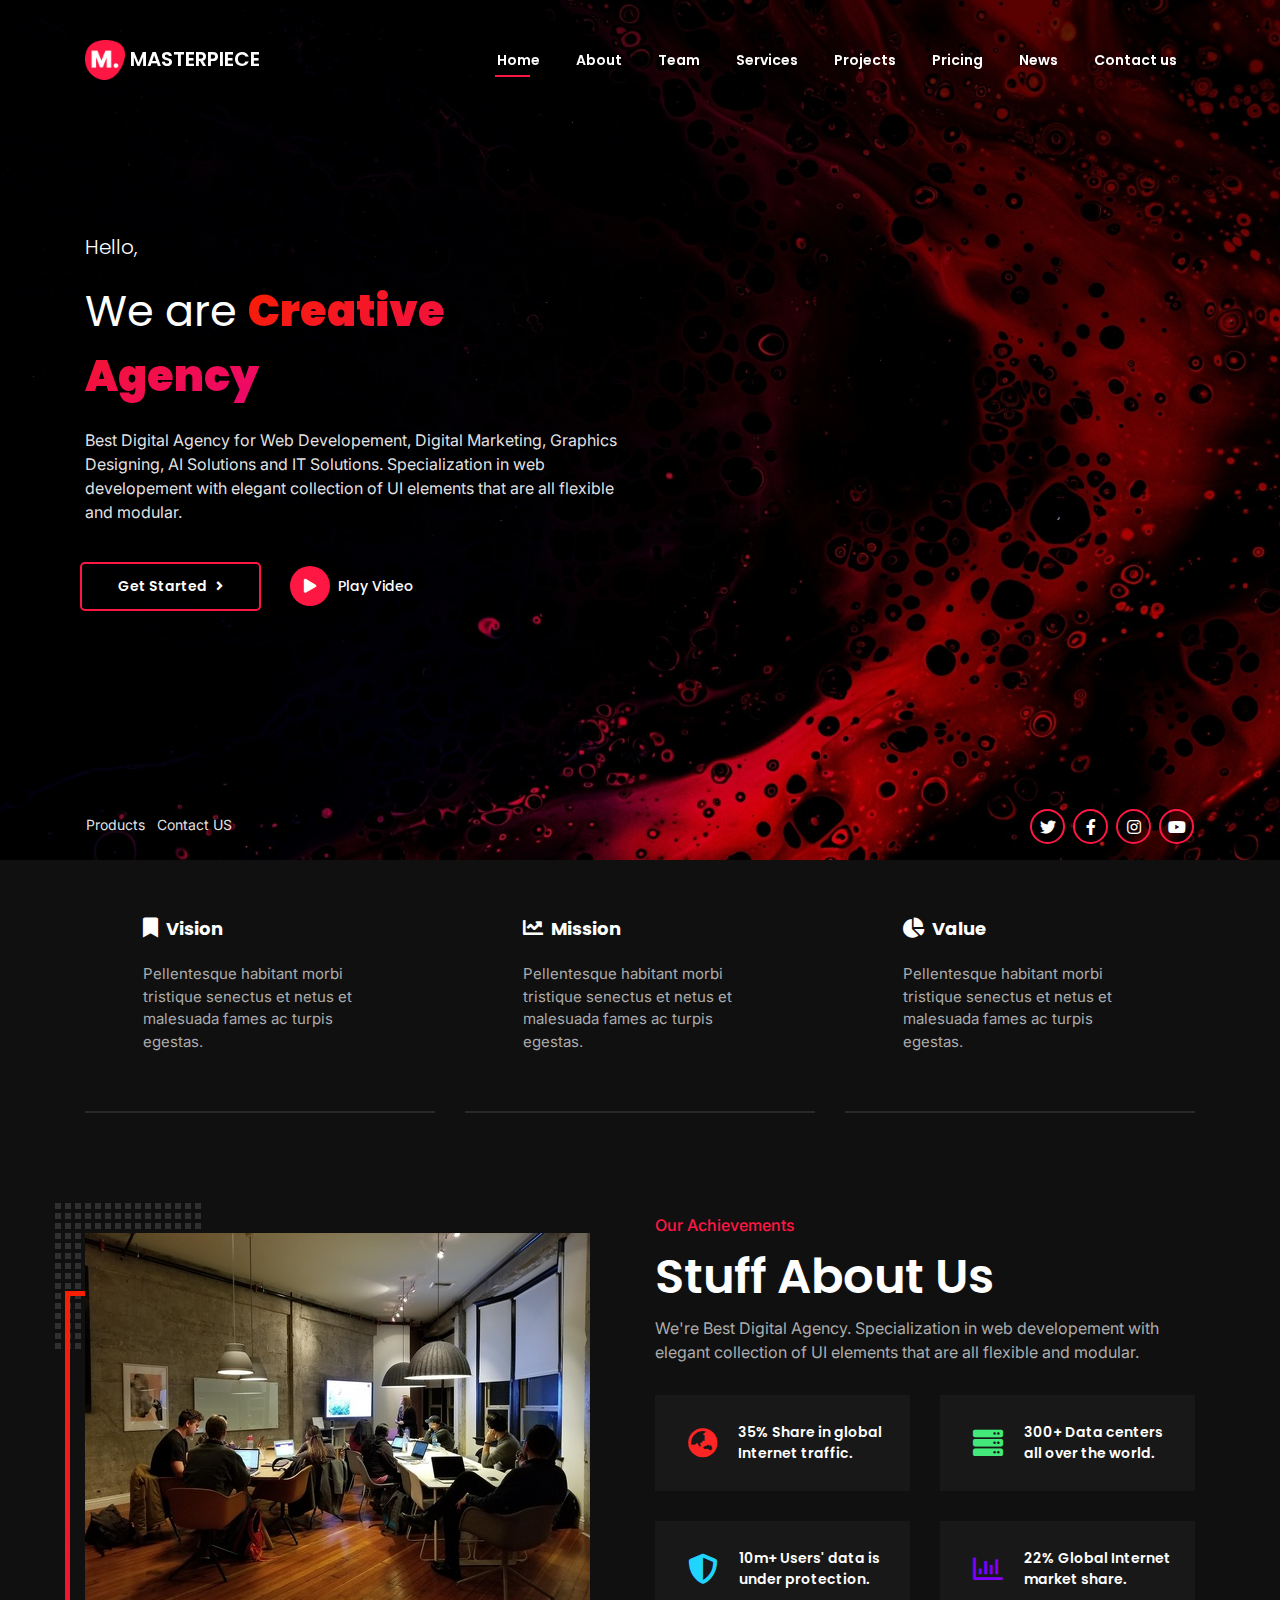
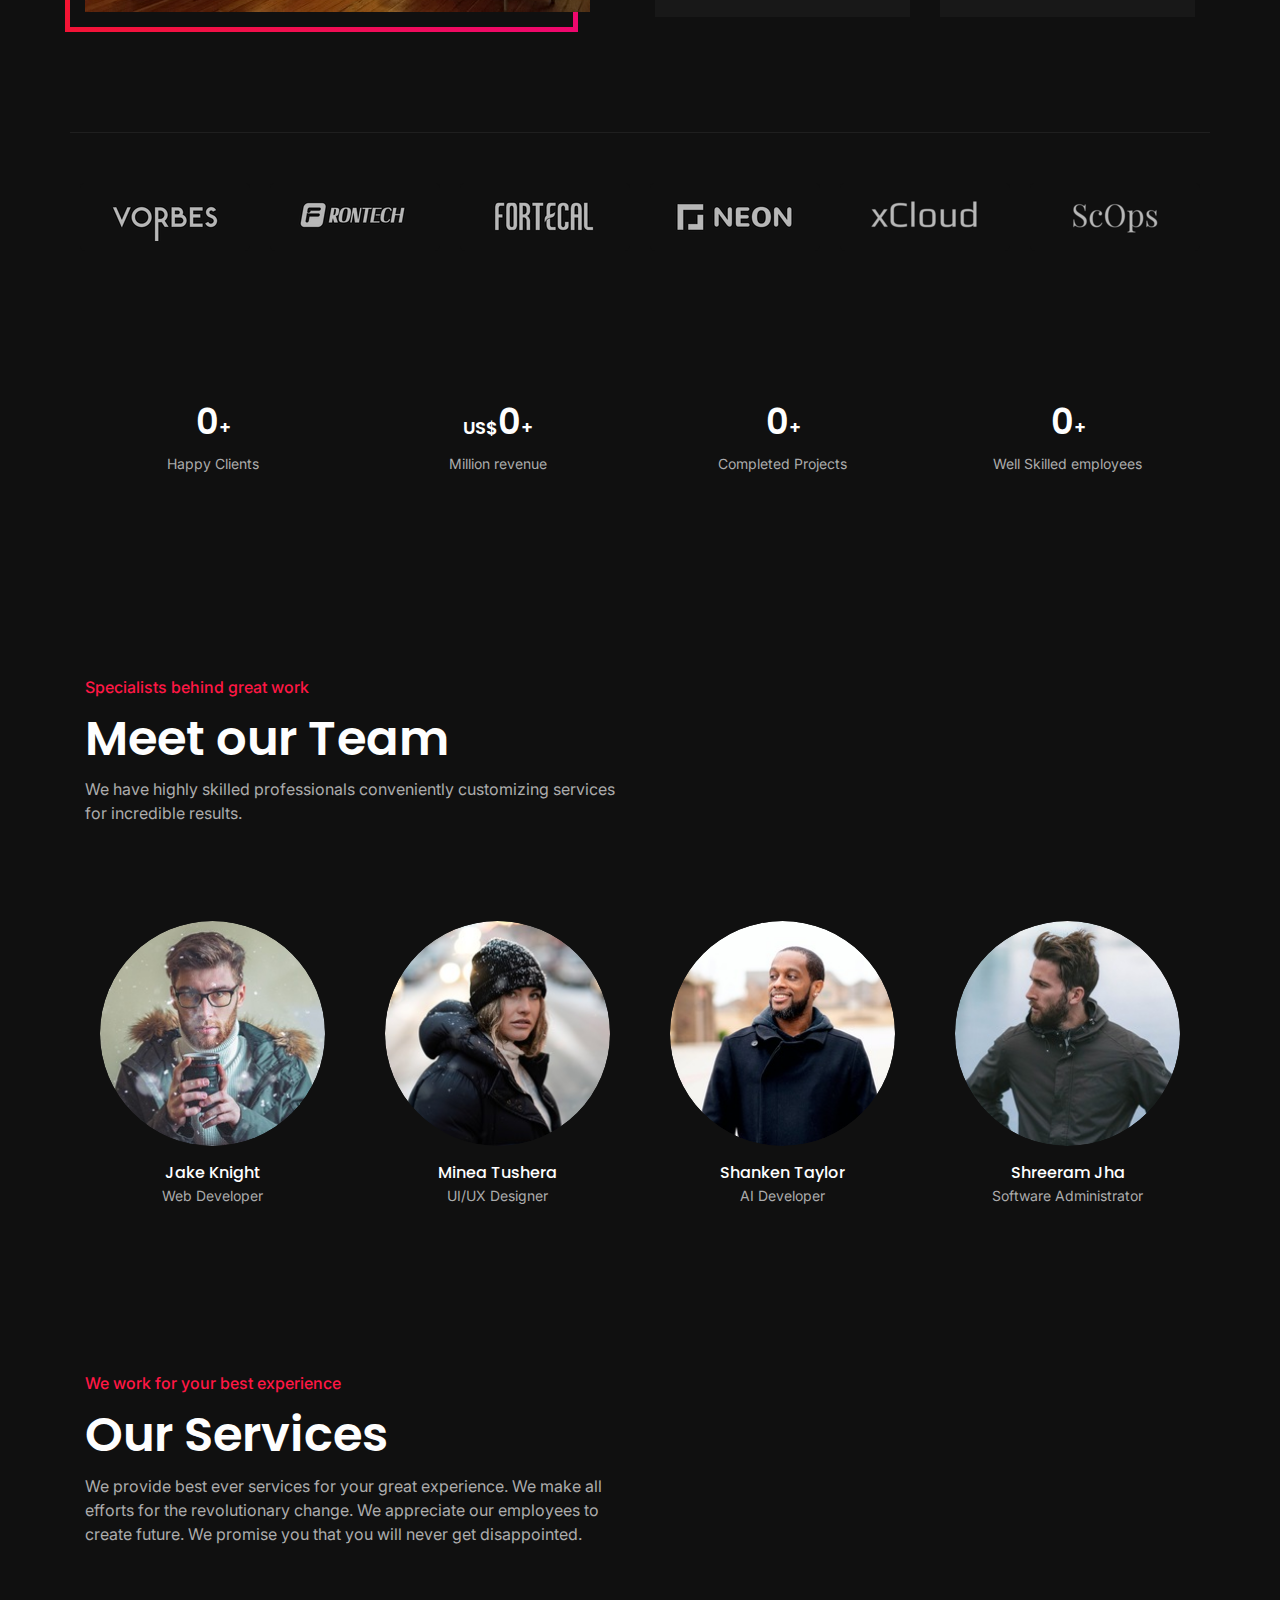
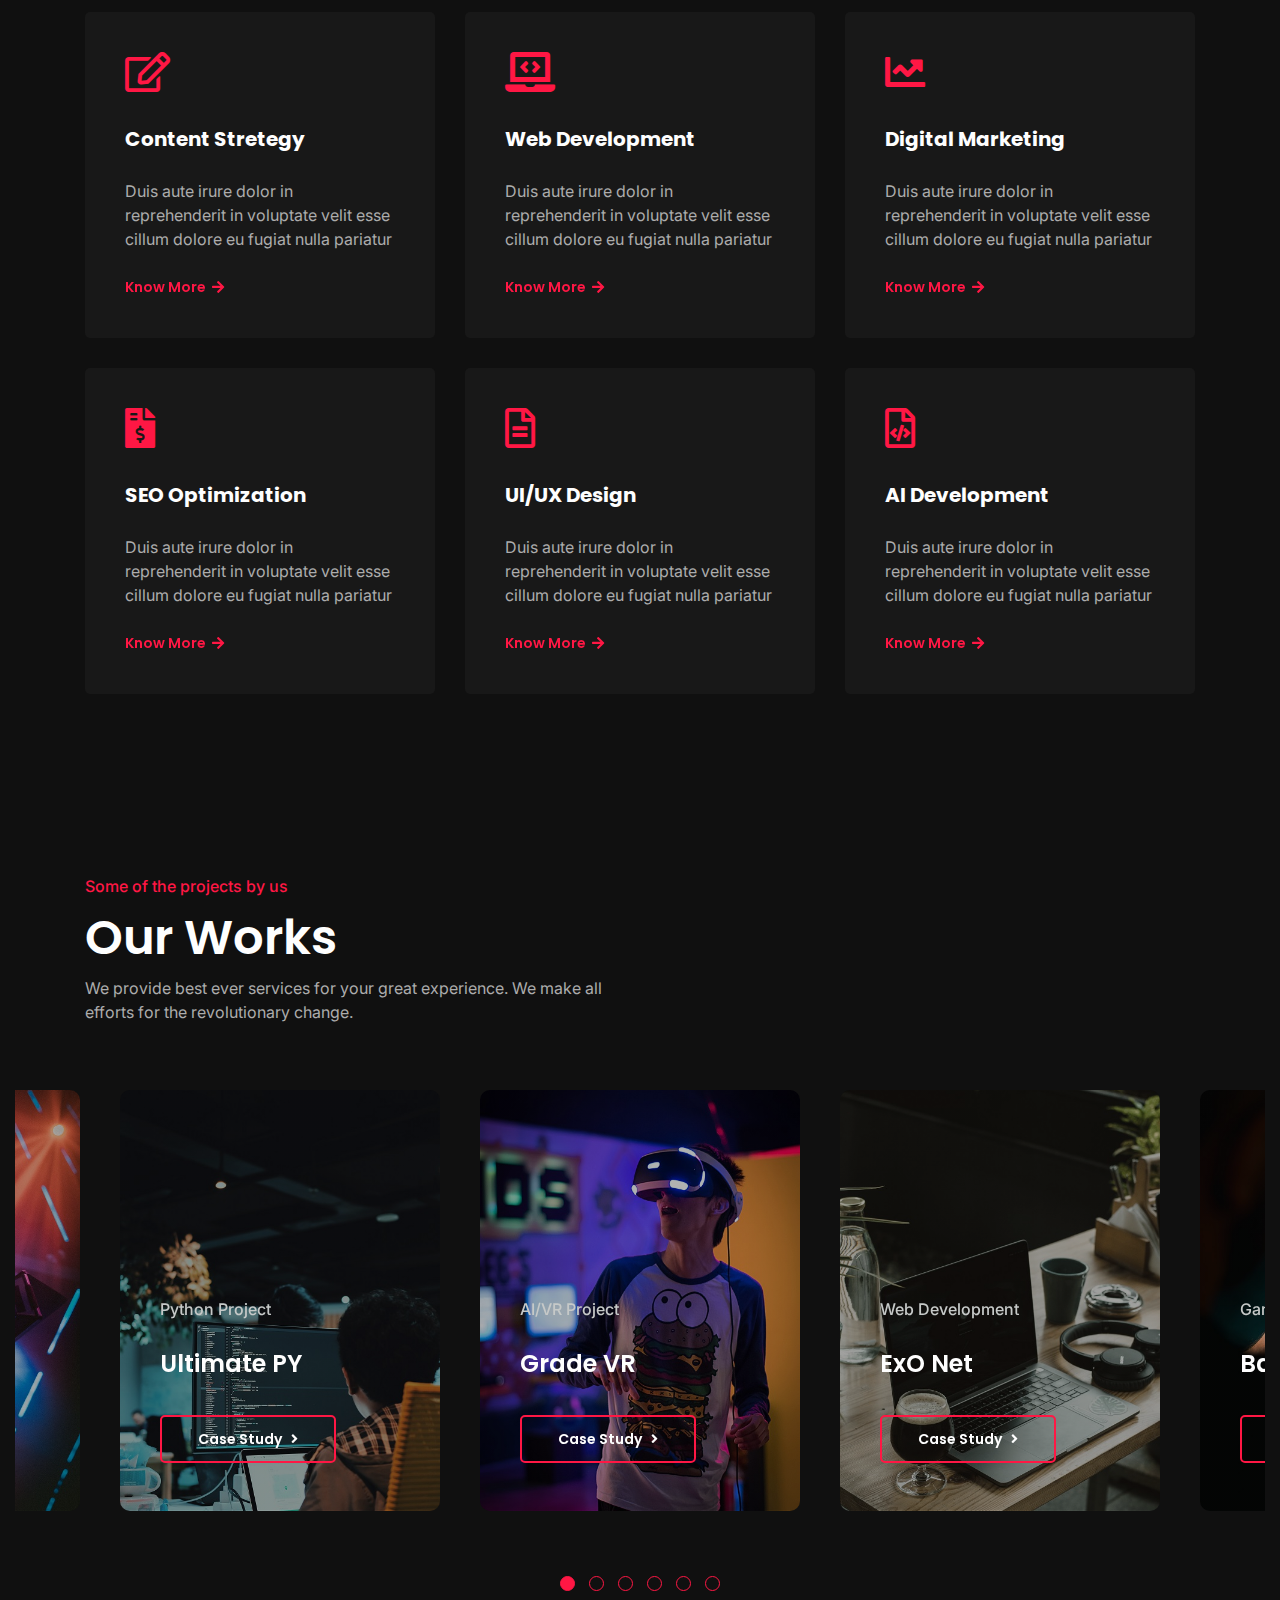
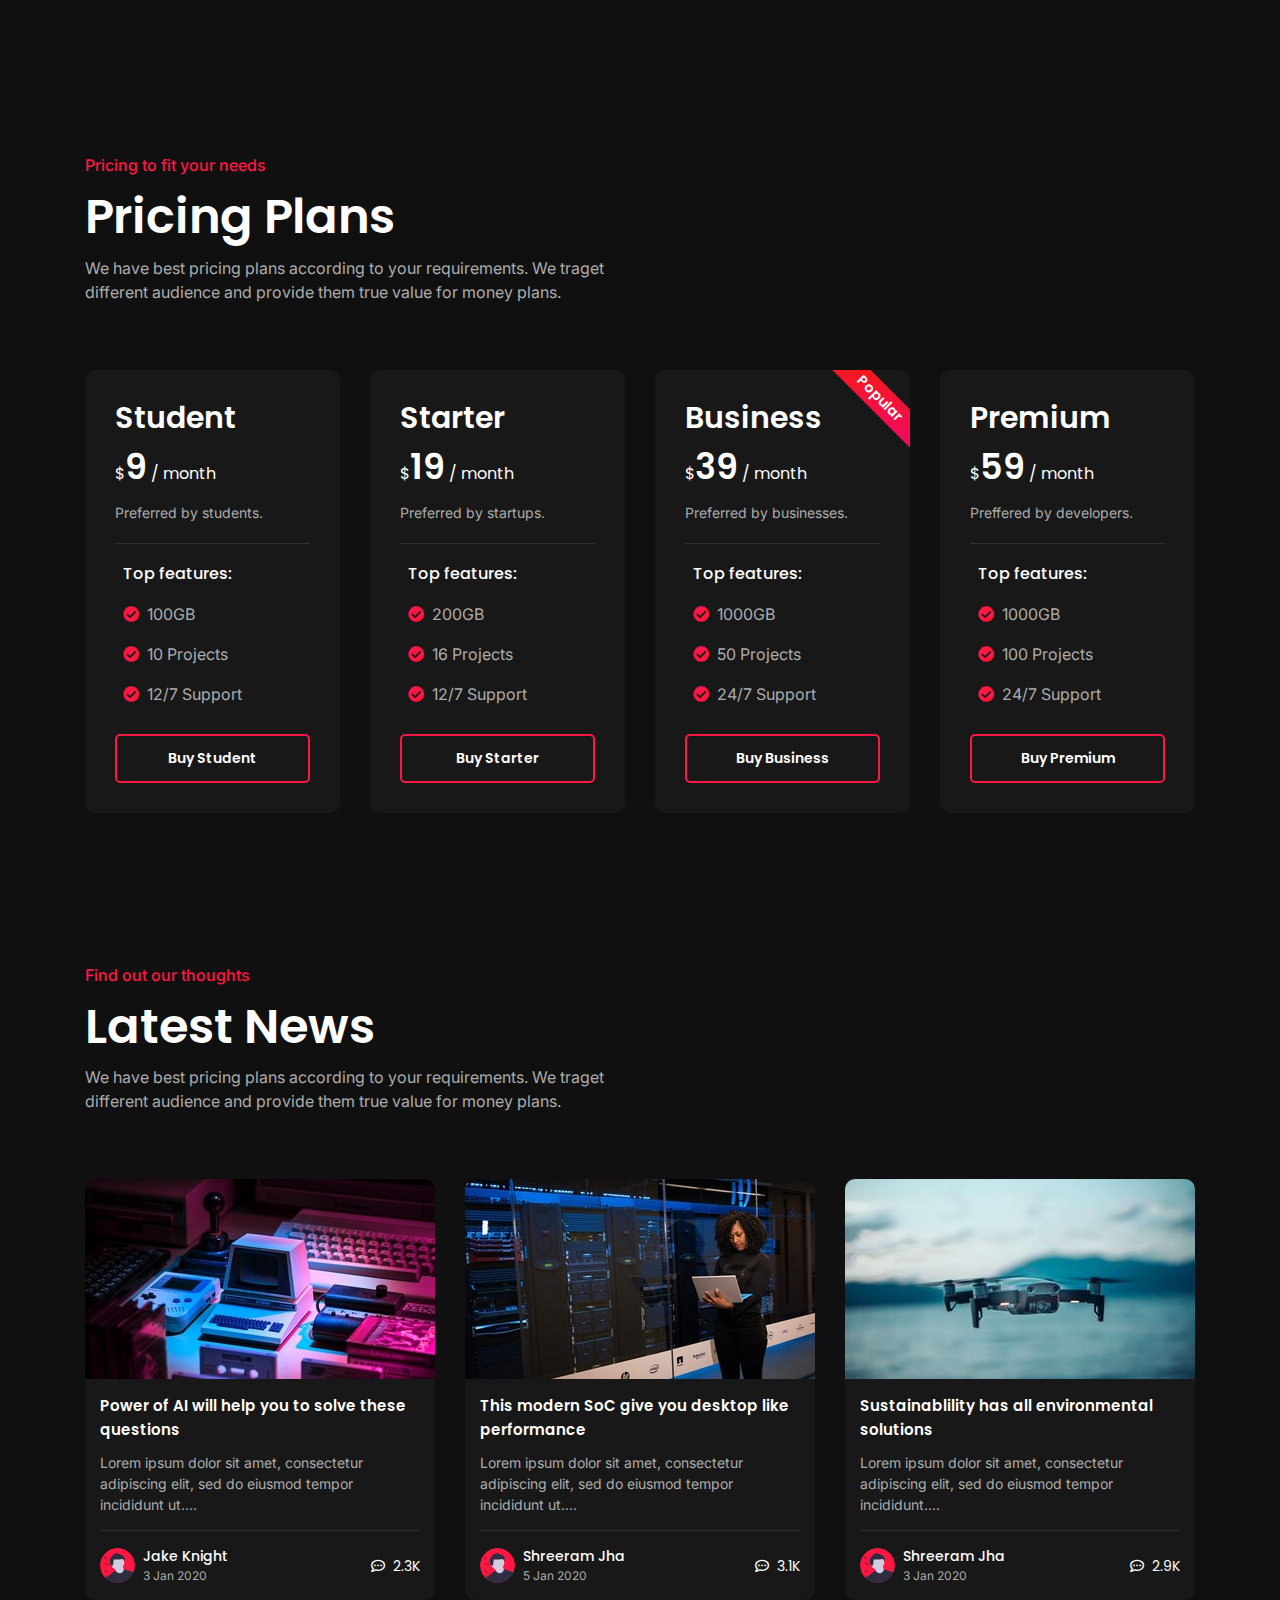
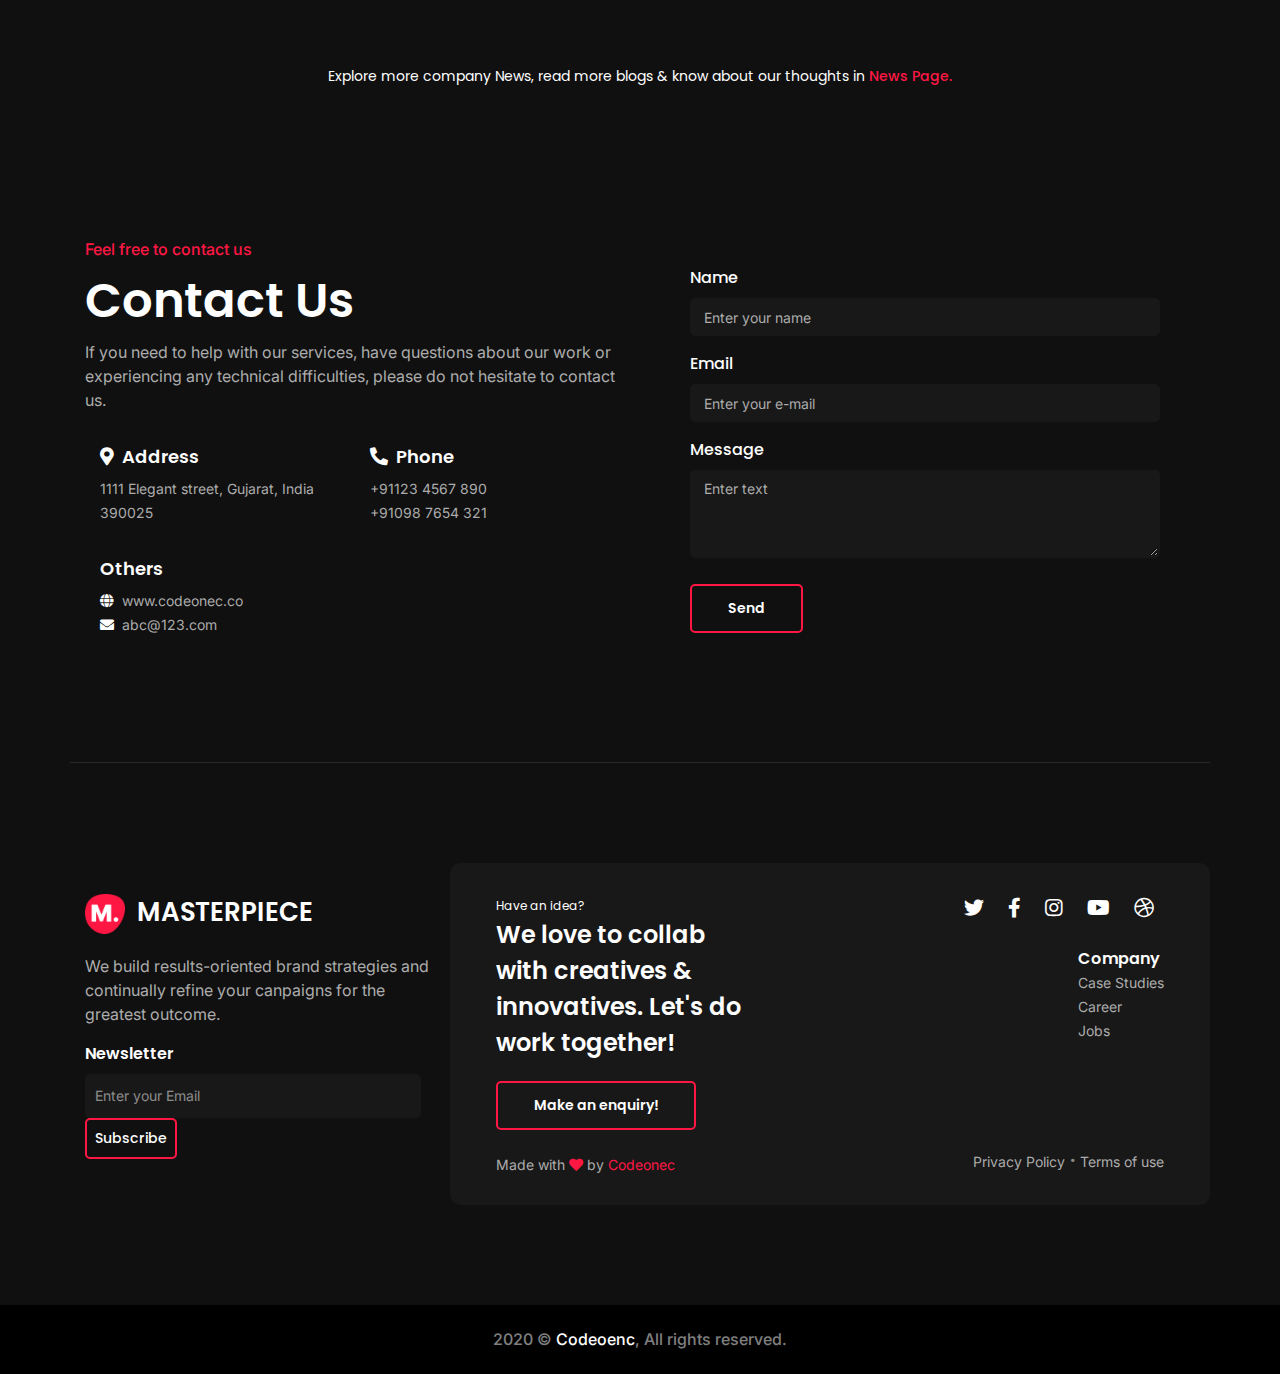
<file: index.html>
<!DOCTYPE html>
<html lang="en">
	<head>
		<!-- Title -->
		<title>Masterpiece</title>

		<!-- Meta Tags -->
		<meta charset="utf-8">
	    <meta name="viewport" content="width=device-width, initial-scale=1, shrink-to-fit=no">
	    <!-- SEO Meta description -->
		<meta name="description"
		    content="MasterPiece digital agency template. Helps you easily create websites for your business, agency, marketing landing page template form promotion and many more.">
		<meta name="author" content="Codeonec">

		<!-- OG Meta Tags to improve the URL looks when you share the link on LinkedIn, Facebook, Google+ -->
	    <meta property="og:site_name" content=""/> <!-- website name -->
	    <meta property="og:site" content=""/> <!-- website link -->
	    <meta property="og:title" content=""/> <!-- title shown in the actual shared post -->
	    <meta property="og:description" content=""/> <!-- description shown in the actual shared post -->
	    <meta property="og:image" content=""/> <!-- image link, make sure it's jpg -->
	    <meta property="og:url" content=""/> <!-- where do you want your post to link to -->
	    <meta property="og:type" content="article"/>

	    <!-- Favicon Icon-->
		<link rel="icon" href="assets/images/logo.png" type="image/png" sizes="16x16">

	    <!-- Bootstrap CSS -->
		<link rel="stylesheet" href="assets/css/bootstrap.min.css">
		<!-- Main Stylesheet -->
		<link rel="stylesheet" type="text/css" href="assets/css/main.css">
		<!-- Owl Carousel CSS -->
		<link rel="stylesheet" type="text/css" href="assets/css/owl.carousel.min.css">
		<link rel="stylesheet" type="text/css" href="assets/css/owl.theme.default.min.css">
		<!-- Google Fonts -->
		<link rel="preconnect" href="https://fonts.googleapis.com">
		<link rel="preconnect" href="https://fonts.gstatic.com" crossorigin>
		<link href="https://fonts.googleapis.com/css2?family=Inter:wght@300;400;500;600;700;800&family=Poppins:wght@300;400;500;600;700;800&display=swap" rel="stylesheet">
		<!-- Font-awesome CSS -->
		<link href="assets/css/all.min.css" rel="stylesheet">
	</head>
	<body data-spy="scroll" data-target=".navbar" data-offset="50">

		<!--Start Preloader-->
		<div id="pre_loader">
			<div class="pre_cnt d-flex flex-wrap flex-row align-items-center">
				<span class="pre_spn">
					<span class="spinner-grow text-primary" role="status">	
					</span>
				</span>
			</div>
		</div>
		<!--End Preloader-->

		<!--Start Navbar-->
			<nav class="navbar navbar-expand-lg navbar-light fixed-top">
				<div class="container">
					<!--Logo-->
					<a class="navbar-brand" href="index.html"><img src="assets/images/logo.png" height="40" alt="logo">&nbsp;MASTERPIECE</a>

					<!--Mobile Toggle Button-->
					<button class="navbar-toggler" type="button" data-toggle="collapse" data-target="#navbarNav" aria-controls="navbarNav" aria-expanded="false" aria-label="Toggle navigation">
				   	 	<i class="fas fa-bars"></i>
				    </button>

				    <!--Links-->
				  	<div class="collapse navbar-collapse" id="navbarNav">
					    <ul class="navbar-nav ml-auto">
						    <li class="nav-item">
						      	<a class="nav-link" href="#cover">Home</a>
						    </li>
						    <li class="nav-item">
						       	<a class="nav-link" href="#introduction">About</a>
						    </li>
						    <li class="nav-item">
						       	<a class="nav-link" href="#team">Team</a>
						    </li>
						    <li class="nav-item">
						       	<a class="nav-link" href="#services">Services</a>
						    </li>
						    <li class="nav-item">
						       	<a class="nav-link" href="#projects">Projects</a>
						    </li>
						    <li class="nav-item">
						       	<a class="nav-link" href="#pricing">Pricing</a>
						    </li>
						    <li class="nav-item">
						      	<a class="nav-link" href="#news">News</a>
						    </li>
						    <li class="nav-item">
						       	<a class="nav-link" href="#contact">Contact us</a>
						    </li>
					    </ul>
				    </div>
				</div>
			</nav>
		<!--End Navbar-->

		<!--Start Content-->

		<!--Start cover-->
		<section id="cover">
			<div class="container cvr_cnt">
				<div class="row cvr_row">
					<div  class="col-lg-6 cvr-ttl align-self-center"  >
						<h5>Hello,</h5>
						<p class="cvr-title">We are <span class="cvr-title-tp">Creative Agency</span></p>
						<p class="cvr-body">Best Digital Agency for Web Developement, Digital Marketing, Graphics Designing, AI Solutions and IT Solutions. Specialization in web developement with elegant collection of UI elements that are all flexible and modular.</p>
						<div class="row cvr-btns d-flex flex-row flex-wrap align-items-center">
							<a href="#" class="button_main btn mb-3">Get Started&nbsp;&nbsp;&nbsp;<i class="fas fa-angle-right arrow_go"></i></a>
							<a href="#" class="btn gs-btn mb-3 ml-3"><i class="fas fa-play srr"></i>&nbsp;&nbsp;<span class="gs-txt">Play Video</span></a>
						</div>
					</div>
				</div>
				<div class="row">
					<div class="col-md-12 d-flex p-2 justify-content-between cvr-ftr align-items-center flex-wrap">
						<div class="p-2 ftr-pr d-flex flex-row justify-content-between">
							<a href="#">Products</a>&nbsp;&nbsp;&nbsp;
							<a href="#">Contact US</a>
						</div>
						<div class="p-2 ftr-sc d-flex flex-row justify-content-between">
							<a href="#" class=""><i class="fab fa-twitter"></i></a>
							<a href="#" class="ml-2"><i class="fab fa-facebook-f"></i></a>
							<a href="#" class="ml-2"><i class="fab fa-instagram"></i></a>
							<a href="#" class="ml-2"><i class="fab fa-youtube"></i></a>
						</div>
					</div>
				</div>
			</div>
		</section>
		<!--End Cover-->

		<!--Start Vision Mission Value-->
		<section id="vmv">
			<div class="container">
					<div class="row row_vmv"  >
						<div class="col-lg-4 vmv">
							<div class="vmv_cnt">
								<div class="p-2"><h6><i class="fas fa-bookmark"></i>&nbsp;&nbsp;Vision</h6></div>
								<div class="p-2">Pellentesque habitant morbi tristique senectus et netus et malesuada fames ac turpis egestas.</div>
							</div>
						</div>
						<div class="col-lg-4 vmv">
							<div class="vmv_cnt">
								<div class="p-2"><h6><i class="fas fa-chart-line"></i>&nbsp;&nbsp;Mission</h6></div>
								<div class="p-2"> Pellentesque habitant morbi tristique senectus et netus et malesuada fames ac turpis egestas.</div>
							</div>
						</div>
						<div class="col-lg-4 vmv">
							<div class="vmv_cnt">
								<div class="p-2"><h6><i class="fas fa-chart-pie"></i>&nbsp;&nbsp;Value</h6></div>
								<div class="p-2"> Pellentesque habitant morbi tristique senectus et netus et malesuada fames ac turpis egestas.</div>
							</div>
						</div>
					</div>
			</div>
		</section>
		<!--End Vision Mission Value-->

		<!--Start About-->

		<!--Start Introduction-->
		<section id="introduction">
			<div class="container">
				<div class="row justify-content-center icont">
					<div class="col-lg-6 col-md-12 in_img align-self-center">
						<img src="assets/images/about/about.jpg" class="img-fluid"   alt="in_img">
					</div>
					<div class="col-lg-6 col-md-12 align-items-center">
							<span class="sub_head">Our Achievements</span>
							<h2 class="s_head">Stuff About Us</h2>
	     					<p class="h_body">
	     						We're Best Digital Agency. Specialization in web developement with elegant collection of UI elements that are all flexible and modular.
	     					</p>
	     				<div class="row">
							<div class="icard col-sm-6">
								<div class="card c1">
									<div class="d-flex flex-row align-items-center h-100 crd_cnt"  >
										<div class="p-2">
											<div class="card-title"><i class="fas fa-globe-asia"></i></div>
										</div>
										<div class="crd_bdy">
					    					<p class="card-text">35% Share in global Internet traffic.</p>
					    				</div>
					    			</div>
			  					</div>
							</div>
			    			<div class="icard col-sm-6">
								<div class="card c2">
				  				  	<div class="d-flex flex-row align-items-center h-100 crd_cnt"  >
										<div class="p-2">
											<div class="card-title"><i class="fas fa-server"></i></div>
										</div>
										<div class="crd_bdy">
					    					<p class="card-text">300+ Data centers all over the world.</p>
					    				</div>
					    			</div>
			  					</div>
							</div>
							<div class="icard col-sm-6">
								<div class="card c3">
									<div class="d-flex flex-row align-items-center h-100 crd_cnt"  >
										<div class="p-2">
											<div class="card-title"><i class="fas fa-shield-alt"></i></div>
										</div>
										<div class="crd_bdy">
					    					<p class="card-text">10m+ Users' data is under protection.</p>
					    				</div>
					    			</div>
			  					</div>
							</div>
							<div class="icard col-sm-6">
								<div class="card c4">
				  				  	<div class="d-flex flex-row align-items-center h-100 crd_cnt"  >
										<div class="p-2">
											<div class="card-title"><i class="far fa-chart-bar"></i></div>
										</div>
										<div class="crd_bdy">
					    					<p class="card-text">22% Global Internet market share.</p>
					    				</div>
					    			</div>
			  					</div>
							</div>
						</div>
					</div>
				</div>
			</div>			
		</section>
		<!--End Introduction-->
 	
		<!--Start Brand area-->
		<div id="brand-area">
			<div class="container">
				<div class="row brcnt">
					<div class="col-lg-2 col-md-4 col-sm-4 col-6 brnd_img">
						<div class="brnd">	
							<img src="assets/images/partners/br1.png" class="img-fluid" alt="brand">
						</div>
					</div>
					<div class="col-lg-2 col-md-4 col-sm-4 col-6 brnd_img">
						<div class="brnd">	
							<img src="assets/images/partners/br2.png" class="img-fluid" alt="brand">
						</div>
					</div>
					<div class="col-lg-2 col-md-4 col-sm-4 col-6 brnd_img">
						<div class="brnd">	
							<img src="assets/images/partners/br3.png" class="img-fluid" alt="brand">
						</div>
					</div>
					<div class="col-lg-2 col-md-4 col-sm-4 col-6 brnd_img">
						<div class="brnd">	
							<img src="assets/images/partners/br4.png" class="img-fluid" alt="brand">
						</div>
					</div>
					<div class="col-lg-2 col-md-4 col-sm-4 col-6 brnd_img">
						<div class="brnd">	
							<img src="assets/images/partners/br5.png" class="img-fluid" alt="brand">
						</div>
					</div>
					<div class="col-lg-2 col-md-4 col-sm-4 col-6 brnd_img">
						<div class="brnd">	
							<img src="assets/images/partners/br6.png" class="img-fluid" alt="brand">
						</div>
					</div>
				</div>
			</div>
		</div>
		<!--End Brand Area-->

		<!--Start Counter Section-->
		<section id="counter_up">
			<div class="container">
				<div class="row">
					<div class="col-lg-3 col-md-3 col-xs-6 text-center cocnt">
						<h3><span class="count counter" data-count="3000">0</span><span class="count_txt">+</span></h3>
						<span class="count_bdy">Happy Clients</span>
					</div>
					<div class="col-lg-3 col-md-3 col-xs-6 text-center cocnt">
						<h3><span class="count_txt">US$</span><span class="count counter" data-count="40">0</span><span class="count_txt">+</span></h3>
						<span class="count_bdy">Million revenue</span>
					</div>
					<div class="col-lg-3 col-md-3 col-xs-6 text-center cocnt">
						<h3><span class="count counter" data-count="5000">0</span><span class="count_txt">+</span></h3>
						<span class="count_bdy">Completed Projects</span>
					</div>
					<div class="col-lg-3 col-md-3 col-xs-6 text-center cocnt">
						<h3><span class="count counter" data-count="1000">0</span><span class="count_txt">+</span></h3>
						<span class="count_bdy">Well Skilled employees</span>
					</div>
				</div>
			</div>
		</section>
		<!--End Counter Section-->

		<!--End About-->

		<!--Start Team Secr=tion-->
		<section id="team">
			<div class="container">
				<div class="row">
					<div class="col-lg-6 col-md-12 cnt_head">
						<span class="sub_head">Specialists behind great work</span>
						<h2 class="s_head">Meet our Team</h2>
						<p class="h_body">We have highly skilled professionals conveniently customizing services for incredible results.</p>
					</div>
				</div>
			</div>
			<div class="container">
				<div class="row team_cnt">
					<div class="col-lg-3 col-md-6 col-sm-6 team_crd">
						<div class="card">
							<div class="team_img_cnt">
								<img src="assets/images/team/team1.jpg" class="img-fluid rounded-circle mx-auto mb-3" height="400" width="400" alt="member">
								<div class="m_sci">
									<div class="d-flex justify-content-around align-items-center h-100">
										<a href="#" class="p-2"><i class="fab fa-twitter"></i></a>
										<a href="#" class="p-2"><i class="fab fa-facebook-f"></i></a>
										<a href="#" class="p-2"><i class="fab fa-instagram"></i></a>
										<a href="#" class="p-2"><i class="fab fa-dribbble"></i></a>
									</div>
								</div>
							</div>
							<div class="m_name text-center">Jake Knight</div>
							<div class="m_dsc text-center">Web Developer</div>
						</div>
					</div>
					<div class="col-lg-3 col-md-6 col-sm-6 team_crd">
						<div class="card">
							<div class="team_img_cnt">
								<img src="assets/images/team/team2.jpg" class="img-fluid rounded-circle mx-auto mb-3" height="400" width="400" alt="member">
								<div class="m_sci">
									<div class="d-flex justify-content-around align-items-center h-100">
										<a href="#" class="p-2"><i class="fab fa-twitter"></i></a>
										<a href="#" class="p-2"><i class="fab fa-facebook-f"></i></a>
										<a href="#" class="p-2"><i class="fab fa-instagram"></i></a>
										<a href="#" class="p-2"><i class="fab fa-dribbble"></i></a>
									</div>
								</div>
							</div>
							<div class="m_name text-center">Minea Tushera</div>
							<div class="m_dsc text-center">UI/UX Designer</div>
						</div>
					</div>
					<div class="col-lg-3 col-md-6 col-sm-6 team_crd">
						<div class="card">
							<div class="team_img_cnt">
								<img src="assets/images/team/team3.jpg" class="img-fluid rounded-circle mx-auto mb-3" height="400" width="400" alt="member">
								<div class="m_sci">
									<div class="d-flex justify-content-around align-items-center h-100">
										<a href="#" class="p-2"><i class="fab fa-twitter"></i></a>
										<a href="#" class="p-2"><i class="fab fa-facebook-f"></i></a>
										<a href="#" class="p-2"><i class="fab fa-instagram"></i></a>
										<a href="#" class="p-2"><i class="fab fa-dribbble"></i></a>
									</div>
								</div>
							</div>
							<div class="m_name text-center">Shanken Taylor</div>
							<div class="m_dsc text-center">AI Developer</div>
						</div>
					</div>
					<div class="col-lg-3 col-md-6 col-sm-6 team_crd">
						<div class="card">
							<div class="team_img_cnt">
								<img src="assets/images/team/team4.jpg" class="img-fluid rounded-circle mx-auto mb-3" height="400" width="400" alt="member">
								<div class="m_sci">
									<div class="d-flex justify-content-around align-items-center h-100">
										<a href="#" class="p-2"><i class="fab fa-twitter"></i></a>
										<a href="#" class="p-2"><i class="fab fa-facebook-f"></i></a>
										<a href="#" class="p-2"><i class="fab fa-instagram"></i></a>
										<a href="#" class="p-2"><i class="fab fa-dribbble"></i></a>
									</div>
								</div>
							</div>
							<div class="m_name text-center">Shreeram Jha</div>
							<div class="m_dsc text-center">Software Administrator</div>
						</div>
					</div>
				</div>
			</div>
		</section>
		<!--End Team Section-->

		<!--Start Services Section-->
		<section id="services">
			<div class="container">
				<div class="row">
					<div class="col-lg-6 col-md-12 cnt_head"  >
						<span class="sub_head">We work for your best experience</span>
						<h2 class="s_head">Our Services</h2>
						<p class="h_body">We provide best ever services for your great experience. We make all efforts for the revolutionary change. We appreciate our employees to create future. We promise you that you will never get disappointed.</p>
					</div>
				</div>
				<div class="row ser_cnt">
					<div class="col-lg-4 col-md-12 col-xs-12 serv">
						<div class="card">
							<span class="ser_ico"><i class="far fa-edit"></i></span>
							<span class="ser_ttl">Content Stretegy</span>
							<p class="ser_dsc card-text">Duis aute irure dolor in reprehenderit in voluptate velit esse cillum dolore eu fugiat nulla pariatur</p>
							<a href="service_single.html" class="ser_lnk">Know More&nbsp;&nbsp;<i class="fas fa-arrow-right"></i></a>
						</div>
					</div>
					<div class="col-lg-4 col-md-12 col-xs-12 serv">
						<div class="card">
							<span class="ser_ico"><i class="fas fa-laptop-code"></i></span>								
							<span class="ser_ttl">Web Development</span>
							<p class="ser_dsc card-text">Duis aute irure dolor in reprehenderit in voluptate velit esse cillum dolore eu fugiat nulla pariatur</p>
							<a href="service_single.html" class="ser_lnk">Know More&nbsp;&nbsp;<i class="fas fa-arrow-right"></i></a>
						</div>
					</div>
					<div class="col-lg-4 col-md-12 col-xs-12 serv">
						<div class="card">
							<span class="ser_ico"><i class="fas fa-chart-line"></i></span>
							<span class="ser_ttl">Digital Marketing</span>
							<p class="ser_dsc card-text">Duis aute irure dolor in reprehenderit in voluptate velit esse cillum dolore eu fugiat nulla pariatur</p>
							<a href="#" class="ser_lnk">Know More&nbsp;&nbsp;<i class="fas fa-arrow-right"></i></a>
						</div>
					</div>
					<div class="col-lg-4 col-md-12 col-xs-12 serv">
						<div class="card">
							<span class="ser_ico"><i class="fas fa-file-invoice-dollar"></i></span>
							<span class="ser_ttl">SEO Optimization</span>
							<p class="ser_dsc card-text">Duis aute irure dolor in reprehenderit in voluptate velit esse cillum dolore eu fugiat nulla pariatur</p>
							<a href="service_single.html" class="ser_lnk">Know More&nbsp;&nbsp;<i class="fas fa-arrow-right"></i></a>
						</div>
					</div>
					<div class="col-lg-4 col-md-12 col-xs-12 serv">
						<div class="card">
							<span class="ser_ico"><i class="far fa-file-alt"></i></span>
							<span class="ser_ttl">UI/UX Design</span>
							<p class="ser_dsc card-text">Duis aute irure dolor in reprehenderit in voluptate velit esse cillum dolore eu fugiat nulla pariatur</p>
							<a href="service_single.html" class="ser_lnk">Know More&nbsp;&nbsp;<i class="fas fa-arrow-right"></i></a>
						</div>
					</div>
					<div class="col-lg-4 col-md-12 col-xs-12 serv">
						<div class="card">
							<span class="ser_ico"><i class="far fa-file-code"></i></span>
							<span class="ser_ttl">AI Development</span>
							<p class="ser_dsc card-text">Duis aute irure dolor in reprehenderit in voluptate velit esse cillum dolore eu fugiat nulla pariatur</p>
							<a href="service_single.html" class="ser_lnk">Know More&nbsp;&nbsp;<i class="fas fa-arrow-right"></i></a>
						</div>
					</div>
				</div>
			</div>
		</section>
		<!--End Services Section-->

		<!--Start Project Section-->
		<section id="projects">
			<div class="container">
				<div class="row">
					<div class="col-lg-6 col-md-12 cnt_head"  >
						<span class="sub_head">Some of the projects by us</span>
						<h2 class="s_head">Our Works</h2>
						<p class="h_body">We provide best ever services for your great experience. We make all efforts for the revolutionary change.</p>
					</div>
				</div>
			</div>
			<div class="container-fluid">
				<div class="row">
					<div class="col-lg-12">
						<div class="owl-carousel owl-theme pr_cnt">
							<div class="item" style="background:linear-gradient(0deg,rgba(0,0,0,0.3),rgba(0,0,0,0.3)),url(assets/images/projects/p3.jpg); background-size: cover; background-position: center; width: 320px;">
						    	<div class="pr_obj">
						    		<div class="p-3 pr_main">
						    			<div class="pr_subhead">AI/VR Project</div>
						    			<div class="pr_head">Grade VR</div>	
						    			<div class="pr_lnk"><a href="project_single.html" class="button_main">Case Study&nbsp;&nbsp;&nbsp;<i class="fas fa-angle-right arrow_go"></i></a></div>						    		
						    		</div>
						    	</div>
						    </div>
							<div class="item" style="background:linear-gradient(0deg,rgba(0,0,0,0.3),rgba(0,0,0,0.3)),url(assets/images/projects/p6.jpg); background-size: cover; background-position: center; width: 320px;">
						    	<div class="pr_obj">
						    		<div class="p-3 pr_main">
						    			<div class="pr_subhead">Web Development</div>
						    			<div class="pr_head">ExO Net</div>	
						    			<div class="pr_lnk"><a href="project_single.html" class="button_main">Case Study&nbsp;&nbsp;&nbsp;<i class="fas fa-angle-right arrow_go"></i></a></div>
						    		</div>
						    	</div>
						    </div>
						    <div class="item" style="background:linear-gradient(0deg,rgba(0,0,0,0.3),rgba(0,0,0,0.3)),url(assets/images/projects/p1.jpg); background-size: cover; background-position: center; width: 320px;">
						    	<div class="pr_obj">
						    		<div class="p-3 pr_main">
						    			<div class="pr_subhead">Gaming & Utility</div>
						    			<div class="pr_head">BaseXamp</div>
						    			<div class="pr_lnk"><a href="project_single.html" class="button_main">Case Study&nbsp;&nbsp;&nbsp;<i class="fas fa-angle-right arrow_go"></i></a></div>
						    		</div>
						    	</div>
						    </div>
						    <div class="item" style="background:linear-gradient(0deg,rgba(0,0,0,0.3),rgba(0,0,0,0.3)),url(assets/images/projects/p2.jpg); background-size: cover; background-position: center; width: 320px;">
						    	<div class="pr_obj">
						    		<div class="p-3 pr_main">
						    			<div class="pr_subhead">Computing Research</div>
						    			<div class="pr_head">Right Wireframes</div>
						    			<div class="pr_lnk"><a href="project_single.html" class="button_main">Case Study&nbsp;&nbsp;&nbsp;<i class="fas fa-angle-right arrow_go"></i></a></div>						    		
						    		</div>
						    	</div>
						    </div>
						    <div class="item" style="background:linear-gradient(0deg,rgba(0,0,0,0.3),rgba(0,0,0,0.3)),url(assets/images/projects/p4.jpg); background-size: cover; background-position: center; width: 320px;">
						    	<div class="pr_obj">
						    		<div class="p-3 pr_main">
						    			<div class="pr_subhead">AI Development</div>
						    			<div class="pr_head">Dynamic Media</div>
						    			<div class="pr_lnk"><a href="project_single.html" class="button_main">Case Study&nbsp;&nbsp;&nbsp;<i class="fas fa-angle-right arrow_go"></i></a></div>						    		
						    		</div>
						    	</div>
						    </div>
						    <div class="item" style="background:linear-gradient(0deg,rgba(0,0,0,0.3),rgba(0,0,0,0.3)),url(assets/images/projects/p5.jpg); background-size: cover; background-position: center; width: 320px;">
						    	<div class="pr_obj">
						    		<div class="p-3 pr_main">
						    			<div class="pr_subhead">Python Project</div>
						    			<div class="pr_head">Ultimate PY</div>	
						    			<div class="pr_lnk"><a href="project_single.html" class="button_main">Case Study&nbsp;&nbsp;&nbsp;<i class="fas fa-angle-right arrow_go"></i></a></div>
						    		</div>
						    	</div>
						    </div>
						</div>
					</div>
				</div>
			</div>
		</section>
		<!--End Project Section-->
	
		<!--Start Pricing Section-->
		<section id="pricing">
			<div class="container">
				<div class="row">
					<div class="col-lg-6 col-md-12 cnt_head"  >
						<span class="sub_head">Pricing to fit your needs</span>
						<h2 class="s_head">Pricing Plans</h2>
						<p class="h_body">We have best pricing plans according to your requirements. We traget different audience and provide them true value for money plans.</p>
					</div>
				</div>
				<div class="row pricing_container">
					<div class="col-lg-3 col-md-6 col-sm-6 pricing_section">
						<div class="card pricing_plan">
							<h1 class="pl_head">Student</h1>
							<div class="price">
								<span class="pr1">$</span><span class="pr2">9</span>
								<span class="pr3">/ month</span><br/>
								<div class="pr4">Preferred by students.</div>
							</div>
							<div class="d-flex flex-column pl_ftr">
								<div class="p-2 pl_ftr_hd">Top features:</div>
								<div class="p-2 feature"><i class="fas fa-check-circle"></i>&nbsp;&nbsp;100GB</div>
								<div class="p-2 feature"><i class="fas fa-check-circle"></i>&nbsp;&nbsp;10 Projects</div>
								<div class="p-2 feature"><i class="fas fa-check-circle"></i>&nbsp;&nbsp;12/7 Support</div>
							</div>
							<a href="#" class="button_main">Buy Student</a>
						</div>
					</div>	
					<div class="col-lg-3 col-md-6 col-sm-6 pricing_section">
						<div class="card pricing_plan">
							<h1 class="pl_head">Starter</h1>
							<div class="price">
								<span class="pr1">$</span><span class="pr2">19</span>
								<span class="pr3">/ month</span><br/>
								<div class="pr4">Preferred by startups.</div>
							</div>
							<div class="d-flex flex-column pl_ftr">
								<div class="p-2 pl_ftr_hd">Top features:</div>
								<div class="p-2 feature"><i class="fas fa-check-circle"></i>&nbsp;&nbsp;200GB</div>
								<div class="p-2 feature"><i class="fas fa-check-circle"></i>&nbsp;&nbsp;16 Projects</div>
								<div class="p-2 feature"><i class="fas fa-check-circle"></i>&nbsp;&nbsp;12/7 Support</div>
							</div>
							<a href="#" class="button_main">Buy Starter</a>
						</div>
					</div>
					<div class="col-lg-3 col-md-6 col-sm-6 pricing_section">
						<div class="card pricing_plan special">
							<h1 class="pl_head">Business</h1>
							<div class="price">
								<span class="pr1">$</span><span class="pr2">39</span>
								<span class="pr3">/ month</span><br/>
								<div class="pr4">Preferred by businesses.</div>
							</div>
							<div class="d-flex flex-column pl_ftr">
								<div class="p-2 pl_ftr_hd">Top features:</div>
								<div class="p-2 feature"><i class="fas fa-check-circle"></i>&nbsp;&nbsp;1000GB</div>
								<div class="p-2 feature"><i class="fas fa-check-circle"></i>&nbsp;&nbsp;50 Projects</div>
								<div class="p-2 feature"><i class="fas fa-check-circle"></i>&nbsp;&nbsp;24/7 Support</div>
							</div>
							<a href="#" class="button_main">Buy Business</a>
						</div>
					</div>
					<div class="col-lg-3 col-md-6 col-sm-6 pricing_section">
						<div class="card pricing_plan">
							<h1 class="pl_head">Premium</h1>
							<div class="price">
								<span class="pr1">$</span><span class="pr2">59</span>
								<span class="pr3">/ month</span><br/>
								<div class="pr4">Preffered by developers.</div>
							</div>
							<div class="d-flex flex-column pl_ftr">
								<div class="p-2 pl_ftr_hd">Top features:</div>
								<div class="p-2 feature"><i class="fas fa-check-circle"></i>&nbsp;&nbsp;1000GB</div>
								<div class="p-2 feature"><i class="fas fa-check-circle"></i>&nbsp;&nbsp;100 Projects</div>
								<div class="p-2 feature"><i class="fas fa-check-circle"></i>&nbsp;&nbsp;24/7 Support</div>
							</div>
							<a href="#" class="button_main">Buy Premium</a>
						</div>
					</div>
				</div>
			</div>
		</section>
		<!--End Pricing Section-->
		
		<!--Start News Section-->
		<section id="news">
			<div class="container">
				<div class="row">
					<div class="col-lg-6 col-md-12 cnt_head"   >
						<span class="sub_head">Find out our thoughts</span>
						<h2 class="s_head">Latest News</h2>
						<p class="h_body">We have best pricing plans according to your requirements. We traget different audience and provide them true value for money plans.</p>
					</div>
				</div>
				<div class="row">
					<div class="col-lg-4 col-md-6 col-sm-12 bl_sec mb-3">
						<div class="card">
							<div class="bl_img"><a href="blog_full.html"><img src="assets/images/news/B1.jpg" class="img-fluid" alt="thumb"></a></div>
							<div class="bl_body">
								<div class="bl_main">
								    <span class="bl_title"><a href="blog_article.html">Power of AI will help you to solve these questions</a></span><br/>
								    <p class="bl_text">Lorem ipsum dolor sit amet, consectetur adipiscing elit, sed do eiusmod tempor incididunt ut....</p>
								</div>
							    <div class="bl_ftr d-flex justify-content-between align-items-center">
									<a href="#" class="ln1 d-flex align-items-center">
										<span class="lns1">
											<img src="assets/images/news/user-thumbnail.svg" class="image-fluid rounded-circle usr_img" height="35" width="35" alt="user">
										</span>
										&nbsp;&nbsp;
										<div class="lns2">
											<span class="usr_name">Jake Knight</span>
											<span class="usr_date">3 Jan 2020</span>
										</div>	
									</a>
									<a href="#" class="ln2"><span class="usr_cmt"><i class="far fa-comment-dots"></i>&nbsp;&nbsp;2.3K</span></a>
								</div>
							</div>

						</div>				
					</div>
					<div class="col-lg-4 col-md-6 col-sm-12 bl_sec mb-3">
						<div class="card">
							<div class="bl_img"><a href="blog_full.html"><img src="assets/images/news/B2.jpg" class="img-fluid" alt="thumb"></a></div>
							<div class="bl_body">
								<div class="bl_main">
								    <span class="bl_title"><a href="blog_article.html">This modern SoC give you desktop like performance</a></span><br/>
								    <p class="bl_text">Lorem ipsum dolor sit amet, consectetur adipiscing elit, sed do eiusmod tempor incididunt ut....</p>  
								</div>
								<div class="bl_ftr d-flex justify-content-between align-items-center">
									<a href="#" class="ln1 d-flex align-items-center">
										<span class="lns1">
											<img src="assets/images/news/user-thumbnail.svg" class="image-fluid rounded-circle usr_img" height="35" width="35" alt="user">
										</span>
										&nbsp;&nbsp;
										<div class="lns2">
											<span class="usr_name">Shreeram Jha</span>
											<span class="usr_date">5 Jan 2020</span>
										</div>	
									</a>
									<a href="#" class="ln2"><span class="usr_cmt"><i class="far fa-comment-dots"></i>&nbsp;&nbsp;3.1K</span></a>
								</div>
							    
							</div>
						</div>
					</div>
					<div class="col-lg-4 col-md-6 col-sm-12 bl_sec mb-3">
						<div class="card">
							<div class="bl_img"><a href="blog_full.html"><img src="assets/images/news/B3.jpg" class="img-fluid" alt="thumb"></a></div>
							<div class="bl_body">
								<div class="bl_main">
								    <span class="bl_title"><a href="blog_article.html">Sustainablility has all environmental solutions</a></span><br/>
								    <p class="bl_text">Lorem ipsum dolor sit amet, consectetur adipiscing elit, sed do eiusmod tempor incididunt....</p>
								</div>
							    <div class="bl_ftr d-flex justify-content-between align-items-center">
									<a href="#" class="ln1 d-flex align-items-center">
										<span class="lns1">
											<img src="assets/images/news/user-thumbnail.svg" class="image-fluid rounded-circle usr_img" height="35" width="35" alt="user">
										</span>
										&nbsp;&nbsp;
										<div class="lns2">
											<span class="usr_name">Shreeram Jha</span>
											<span class="usr_date">3 Jan 2020</span>
										</div>	
									</a>
									<a href="#" class="ln2"><span class="usr_cmt"><i class="far fa-comment-dots"></i>&nbsp;&nbsp;2.9K</span></a>
								</div>	
							</div>
						</div>
					</div>
				</div>
				<div class="row"  >
					<div class="col-lg-12 bl_full_ln">
						Explore more company News, read more blogs & know about our thoughts in <a href="blog_full.html">News Page.</a>
					</div>
				</div>
			</div>
		</section>
		<!--End News Section-->

		<!--Start Contact Section-->
		<section id="contact">
			<div class="container">
				<div class="row">
					<div class="col-md-6 cnt_head align-self-center">
						<span class="sub_head">Feel free to contact us</span>
						<h2 class="s_head">Contact Us</h2>
						<p class="h_body">If you need to help with our services, have questions about our work or experiencing any technical difficulties, please do not hesitate to contact us.</p>
						<div class="cntc_info d-flex flex-row flex-wrap">
							<div class="cntc_info_e">
								<div class="cntc_info_head"><span><i class="fas fa-map-marker-alt"></i>&nbsp;&nbsp;Address</span><br/></div>
								<span class="cntc_info_b">1111 Elegant street, Gujarat, India 390025</span>
							</div>
							<div class="cntc_info_e">
								<div class="cntc_info_head"><span><i class="fas fa-phone-alt"></i>&nbsp;&nbsp;Phone</span><br/></div>
								<span class="cntc_info_b">+91123 4567 890</span><br/>
								<span class="cntc_info_b">+91098  7654 321</span>
							</div>
							<div class="cntc_info_e">
								<div class="cntc_info_head"><span>Others</span><br/></div>
								<span class="cntc_info_b"><i class="fas fa-globe"></i>&nbsp;&nbsp;www.codeonec.co</span><br/>
								<span class="cntc_info_b"><i class="fas fa-envelope"></i>&nbsp;&nbsp;abc@123.com</span>
							</div>
						</div>
					</div>
					<div class="col-md-6 cntc_form align-self-center" >
						<form>
							<div class="form-group">
							    <label>Name</label>
							    <input class="form-control" type="text" placeholder="Enter your name">
							</div>
							<div class="form-group">
							    <label>Email</label>
							    <input type="email" class="form-control" placeholder="Enter your e-mail">
							</div>
							<div class="form-group">
							    <label>Message</label>
							    <textarea class="form-control" placeholder="Enter text" rows="3"></textarea>
							</div>
							<button type="submit" class="button_main">Send</button>
						</form>
					</div>
				</div>
			</div>
		</section>
		<!--End Contact Section-->

		<!--Start Footer-->
		<footer id="footer">
			<div class="container ftr_main">
				<div class="row">
					<!--Start Newsletter-->
					<div class="col-lg-4 col-md-6 align-self-center">
						<div class="ftr_brand">
							<a href="#"><img src="assets/images/logo.png" height="40" alt="logo">&nbsp;&nbsp;MASTERPIECE</a>
						</div>
						<div class="ftr_intro">
							<p>We build results-oriented brand strategies and continually refine your canpaigns for the greatest outcome.</p>
						</div>
						<div class="ftr_nwsltr">
							<label>Newsletter</label>
							<form action="#0">
								<div class="form-group d-flex flex-wrap flex-row">
								    <input type="email" class="p-2 mr-3" placeholder="Enter your Email">
								    <button type="submit" class="btn btn_sub p-2">Subscribe</button>
								</div>
							</form>
						</div>
					</div>
					<!--End Newsletter-->

					<!--Start Footer Objectives-->
					<div class="col-lg-8 col-md-12 ftr_bdy align-self-center">
						<div class="ftr_cnt ml-3 mr-3 d-flex flex-row justify-content-between flex-wrap">
							<div class="ftr_clb"  >
								<span class="ftr_clb_t1">Have an idea?</span><br/>
								<span class="ftr_clb_t2">We love to collab with creatives & innovatives. Let's do work together!</span><br/>
								<a href="#" class="btn button_main">Make an enquiry!</a>
								<div class="ftr_dsc mt-4">Made with <i class="fas fa-heart"></i> by <a href="http://codeonec.co">Codeonec</a></div>
							</div>
							<div class="ftr_lnk d-flex flex-column"  >
								<div class="ftr_lnk_sc">
									<a href="#"><i class="fab fa-twitter"></i></a>
									<a href="#"><i class="fab fa-facebook-f"></i></a>
									<a href="#"><i class="fab fa-instagram"></i></a>
									<a href="#"><i class="fab fa-youtube"></i></a>
									<a href="#"><i class="fab fa-dribbble"></i></a>
								</div>
								<div class="ftr_lnk_cmp mt-4 ml-auto">
									<span class="ftr_lnk_head">Company</span><br/>
									<span class="ftr_lnk_bdy"><a href="#">Case Studies</a></span><br/>
									<span class="ftr_lnk_bdy"><a href="#">Career</a></span><br/>
									<span class="ftr_lnk_bdy"><a href="#">Jobs</a></span>
								</div>
								<div class="ftr_lnk_lpt mt-auto ml-auto">
									<span class="ftr_lnk_lpt_l"><a href="#">Privacy Policy</a></span><span class="ftr_lnk_lpt_dot">&nbsp;·&nbsp;</span><span class="ftr_lnk_lpt_l"><a href="#">Terms of use</a></span>
								</div>
							</div>
						</div>
					</div>
					<!--Start Footer Objectives-->
				</div>
			</div>

			<!--Start Copyright-->
			<section class="ftr_btm">
				<div class="container">
					<div class="row">
						<div class="col-md-12 text-center">
							<h6>2020 &copy; <a href="https://codeonec.co/">Codeoenc</a>, All rights reserved.</h6>
						</div>
					</div>
				</div>
			</section>
			<!--End Copyright-->
		</footer>
		<!--End Footer-->

		<!-- JavaScript Files -->
		<!-- Plugins JS(1.jQuery, 2.Popper, 3.Bootstrap, 4.FontAwesome, 6.Waypoints, 7.Owl Carousel) -->
		<script src="assets/script/plugins.js"></script>
		<!-- Main JS file -->
		<script src="assets/script/main.js"></script>
	</body>
</html>
</file>
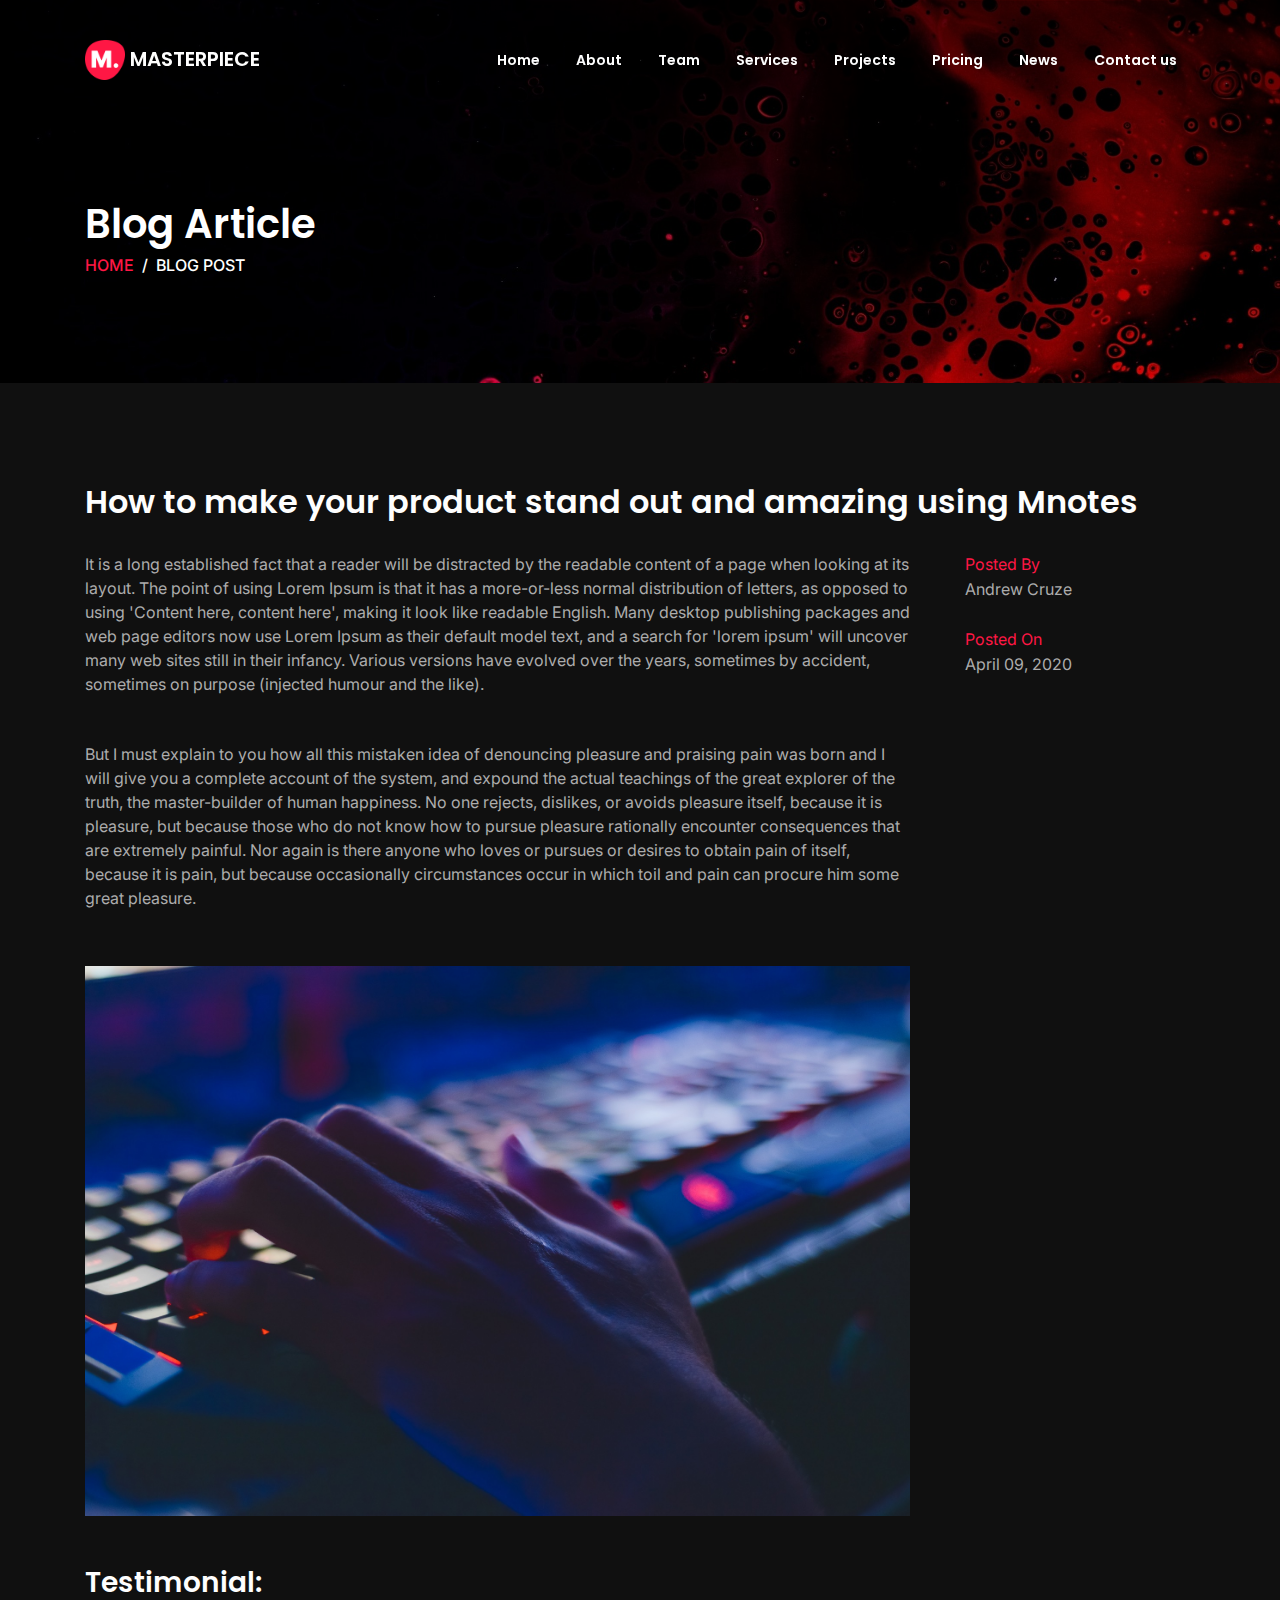
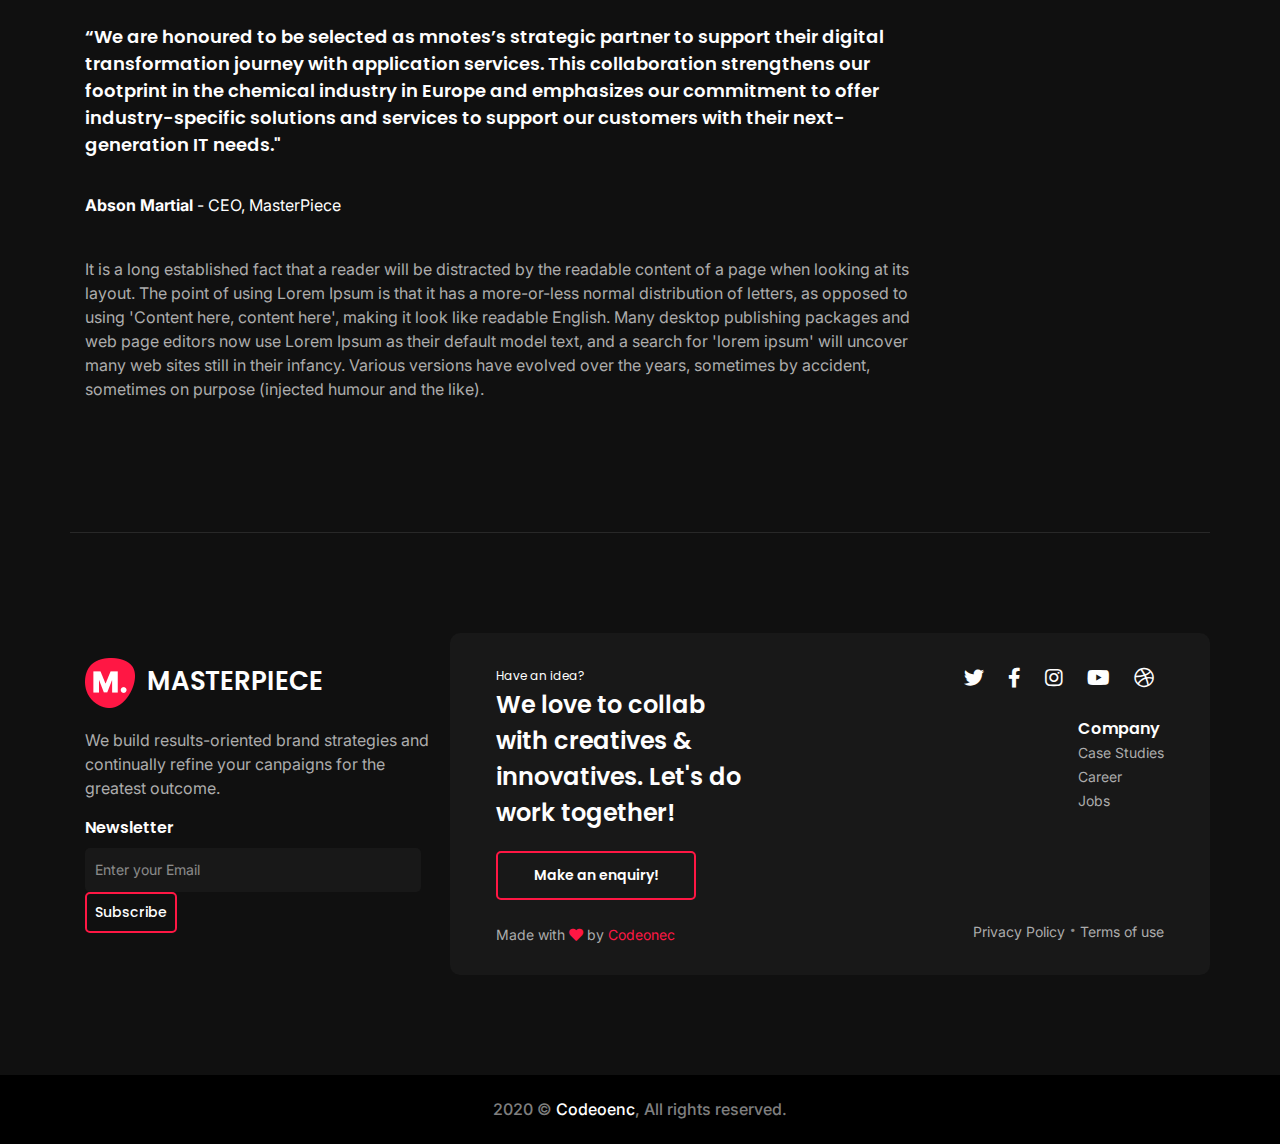
<file: blog_article.html>
<!DOCTYPE html>
<html lang="en">
	<head>
		<!-- Title -->
		<title>Blog Single - Masterpiece</title>

		<!-- Meta Tags -->
		<meta charset="utf-8">
	    <meta name="viewport" content="width=device-width, initial-scale=1, shrink-to-fit=no">

	    <!-- SEO Meta description -->
		<meta name="description"
		    content="MasterPiece digital agency template. Helps you easily create websites for your business, agency, marketing landing page template form promotion and many more.">
		<meta name="author" content="Codeonec">

		<!-- OG Meta Tags to improve the URL looks when you share the link on LinkedIn, Facebook, Google+ -->
	    <meta property="og:site_name" content=""/> <!-- website name -->
	    <meta property="og:site" content=""/> <!-- website link -->
	    <meta property="og:title" content=""/> <!-- title shown in the actual shared post -->
	    <meta property="og:description" content=""/> <!-- description shown in the actual shared post -->
	    <meta property="og:image" content=""/> <!-- image link, make sure it's jpg -->
	    <meta property="og:url" content=""/> <!-- where do you want your post to link to -->
	    <meta property="og:type" content="article"/>

	    <!-- Favicon Icon-->
		<link rel="icon" href="assets/images/logo.png" type="image/png" sizes="16x16">

	    <!-- Bootstrap CSS -->
		<link rel="stylesheet" href="assets/css/bootstrap.min.css">
		<!-- Main Stylesheet -->
		<link rel="stylesheet" type="text/css" href="assets/css/main.css">
		<!-- Owl Carousel CSS -->
		<link rel="stylesheet" type="text/css" href="assets/css/owl.carousel.min.css">
		<link rel="stylesheet" type="text/css" href="assets/css/owl.theme.default.min.css">
		<!-- Google Fonts -->
		<link rel="preconnect" href="https://fonts.googleapis.com">
		<link rel="preconnect" href="https://fonts.gstatic.com" crossorigin>
		<link href="https://fonts.googleapis.com/css2?family=Inter:wght@300;400;500;600;700;800&family=Poppins:wght@300;400;500;600;700;800&display=swap" rel="stylesheet">
		<!-- Font-awesome CSS -->
		<link href="assets/css/all.min.css" rel="stylesheet">
	</head>
	<body data-spy="scroll" data-target=".navbar" data-offset="50">

		<!--Start Preloader-->
		<div id="pre_loader">
			<div class="pre_cnt d-flex flex-wrap flex-row align-items-center">
				<span class="pre_spn">
					<span class="spinner-grow text-primary" role="status">	
					</span>
				</span>
			</div>
		</div>
		<!--End Preloader-->

		<!--Start Navbar-->
		<nav class="navbar navbar-expand-lg navbar-light fixed-top">
			<div class="container">
				<!--Logo-->
				<a class="navbar-brand" href="index.html"><img src="assets/images/logo.png" height="40" alt="logo">&nbsp;MASTERPIECE</a>

				<!--Mobile Toggle Button-->
				<button class="navbar-toggler" type="button" data-toggle="collapse" data-target="#navbarNav" aria-controls="navbarNav" aria-expanded="false" aria-label="Toggle navigation">
			   	 	<i class="fas fa-bars"></i>
			    </button>

			    <!--Links-->
			  	<div class="collapse navbar-collapse" id="navbarNav">
				    <ul class="navbar-nav ml-auto">
					    <li class="nav-item">
					      	<a class="nav-link" href="index.html#cover">Home</a>
					    </li>
					    <li class="nav-item">
					       	<a class="nav-link" href="index.html#introduction">About</a>
					    </li>
					    <li class="nav-item">
					       	<a class="nav-link" href="index.html#team">Team</a>
					    </li>
					    <li class="nav-item">
					       	<a class="nav-link" href="index.html#services">Services</a>
					    </li>
					    <li class="nav-item">
					       	<a class="nav-link" href="index.html#projects">Projects</a>
					    </li>
					    <li class="nav-item">
					       	<a class="nav-link" href="index.html#pricing">Pricing</a>
					    </li>
					    <li class="nav-item">
					      	<a class="nav-link" href="index.html#news">News</a>
					    </li>
					    <li class="nav-item">
					       	<a class="nav-link" href="index.html#contact">Contact us</a>
					    </li>
				    </ul>
			    </div>
			</div>
		</nav>
		<!--End Navbar-->

		<!--Start Content-->

		<!--Start cover-->
		<section id="cover">
			<div class="container">
				<div class="row cover_wrapper">
					<div  class="col-lg-6 align-self-center">
						<h1 class="wrapper_head">Blog Article</h1>
						<h5 class="wrapper_nav"><span><a href="index.html" class="wrapper_nav_link">Home</a></span>&nbsp;&nbsp;/&nbsp;&nbsp;<span>Blog Post</span></h5>
					</div>
				</div>
			</div>
		</section>
		<!--End Cover-->

		<!--Strat Article Container-->
		<section id="article_container">
			<div class="container">
				<div class="row">
					<div class="col-lg-12 article_head">
						<h2>How to make your product stand out and amazing using Mnotes</h2>
					</div>
					<div class="col-lg-9 col-sm-12 col-md-12 article_content">
						<p>
							It is a long established fact that a reader will be distracted by the readable content of a page when looking at its layout. The point of using Lorem Ipsum is that it has a more-or-less normal distribution of letters, as opposed to using 'Content here, content here', making it look like readable English. Many desktop publishing packages and web page editors now use Lorem Ipsum as their default model text, and a search for 'lorem ipsum' will uncover many web sites still in their infancy. Various versions have evolved over the years, sometimes by accident, sometimes on purpose (injected humour and the like).
						</p>
						<p>
							But I must explain to you how all this mistaken idea of denouncing pleasure and praising pain was born and I will give you a complete account of the system, and expound the actual teachings of the great explorer of the truth, the master-builder of human happiness. No one rejects, dislikes, or avoids pleasure itself, because it is pleasure, but because those who do not know how to pursue pleasure rationally encounter consequences that are extremely painful. Nor again is there anyone who loves or pursues or desires to obtain pain of itself, because it is pain, but because occasionally circumstances occur in which toil and pain can procure him some great pleasure.
						</p>
						
						<img src="assets/images/blog_article/art1.jpg" class="img-fluid" alt="Article Image">
						
						<blockquote>
							<h3>Testimonial:</h3>
							<p class="mb-0">“We are honoured to be selected as mnotes’s strategic partner to support their digital transformation journey with application services. This collaboration strengthens our footprint in the chemical industry in Europe and emphasizes our commitment to offer industry-specific solutions and services to support our customers with their next-generation IT needs."</p>
							<div class="quote_footer"><span><strong>Abson Martial </strong></span><span>- CEO, MasterPiece</span></div>
						</blockquote>
						<p>
							It is a long established fact that a reader will be distracted by the readable content of a page when looking at its layout. The point of using Lorem Ipsum is that it has a more-or-less normal distribution of letters, as opposed to using 'Content here, content here', making it look like readable English. Many desktop publishing packages and web page editors now use Lorem Ipsum as their default model text, and a search for 'lorem ipsum' will uncover many web sites still in their infancy. Various versions have evolved over the years, sometimes by accident, sometimes on purpose (injected humour and the like).
						</p>
					</div>
					<!--Start Sidebar-->
					<div class="col-lg-3 col-sm-12 col-md-12 article_sidebar">
						<ul>
							<li>
								<span class="article_datatype">Posted By</span><br><span class="article_datavalue">Andrew Cruze</span>
							</li>
							<li>
								<span class="article_datatype">Posted On</span><br><span class="article_datavalue">April 09, 2020</span>
							</li>
						</ul>
					</div>
					<!--End Sidebar-->
				</div>
			</div>
		</section>
		<!--End Article Container-->


		<!--End Content-->

		<!--Start Footer-->
		<footer id="footer">
			<div class="container ftr_main">
				<div class="row">
					<!--Start Newsletter-->
					<div class="col-lg-4 col-md-6 align-self-center">
						<div class="ftr_brand">
							<a href="#"><img src="assets/images/logo.png" height="50" alt="logo">&nbsp;&nbsp;MASTERPIECE</a>
						</div>
						<div class="ftr_intro">
							<p>We build results-oriented brand strategies and continually refine your canpaigns for the greatest outcome.</p>
						</div>
						<div class="ftr_nwsltr">
							<label>Newsletter</label>
							<form action="#0">
								<div class="form-group d-flex flex-wrap flex-row">
								    <input type="email" class="p-2 mr-3" placeholder="Enter your Email">
								    <button type="submit" class="btn btn_sub p-2">Subscribe</button>
								</div>
							</form>
						</div>
					</div>
					<!--End Newsletter-->

					<!--Start Footer Objectives-->
					<div class="col-lg-8 col-md-12 ftr_bdy align-self-center">
						<div class="ftr_cnt ml-3 mr-3 d-flex flex-row justify-content-between flex-wrap">
							<div class="ftr_clb">
								<span class="ftr_clb_t1">Have an idea?</span><br/>
								<span class="ftr_clb_t2">We love to collab with creatives & innovatives. Let's do work together!</span><br/>
								<a href="#" class="btn button_main">Make an enquiry!</a>
								<div class="ftr_dsc mt-4">Made with <i class="fas fa-heart"></i> by <a href="http://codeonec.co">Codeonec</a></div>
							</div>
							<div class="ftr_lnk d-flex flex-column">
								<div class="ftr_lnk_sc">
									<a href="#"><i class="fab fa-twitter"></i></a>
									<a href="#"><i class="fab fa-facebook-f"></i></a>
									<a href="#"><i class="fab fa-instagram"></i></a>
									<a href="#"><i class="fab fa-youtube"></i></a>
									<a href="#"><i class="fab fa-dribbble"></i></a>
								</div>
								<div class="ftr_lnk_cmp mt-4 ml-auto">
									<span class="ftr_lnk_head">Company</span><br/>
									<span class="ftr_lnk_bdy"><a href="#">Case Studies</a></span><br/>
									<span class="ftr_lnk_bdy"><a href="#">Career</a></span><br/>
									<span class="ftr_lnk_bdy"><a href="#">Jobs</a></span>
								</div>
								<div class="ftr_lnk_lpt mt-auto ml-auto">
									<span class="ftr_lnk_lpt_l"><a href="#">Privacy Policy</a></span><span class="ftr_lnk_lpt_dot">&nbsp;·&nbsp;</span><span class="ftr_lnk_lpt_l"><a href="#">Terms of use</a></span>
								</div>
							</div>
						</div>
					</div>
					<!--Start Footer Objectives-->
				</div>
			</div>

			<!--Start Copyright-->
			<section class="ftr_btm">
				<div class="container">
					<div class="row">
						<div class="col-md-12 text-center">
							<h6>2020 &copy; <a href="http://codeonec.co/">Codeoenc</a>, All rights reserved.</h6>
						</div>
					</div>
				</div>
			</section>
			<!--End Copyright-->
		</footer>
		<!--End Footer-->

		<!-- JavaScript Files -->
		<!-- Plugins JS(1.jQuery, 2.Popper, 3.Bootstrap, 4.FontAwesome, 6.Waypoints, 7.Owl Carousel) -->
		<script src="assets/script/plugins.js"></script>
		<!-- Main JS file -->
		<script src="assets/script/main.js"></script>
	</body>
</html>
</file>
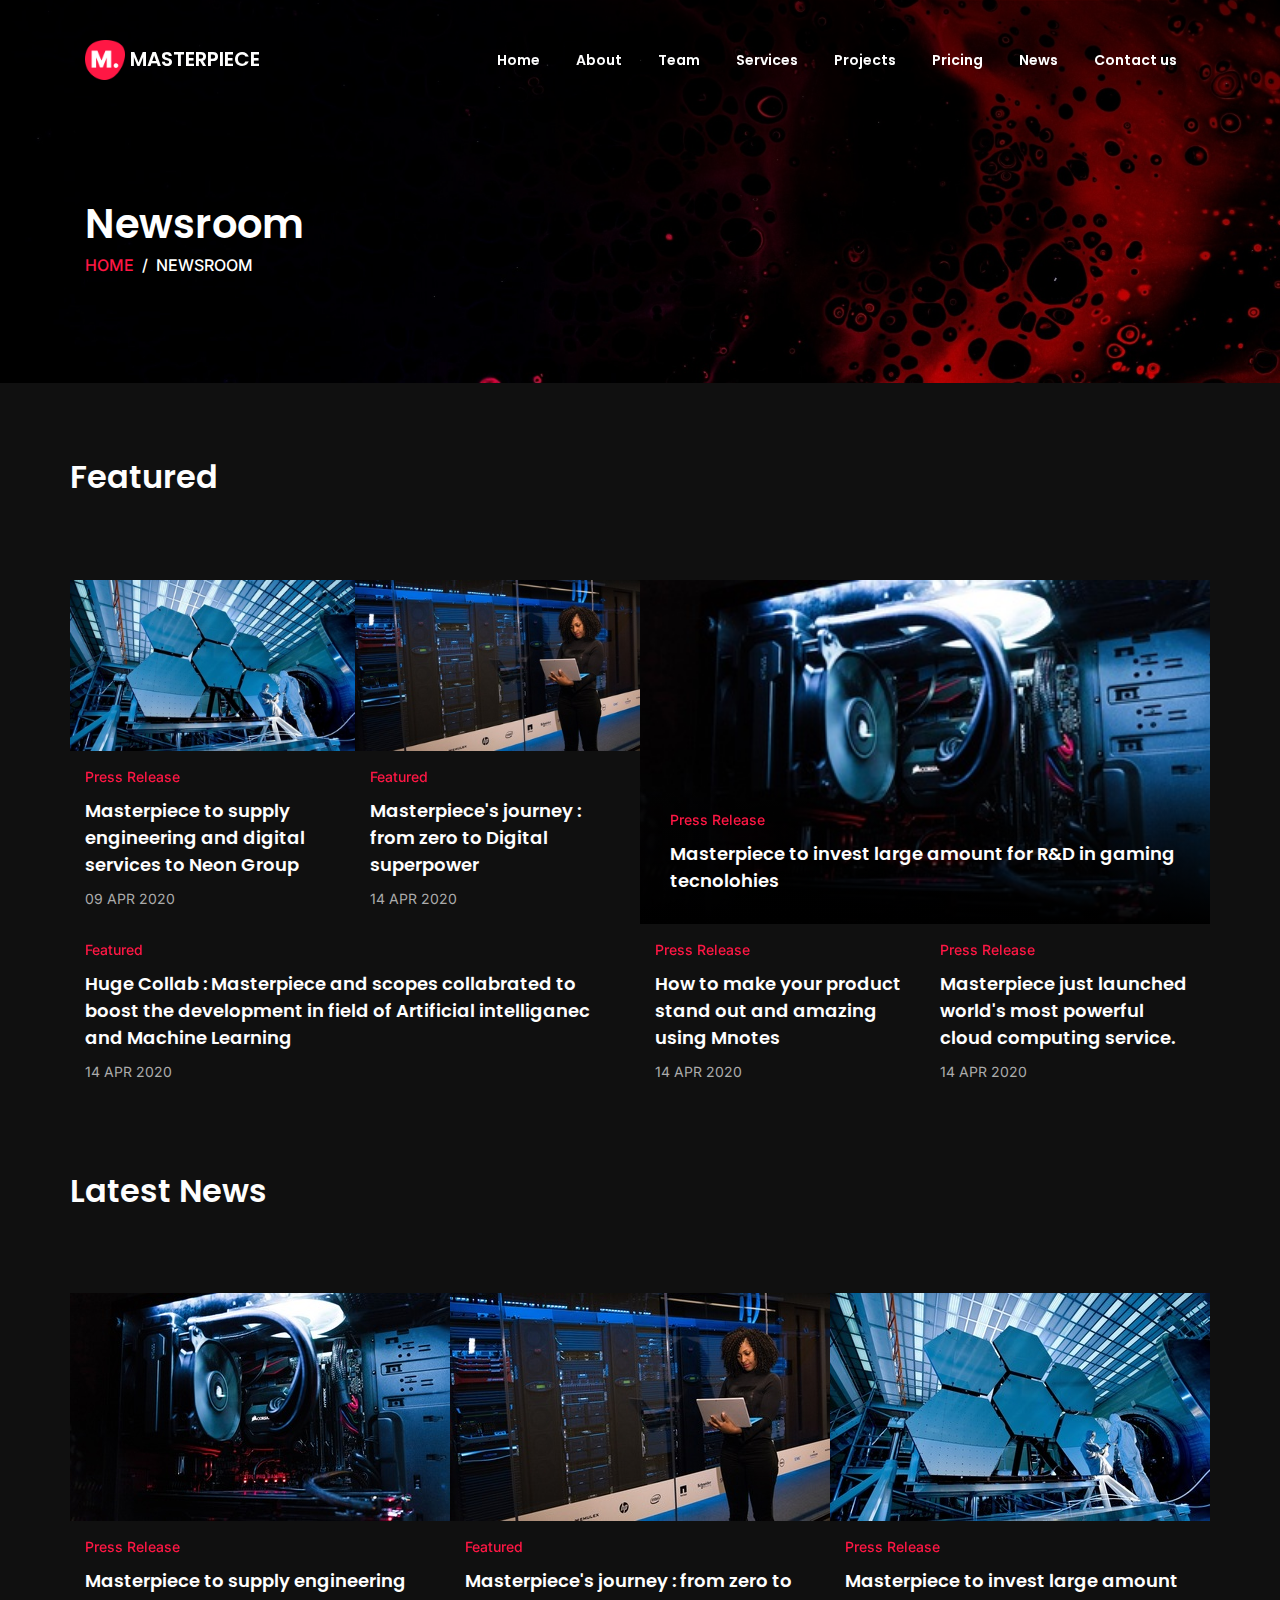
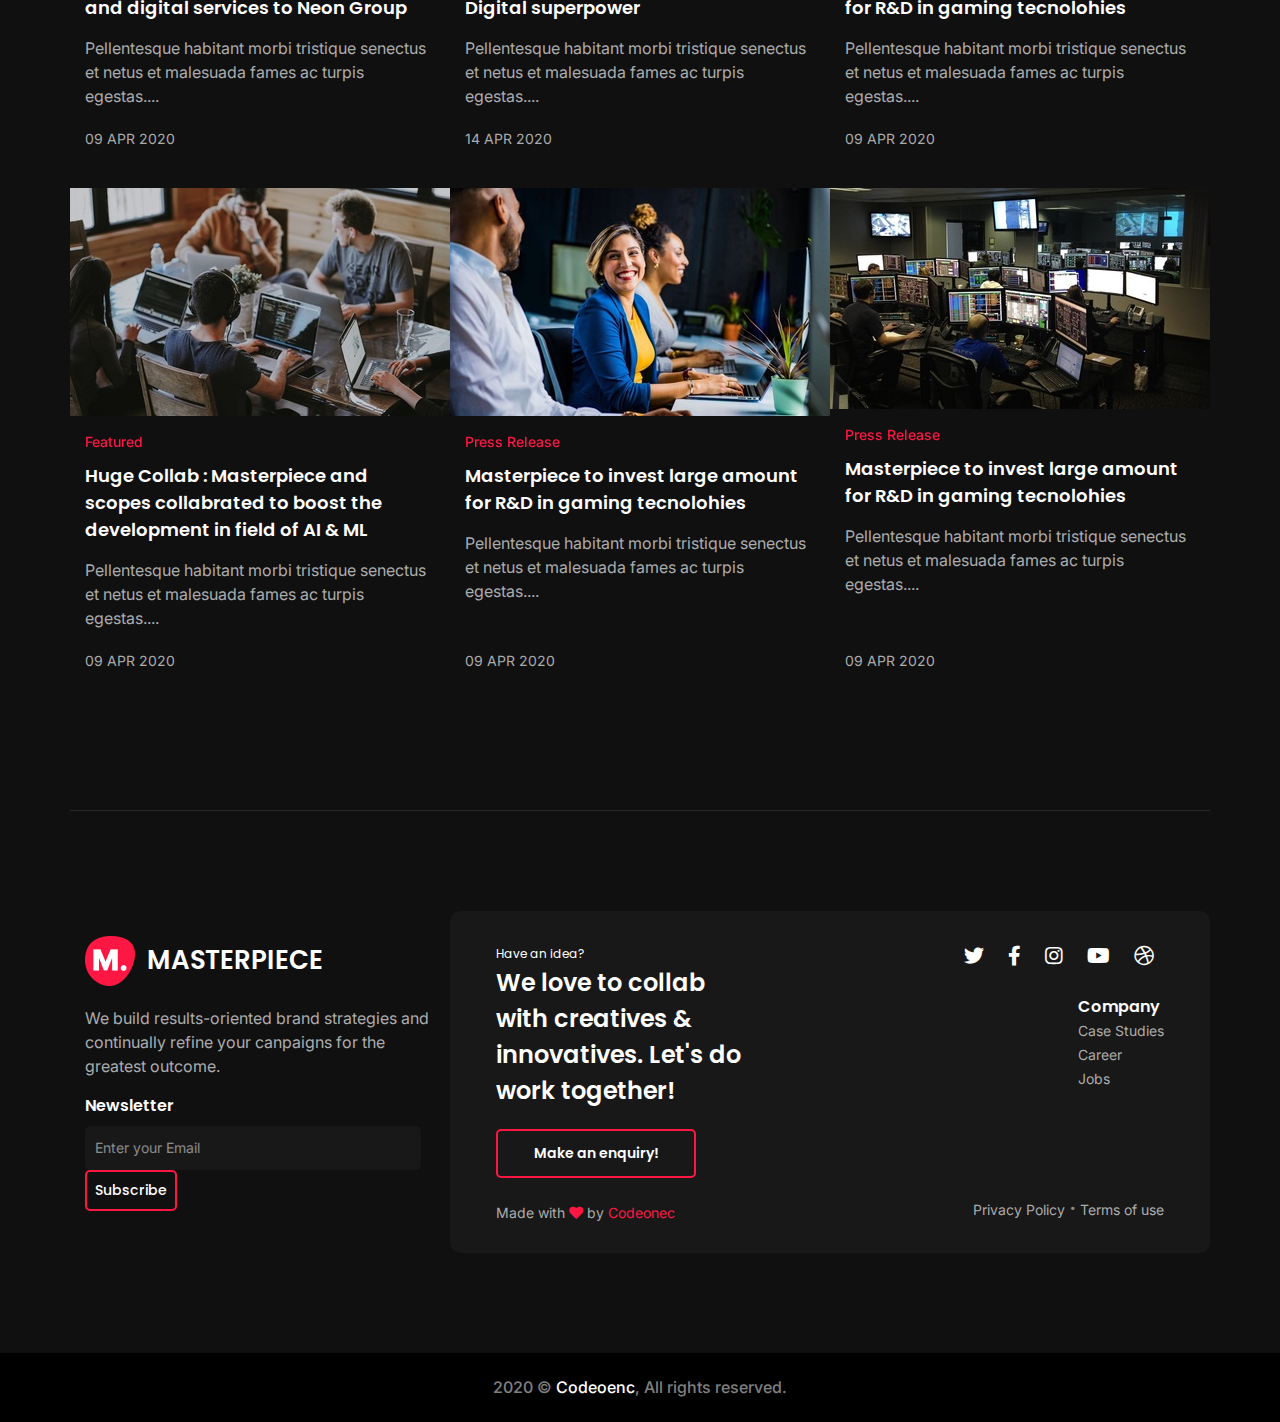
<file: blog_full.html>
<!DOCTYPE html>
<html lang="en">
	<head>
		<!-- Title -->
		<title>Newsroom - Masterpiece</title>

		<!-- Meta Tags -->
		<meta charset="utf-8">
	    <meta name="viewport" content="width=device-width, initial-scale=1, shrink-to-fit=no">

	    <!-- SEO Meta description -->
		<meta name="description"
		    content="MasterPiece digital agency template. Helps you easily create websites for your business, agency, marketing landing page template form promotion and many more.">
		<meta name="author" content="Codeonec">

		<!-- OG Meta Tags to improve the URL looks when you share the link on LinkedIn, Facebook, Google+ -->
	    <meta property="og:site_name" content=""/> <!-- website name -->
	    <meta property="og:site" content=""/> <!-- website link -->
	    <meta property="og:title" content=""/> <!-- title shown in the actual shared post -->
	    <meta property="og:description" content=""/> <!-- description shown in the actual shared post -->
	    <meta property="og:image" content=""/> <!-- image link, make sure it's jpg -->
	    <meta property="og:url" content=""/> <!-- where do you want your post to link to -->
	    <meta property="og:type" content="article"/>

	    <!-- Favicon Icon-->
		<link rel="icon" href="assets/images/logo.png" type="image/png" sizes="16x16">

	    <!-- Bootstrap CSS -->
		<link rel="stylesheet" href="assets/css/bootstrap.min.css">
		<!-- Main Stylesheet -->
		<link rel="stylesheet" type="text/css" href="assets/css/main.css">
		<!-- Owl Carousel CSS -->
		<link rel="stylesheet" type="text/css" href="assets/css/owl.carousel.min.css">
		<link rel="stylesheet" type="text/css" href="assets/css/owl.theme.default.min.css">
		<!-- Google Fonts -->
		<link rel="preconnect" href="https://fonts.googleapis.com">
		<link rel="preconnect" href="https://fonts.gstatic.com" crossorigin>
		<link href="https://fonts.googleapis.com/css2?family=Inter:wght@300;400;500;600;700;800&family=Poppins:wght@300;400;500;600;700;800&display=swap" rel="stylesheet">
		<!-- Font-awesome CSS -->
		<link href="assets/css/all.min.css" rel="stylesheet">
	</head>
	<body data-spy="scroll" data-target=".navbar" data-offset="50">

		<!--Start Preloader-->
		<div id="pre_loader">
			<div class="pre_cnt d-flex flex-wrap flex-row align-items-center">
				<span class="pre_spn">
					<span class="spinner-grow text-primary" role="status">	
					</span>
				</span>
			</div>
		</div>
		<!--End Preloader-->

		<!--Start Navbar-->
		<nav class="navbar navbar-expand-lg navbar-light fixed-top">
			<div class="container">
				<!--Logo-->
				<a class="navbar-brand" href="index.html"><img src="assets/images/logo.png" height="40" alt="logo">&nbsp;MASTERPIECE</a>

				<!--Mobile Toggle Button-->
				<button class="navbar-toggler" type="button" data-toggle="collapse" data-target="#navbarNav" aria-controls="navbarNav" aria-expanded="false" aria-label="Toggle navigation">
			   	 	<i class="fas fa-bars"></i>
			    </button>

			    <!--Links-->
			  	<div class="collapse navbar-collapse" id="navbarNav">
				    <ul class="navbar-nav ml-auto">
					    <li class="nav-item">
					      	<a class="nav-link" href="index.html#cover">Home</a>
					    </li>
					    <li class="nav-item">
					       	<a class="nav-link" href="index.html#introduction">About</a>
					    </li>
					    <li class="nav-item">
					       	<a class="nav-link" href="index.html#team">Team</a>
					    </li>
					    <li class="nav-item">
					       	<a class="nav-link" href="index.html#services">Services</a>
					    </li>
					    <li class="nav-item">
					       	<a class="nav-link" href="index.html#projects">Projects</a>
					    </li>
					    <li class="nav-item">
					       	<a class="nav-link" href="index.html#pricing">Pricing</a>
					    </li>
					    <li class="nav-item">
					      	<a class="nav-link" href="index.html#news">News</a>
					    </li>
					    <li class="nav-item">
					       	<a class="nav-link" href="index.html#contact">Contact us</a>
					    </li>
				    </ul>
			    </div>
			</div>
		</nav>
		<!--End Navbar-->

		<!--Start Content-->

		<!--Start cover-->
		<section id="cover">
			<div class="container">
				<div class="row cover_wrapper">
					<div  class="col-lg-6 align-self-center">
						<h1 class="wrapper_head">Newsroom</h1>
						<h5 class="wrapper_nav"><span><a href="index.html" class="wrapper_nav_link">Home</a></span>&nbsp;&nbsp;/&nbsp;&nbsp;<span>Newsroom</span></h5>
					</div>
				</div>
			</div>
		</section>
		<!--End Cover-->

		<section id="blog_container">
			<div class="container">

				<!--Strat Featured Blog Posts-->
				<div class="row blog_main_head">
					<h2>Featured</h2>
				</div>
				<div class="row">
					<div class="col-lg-3 col-md-6 p-0">
						<div class="blog_featured_small blog_post_container d-flex flex-column h-100">
							<div class="blog_image_container">
								<a href="blog_article.html" class="img_link"><img src="assets/images/blog_full/bl3.jpg" class="img-fluid" alt="blog-preview"></a>
							</div>
							<div class="blog_body d-flex flex-column">
								<a href="blog_article.html" class="blog_tag">Press Release</a>
								<a href="blog_article.html" class="blog_head">Masterpiece to supply engineering and digital services to Neon Group</a>
							</div>
							<div class="blog_date mt-auto">09 APR 2020</div>													
						</div>
					</div>
					<div class="col-lg-3 col-md-6 p-0">
						<div class="blog_featured_small blog_post_container d-flex flex-column h-100">
							<div class="blog_image_container">
								<a href="blog_article.html" class="img_link"><img src="assets/images/blog_full/bl2.jpg" class="img-fluid" alt="blog-preview"></a>
							</div>
							<div class="blog_body d-flex flex-column">
								<a href="blog_article.html" class="blog_tag">Featured</a>
								<a href="blog_article.html" class="blog_head">Masterpiece's journey : from zero to Digital superpower</a>
							</div>
							<div class="blog_date mt-auto">14 APR 2020</div>					
						</div>
					</div>
					<div class="col-lg-6 p-0">
						<div class="blog_featured_large blog_post_container d-flex flex-column h-100">
							<div class="blog_image_container">
								<a href="blog_article.html" class="img_link"><img src="assets/images/blog_full/bl1.jpg" class="img-fluid" alt="blog-preview"></a>
							</div>
							<div class="blog_body d-flex flex-column">
								<a href="blog_article.html" class="blog_tag">Press Release</a>
								<a href="blog_article.html" class="blog_head">Masterpiece to invest large amount for R&D in gaming tecnolohies</a>
							</div>	
						</div>
					</div>
				</div>
				<div class="row">
					<div class="col-lg-6 col-md-6 p-0">
						<div class="blog_featured_small blog_post_container d-flex flex-column h-100">
							<div class="blog_body d-flex flex-column">
								<a href="blog_article.html" class="blog_tag">Featured</a>
								<a href="blog_article.html" class="blog_head">Huge Collab : Masterpiece and scopes collabrated to boost the development in field of Artificial intelliganec and  Machine Learning</a>
							</div>
							<div class="blog_date mt-auto">14 APR 2020</div>					
						</div>
					</div>
					<div class="col-lg-3 col-md-6 p-0">
						<div class="blog_featured_small blog_post_container d-flex flex-column h-100">
							<div class="blog_body d-flex flex-column">
								<a href="blog_article.html" class="blog_tag">Press Release</a>
								<a href="blog_article.html" class="blog_head">How to make your product stand out and amazing using Mnotes</a>
							</div>
							<div class="blog_date mt-auto">14 APR 2020</div>					
						</div>
					</div>
					<div class="col-lg-3 col-md-6 p-0">
						<div class="blog_featured_small blog_post_container d-flex flex-column h-100">
							<div class="blog_body d-flex flex-column">
								<a href="blog_article.html" class="blog_tag">Press Release</a>
								<a href="blog_article.html" class="blog_head">Masterpiece just launched world's most powerful cloud computing service.</a>
							</div>
							<div class="blog_date mt-auto">14 APR 2020</div>					
						</div>
					</div>
				</div>
				<!--End Featured Blog Posts-->
				
				<!--Start Latese Blog Posts-->
				<div class="row blog_main_head">
					<h2>Latest News</h2>
				</div>
				<div class="row">
					<div class="col-lg-4 col-md-6 p-0 mb-4">
						<div class="blog_post_container d-flex flex-column h-100">
							<div class="blog_image_container">
								<a href="blog_article.html" class="img_link"><img src="assets/images/blog_full/bl1.jpg" class="img-fluid" alt="blog-preview"></a>
							</div>
							<div class="blog_body d-flex flex-column">
								<a href="blog_article.html" class="blog_tag">Press Release</a>
								<a href="blog_article.html" class="blog_head">Masterpiece to supply engineering and digital services to Neon Group</a>
								<a href="blog_article.html" class="blog_text">Pellentesque habitant morbi tristique senectus et netus et malesuada fames ac turpis egestas....</a>
							</div>
							<div class="blog_date mt-auto">09 APR 2020</div>													
						</div>										
					</div>
					<div class="col-lg-4 col-md-6 p-0 mb-4">
						<div class="blog_post_container d-flex flex-column h-100">
							<div class="blog_image_container">
								<a href="blog_article.html" class="img_link"><img src="assets/images/blog_full/bl2.jpg" class="img-fluid" alt="blog-preview"></a>
							</div>
							<div class="blog_body d-flex flex-column">
								<a href="blog_article.html" class="blog_tag">Featured</a>
								<a href="blog_article.html" class="blog_head">Masterpiece's journey : from zero to Digital superpower</a>
								<a href="blog_article.html" class="blog_text">Pellentesque habitant morbi tristique senectus et netus et malesuada fames ac turpis egestas....</a>
							</div>
							<div class="blog_date mt-auto">14 APR 2020</div>					
						</div>												
					</div>
					<div class="col-lg-4 col-md-6 p-0 mb-4">
						<div class="blog_post_container d-flex flex-column h-100">
							<div class="blog_image_container">
								<a href="blog_article.html" class="img_link"><img src="assets/images/blog_full/bl3.jpg" class="img-fluid" alt="blog-preview"></a>
							</div>
							<div class="blog_body d-flex flex-column">
								<a href="blog_article.html" class="blog_tag">Press Release</a>
								<a href="blog_article.html" class="blog_head">Masterpiece to invest large amount for R&D in gaming tecnolohies</a>
								<a href="blog_article.html" class="blog_text">Pellentesque habitant morbi tristique senectus et netus et malesuada fames ac turpis egestas....</a>
							</div>	
							<div class="blog_date mt-auto">09 APR 2020</div>													
						</div>												
					</div>
					<div class="col-lg-4 col-md-6 p-0 mb-4">
						<div class="blog_post_container d-flex flex-column h-100">
							<div class="blog_image_container">
								<a href="blog_article.html" class="img_link"><img src="assets/images/blog_full/bl4.jpg" class="img-fluid" alt="blog-preview"></a>
							</div>
							<div class="blog_body d-flex flex-column">
								<a href="blog_article.html" class="blog_tag">Featured</a>
								<a href="blog_article.html" class="blog_head">Huge Collab : Masterpiece and scopes collabrated to boost the development in field of AI & ML</a>
								<a href="blog_article.html" class="blog_text">Pellentesque habitant morbi tristique senectus et netus et malesuada fames ac turpis egestas....</a>
							</div>	
							<div class="blog_date mt-auto">09 APR 2020</div>													
						</div>												
					</div>
					<div class="col-lg-4 col-md-6 p-0 mb-4">
						<div class="blog_post_container d-flex flex-column h-100">
							<div class="blog_image_container">
								<a href="blog_article.html" class="img_link"><img src="assets/images/blog_full/bl5.jpg" class="img-fluid" alt="blog-preview"></a>
							</div>
							<div class="blog_body d-flex flex-column">
								<a href="blog_article.html" class="blog_tag">Press Release</a>
								<a href="blog_article.html" class="blog_head">Masterpiece to invest large amount for R&D in gaming tecnolohies</a>
								<a href="blog_article.html" class="blog_text">Pellentesque habitant morbi tristique senectus et netus et malesuada fames ac turpis egestas....</a>
							</div>	
							<div class="blog_date mt-auto">09 APR 2020</div>													
						</div>												
					</div>
					<div class="col-lg-4 col-md-6 p-0 mb-4">
						<div class="blog_post_container d-flex flex-column h-100">
							<div class="blog_image_container">
								<a href="blog_article.html" class="img_link"><img src="assets/images/blog_full/bl6.jpg" class="img-fluid" alt="blog-preview"></a>
							</div>
							<div class="blog_body d-flex flex-column">
								<a href="blog_article.html" class="blog_tag">Press Release</a>
								<a href="blog_article.html" class="blog_head">Masterpiece to invest large amount for R&D in gaming tecnolohies</a>
								<a href="blog_article.html" class="blog_text">Pellentesque habitant morbi tristique senectus et netus et malesuada fames ac turpis egestas....</a>
							</div>	
							<div class="blog_date mt-auto">09 APR 2020</div>													
						</div>												
					</div>
				</div>
				<!--End Latese Blog Posts-->
			</div>
		</section>


		<!--End Contenr-->

		<!--Start Footer-->
		<footer id="footer">
			<div class="container ftr_main">
				<div class="row">
					<!--Start Newsletter-->
					<div class="col-lg-4 col-md-6 align-self-center">
						<div class="ftr_brand">
							<a href="#"><img src="assets/images/logo.png" height="50" alt="logo">&nbsp;&nbsp;MASTERPIECE</a>
						</div>
						<div class="ftr_intro">
							<p>We build results-oriented brand strategies and continually refine your canpaigns for the greatest outcome.</p>
						</div>
						<div class="ftr_nwsltr">
							<label>Newsletter</label>
							<form action="#0">
								<div class="form-group d-flex flex-wrap flex-row">
								    <input type="email" class="p-2 mr-3" placeholder="Enter your Email">
								    <button type="submit" class="btn btn_sub p-2">Subscribe</button>
								</div>
							</form>
						</div>
					</div>
					<!--End Newsletter-->

					<!--Start Footer Objectives-->
					<div class="col-lg-8 col-md-12 ftr_bdy align-self-center">
						<div class="ftr_cnt ml-3 mr-3 d-flex flex-row justify-content-between flex-wrap">
							<div class="ftr_clb">
								<span class="ftr_clb_t1">Have an idea?</span><br/>
								<span class="ftr_clb_t2">We love to collab with creatives & innovatives. Let's do work together!</span><br/>
								<a href="#" class="btn button_main">Make an enquiry!</a>
								<div class="ftr_dsc mt-4">Made with <i class="fas fa-heart"></i> by <a href="http://codeonec.co">Codeonec</a></div>
							</div>
							<div class="ftr_lnk d-flex flex-column">
								<div class="ftr_lnk_sc">
									<a href="#"><i class="fab fa-twitter"></i></a>
									<a href="#"><i class="fab fa-facebook-f"></i></a>
									<a href="#"><i class="fab fa-instagram"></i></a>
									<a href="#"><i class="fab fa-youtube"></i></a>
									<a href="#"><i class="fab fa-dribbble"></i></a>
								</div>
								<div class="ftr_lnk_cmp mt-4 ml-auto">
									<span class="ftr_lnk_head">Company</span><br/>
									<span class="ftr_lnk_bdy"><a href="#">Case Studies</a></span><br/>
									<span class="ftr_lnk_bdy"><a href="#">Career</a></span><br/>
									<span class="ftr_lnk_bdy"><a href="#">Jobs</a></span>
								</div>
								<div class="ftr_lnk_lpt mt-auto ml-auto">
									<span class="ftr_lnk_lpt_l"><a href="#">Privacy Policy</a></span><span class="ftr_lnk_lpt_dot">&nbsp;·&nbsp;</span><span class="ftr_lnk_lpt_l"><a href="#">Terms of use</a></span>
								</div>
							</div>
						</div>
					</div>
					<!--Start Footer Objectives-->
				</div>
			</div>

			<!--Start Copyright-->
			<section class="ftr_btm">
				<div class="container">
					<div class="row">
						<div class="col-md-12 text-center">
							<h6>2020 &copy; <a href="http://codeonec.co/">Codeoenc</a>, All rights reserved.</h6>
						</div>
					</div>
				</div>
			</section>
			<!--End Copyright-->
		</footer>
		<!--End Footer-->

		<!-- JavaScript Files -->
		<!-- Plugins JS(1.jQuery, 2.Popper, 3.Bootstrap, 4.FontAwesome, 6.Waypoints, 7.Owl Carousel) -->
		<script src="assets/script/plugins.js"></script>
		<!-- Main JS file -->
		<script src="assets/script/main.js"></script>
	</body>
</html>
</file>
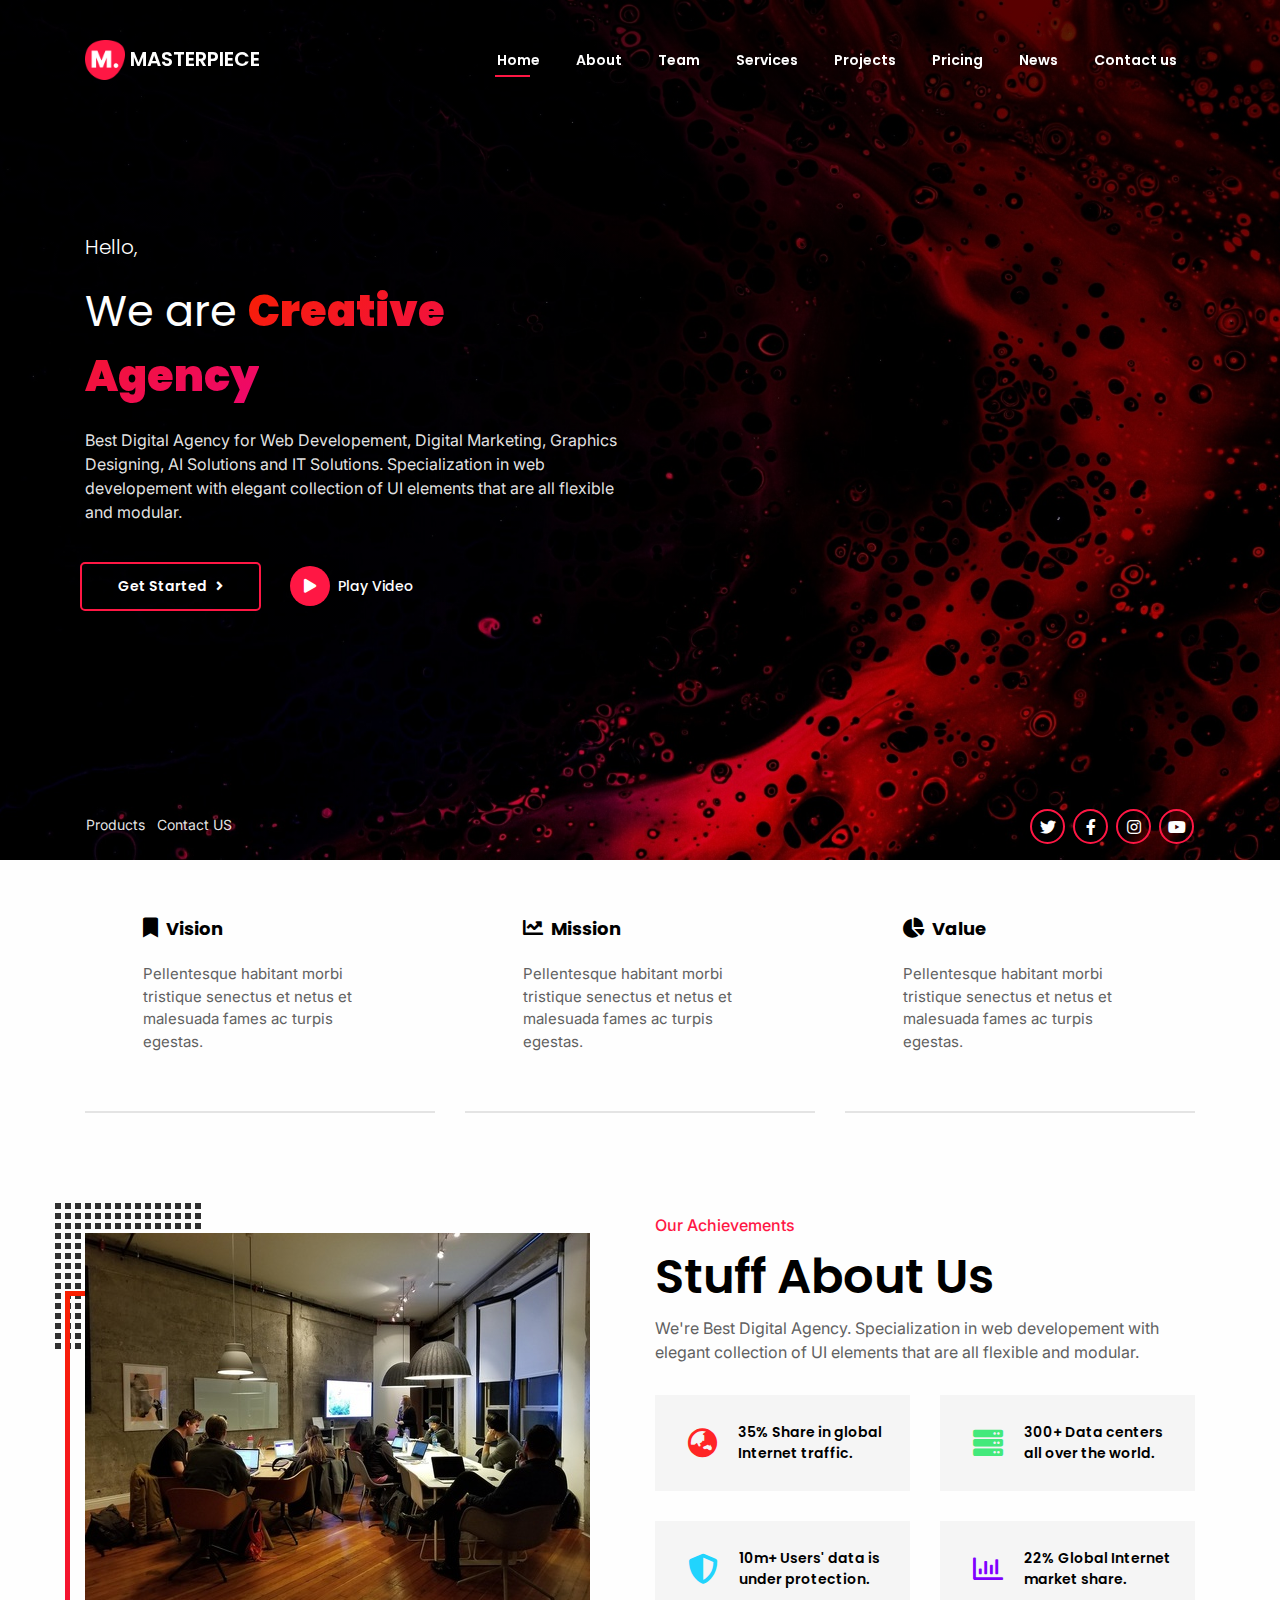
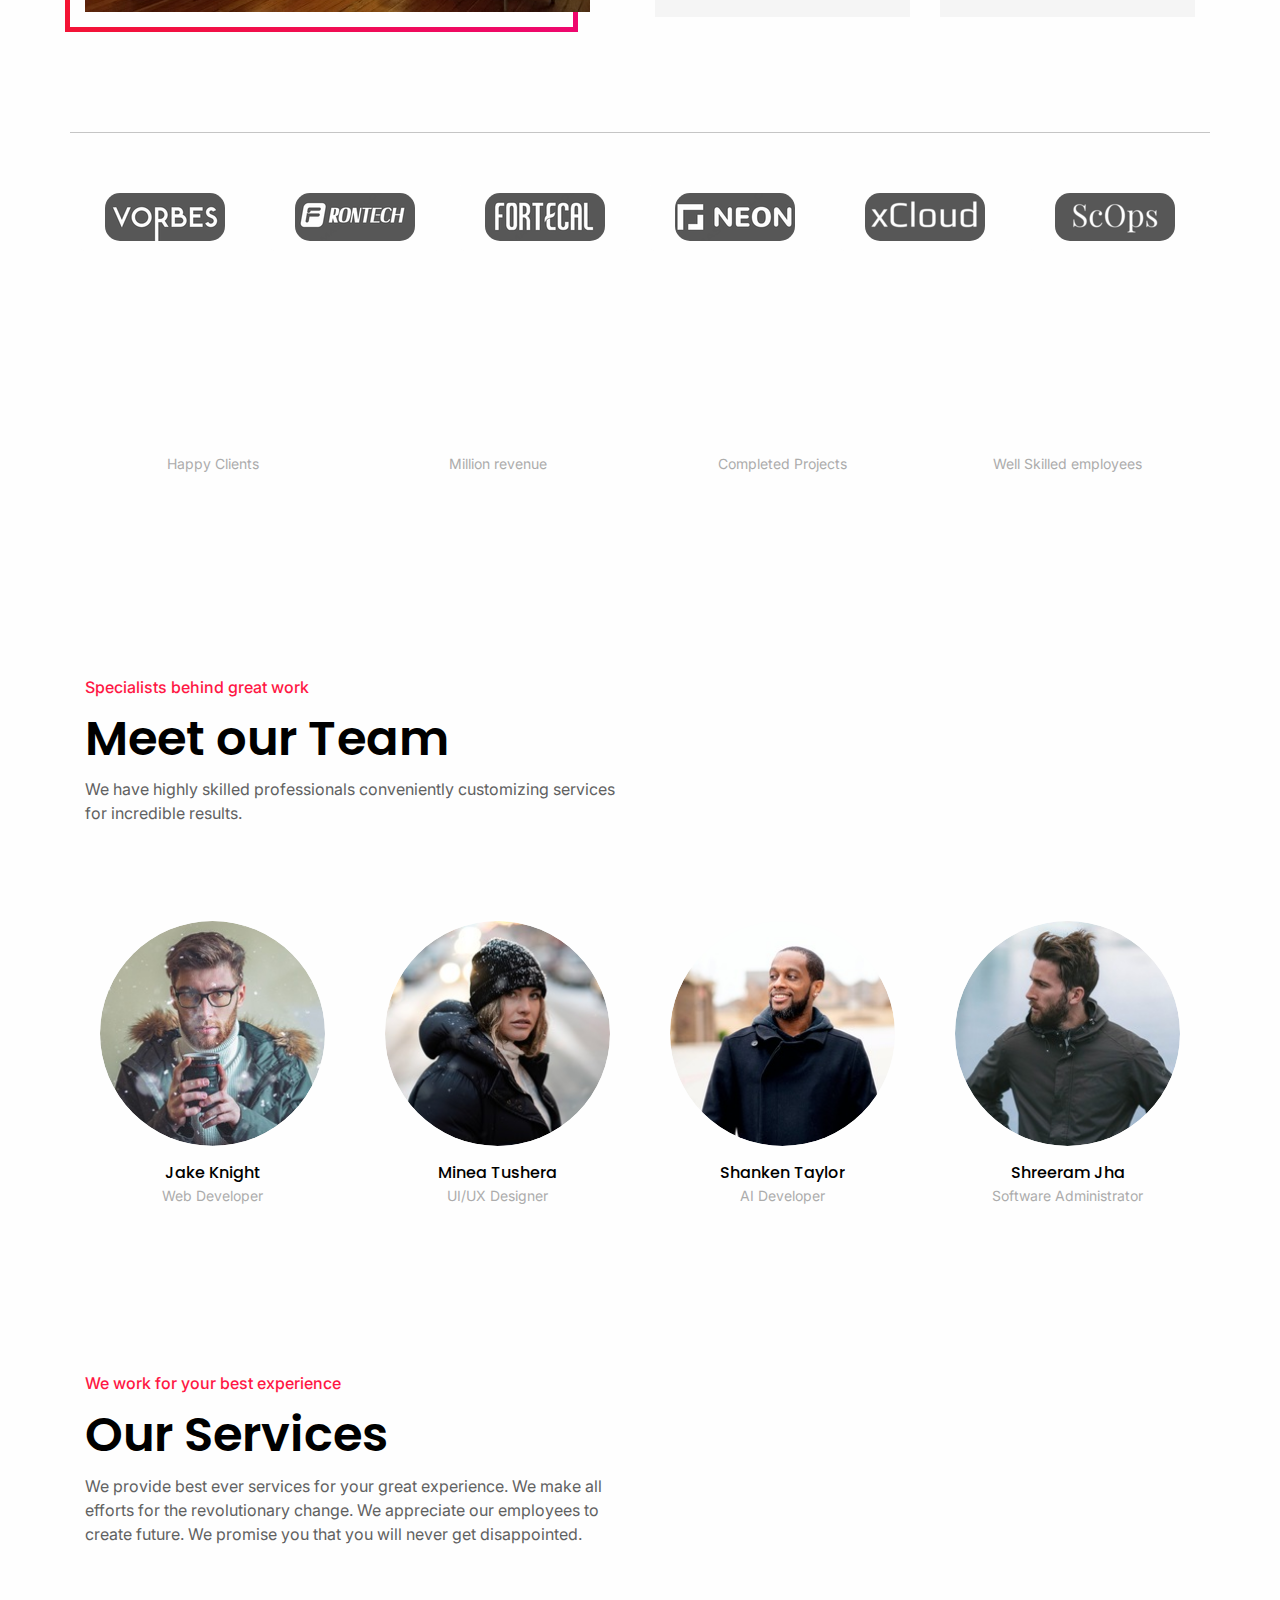
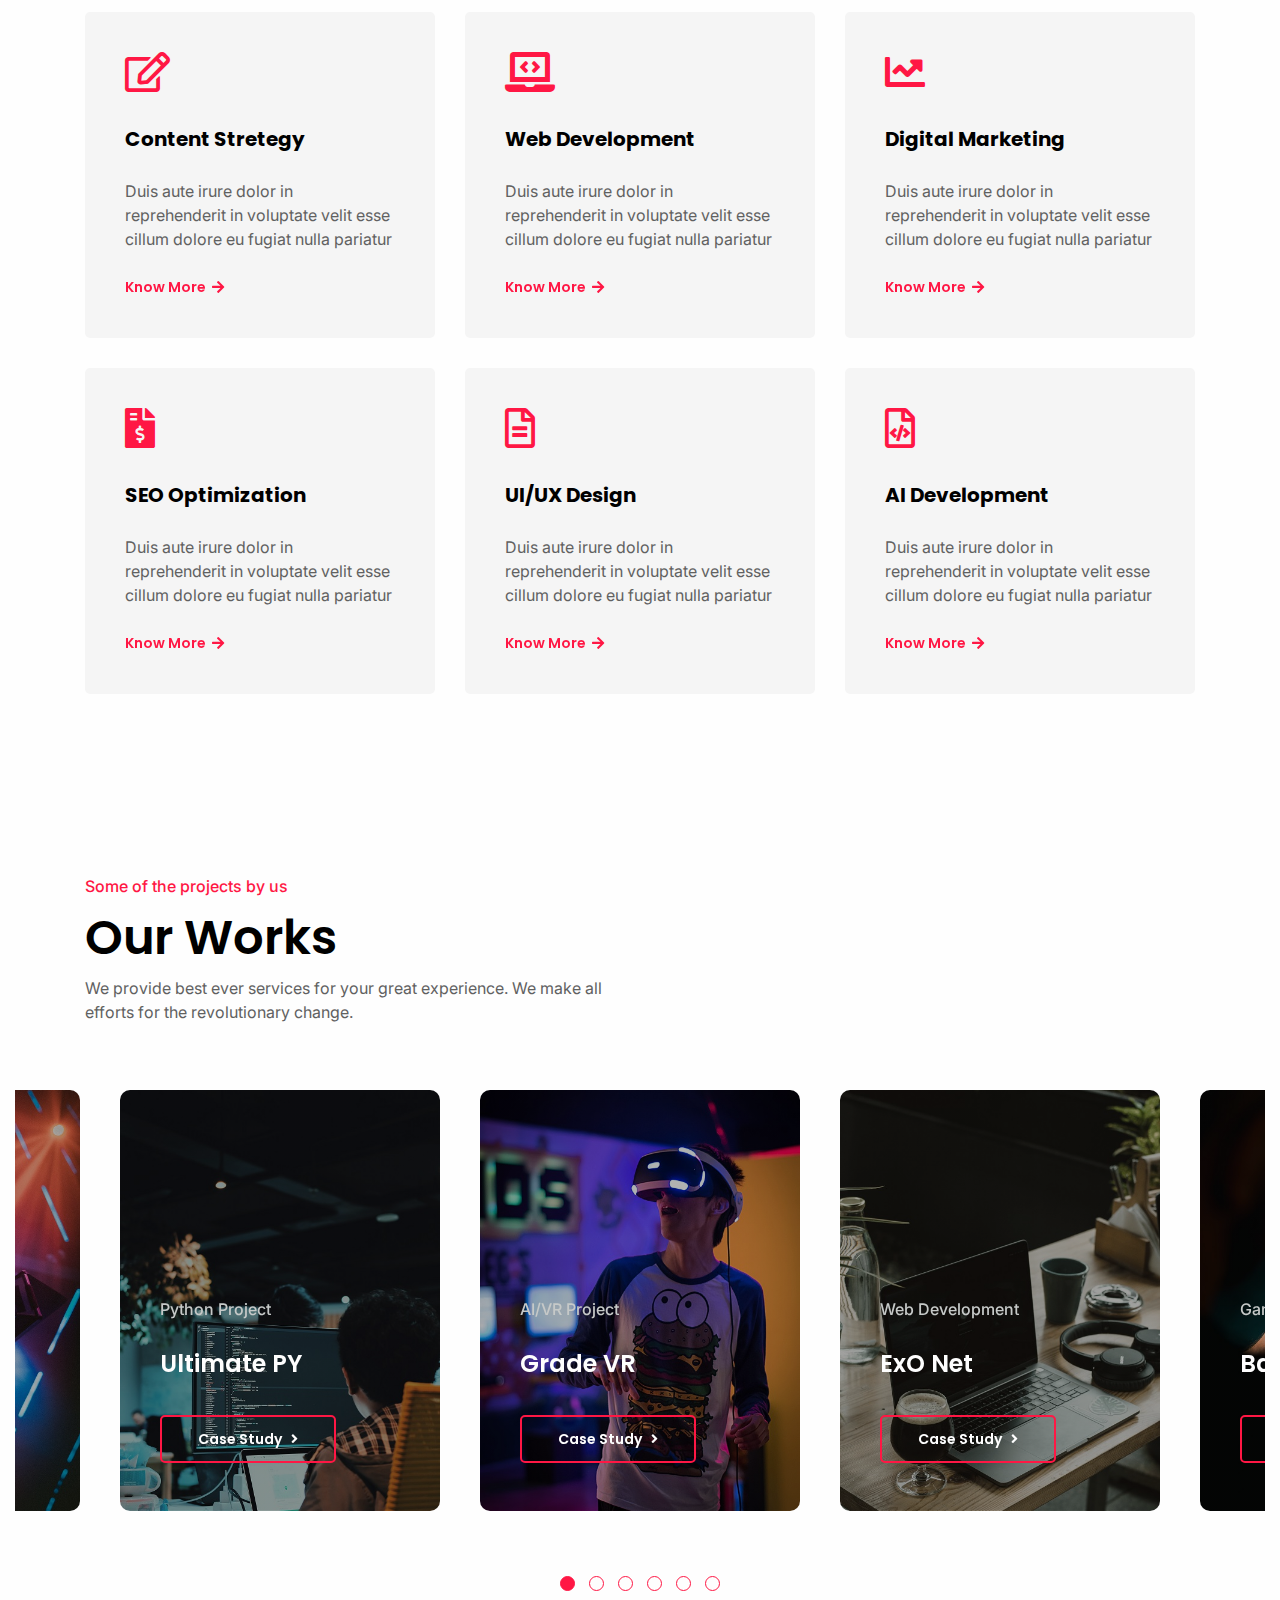
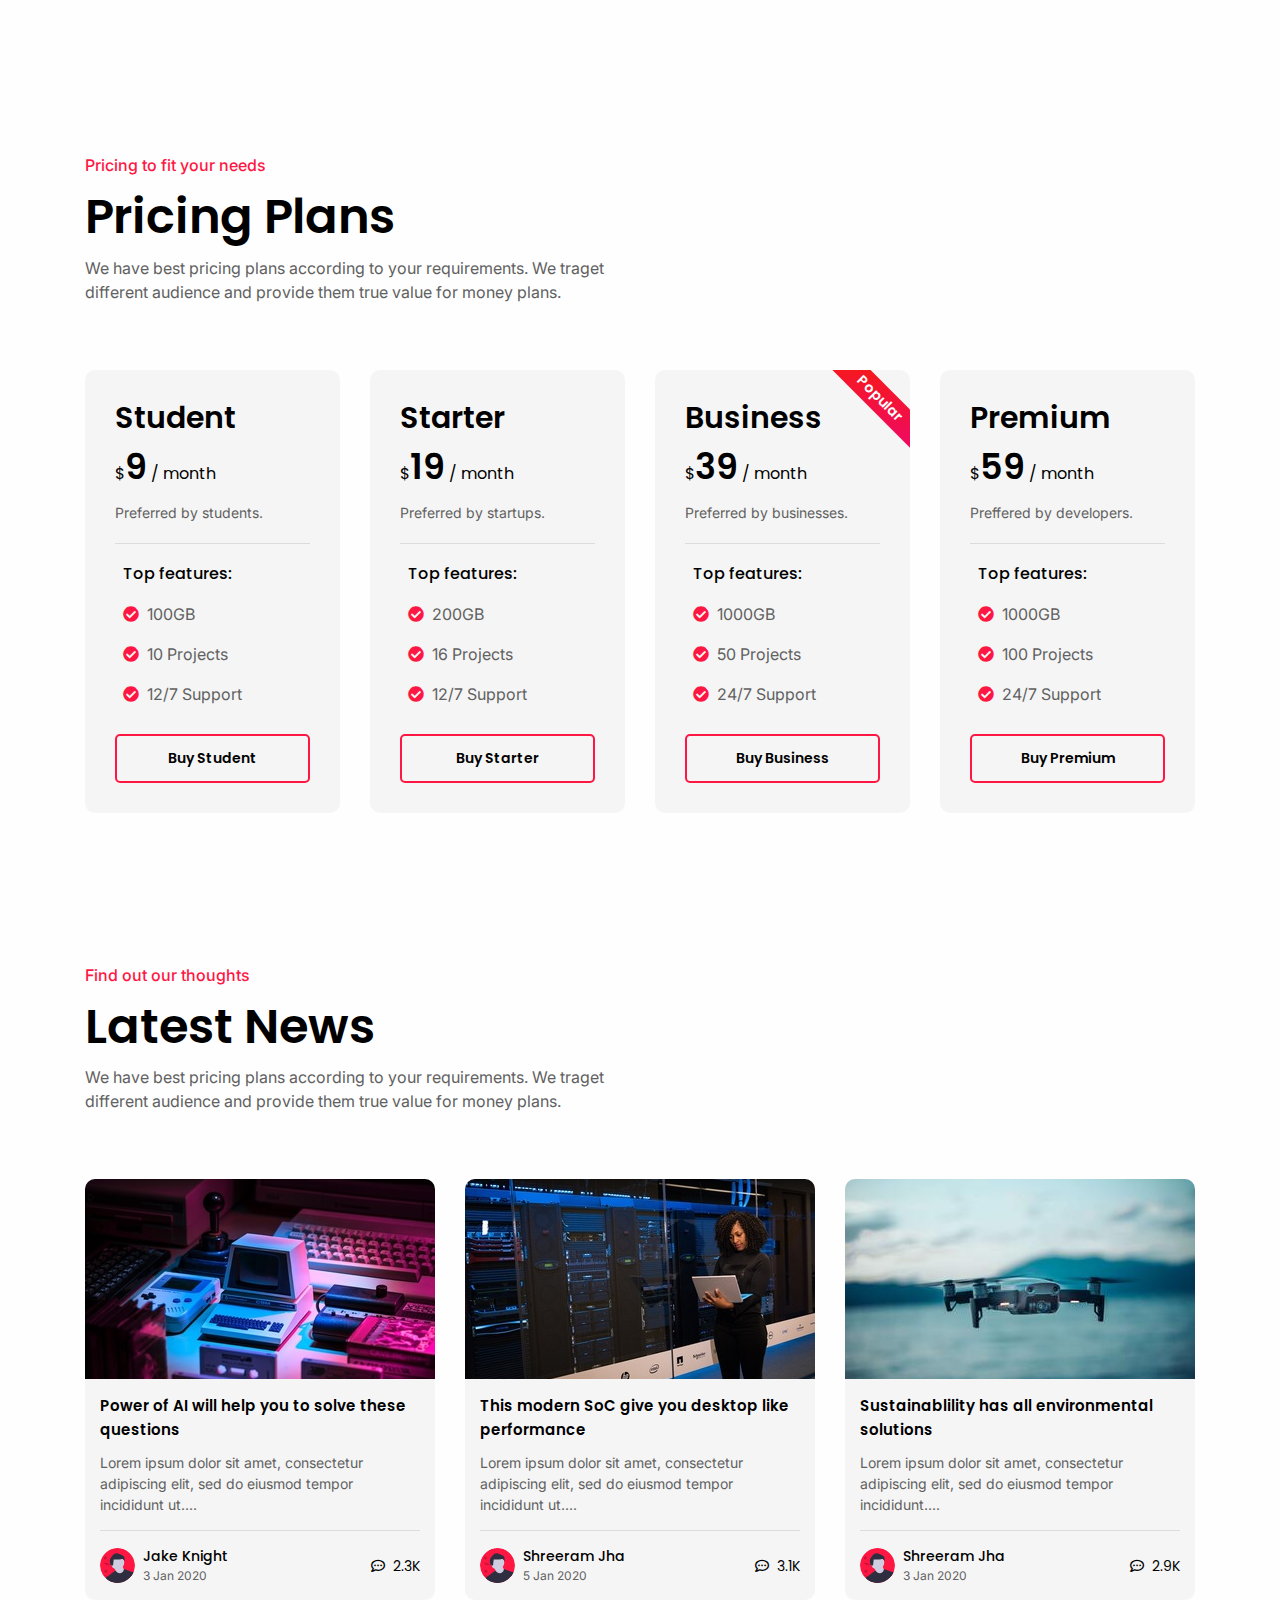
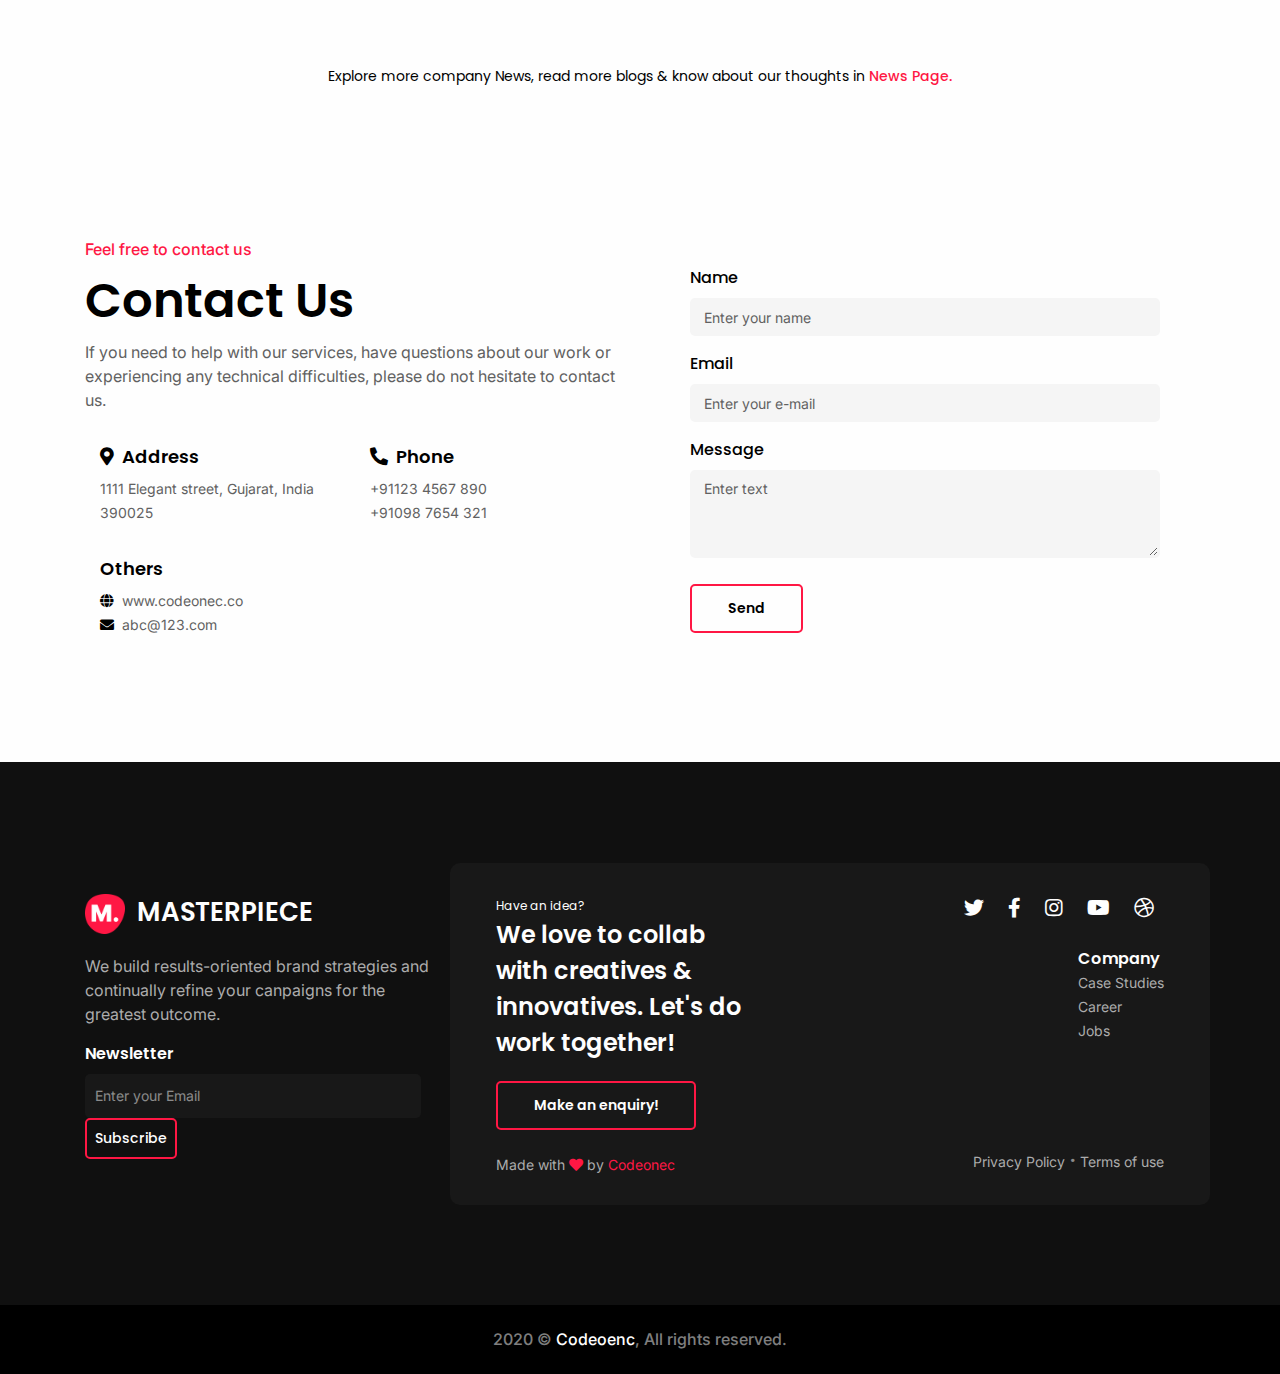
<file: home-light.html>
<!DOCTYPE html>
<html lang="en" data-color-scheme="light">
	<head>
		<!-- Title -->
		<title>Masterpiece</title>

		<!-- Meta Tags -->
		<meta charset="utf-8">
	    <meta name="viewport" content="width=device-width, initial-scale=1, shrink-to-fit=no">
	    <!-- SEO Meta description -->
		<meta name="description"
		    content="MasterPiece digital agency template. Helps you easily create websites for your business, agency, marketing landing page template form promotion and many more.">
		<meta name="author" content="Codeonec">

		<!-- OG Meta Tags to improve the URL looks when you share the link on LinkedIn, Facebook, Google+ -->
	    <meta property="og:site_name" content=""/> <!-- website name -->
	    <meta property="og:site" content=""/> <!-- website link -->
	    <meta property="og:title" content=""/> <!-- title shown in the actual shared post -->
	    <meta property="og:description" content=""/> <!-- description shown in the actual shared post -->
	    <meta property="og:image" content=""/> <!-- image link, make sure it's jpg -->
	    <meta property="og:url" content=""/> <!-- where do you want your post to link to -->
	    <meta property="og:type" content="article"/>

	    <!-- Favicon Icon-->
		<link rel="icon" href="assets/images/logo.png" type="image/png" sizes="16x16">

	    <!-- Bootstrap CSS -->
		<link rel="stylesheet" href="assets/css/bootstrap.min.css">
		<!-- Main Stylesheet -->
		<link rel="stylesheet" type="text/css" href="assets/css/main.css">
		<!-- Owl Carousel CSS -->
		<link rel="stylesheet" type="text/css" href="assets/css/owl.carousel.min.css">
		<link rel="stylesheet" type="text/css" href="assets/css/owl.theme.default.min.css">
		<!-- Google Fonts -->
		<link rel="preconnect" href="https://fonts.googleapis.com">
		<link rel="preconnect" href="https://fonts.gstatic.com" crossorigin>
		<link href="https://fonts.googleapis.com/css2?family=Inter:wght@300;400;500;600;700;800&family=Poppins:wght@300;400;500;600;700;800&display=swap" rel="stylesheet">
		<!-- Font-awesome CSS -->
		<link href="assets/css/all.min.css" rel="stylesheet">
	</head>
	<body data-spy="scroll" data-target=".navbar" data-offset="50">

		<!--Start Preloader-->
		<div id="pre_loader">
			<div class="pre_cnt d-flex flex-wrap flex-row align-items-center">
				<span class="pre_spn">
					<span class="spinner-grow text-primary" role="status">	
					</span>
				</span>
			</div>
		</div>
		<!--End Preloader-->

		<!--Start Navbar-->
			<nav class="navbar navbar-expand-lg navbar-light fixed-top">
				<div class="container">
					<!--Logo-->
					<a class="navbar-brand" href="index.html"><img src="assets/images/logo.png" height="40" alt="logo">&nbsp;MASTERPIECE</a>

					<!--Mobile Toggle Button-->
					<button class="navbar-toggler" type="button" data-toggle="collapse" data-target="#navbarNav" aria-controls="navbarNav" aria-expanded="false" aria-label="Toggle navigation">
				   	 	<i class="fas fa-bars"></i>
				    </button>

				    <!--Links-->
				  	<div class="collapse navbar-collapse" id="navbarNav">
					    <ul class="navbar-nav ml-auto">
						    <li class="nav-item">
						      	<a class="nav-link" href="#cover">Home</a>
						    </li>
						    <li class="nav-item">
						       	<a class="nav-link" href="#introduction">About</a>
						    </li>
						    <li class="nav-item">
						       	<a class="nav-link" href="#team">Team</a>
						    </li>
						    <li class="nav-item">
						       	<a class="nav-link" href="#services">Services</a>
						    </li>
						    <li class="nav-item">
						       	<a class="nav-link" href="#projects">Projects</a>
						    </li>
						    <li class="nav-item">
						       	<a class="nav-link" href="#pricing">Pricing</a>
						    </li>
						    <li class="nav-item">
						      	<a class="nav-link" href="#news">News</a>
						    </li>
						    <li class="nav-item">
						       	<a class="nav-link" href="#contact">Contact us</a>
						    </li>
					    </ul>
				    </div>
				</div>
			</nav>
		<!--End Navbar-->

		<!--Start Content-->

		<!--Start cover-->
		<section id="cover">
			<div class="container cvr_cnt">
				<div class="row cvr_row">
					<div  class="col-lg-6 cvr-ttl align-self-center"  >
						<h5>Hello,</h5>
						<p class="cvr-title">We are <span class="cvr-title-tp">Creative Agency</span></p>
						<p class="cvr-body">Best Digital Agency for Web Developement, Digital Marketing, Graphics Designing, AI Solutions and IT Solutions. Specialization in web developement with elegant collection of UI elements that are all flexible and modular.</p>
						<div class="row cvr-btns d-flex flex-row flex-wrap align-items-center">
							<a href="#" class="button_main btn mb-3">Get Started&nbsp;&nbsp;&nbsp;<i class="fas fa-angle-right arrow_go"></i></a>
							<a href="#" class="btn gs-btn mb-3 ml-3"><i class="fas fa-play srr"></i>&nbsp;&nbsp;<span class="gs-txt">Play Video</span></a>
						</div>
					</div>
				</div>
				<div class="row">
					<div class="col-md-12 d-flex p-2 justify-content-between cvr-ftr align-items-center flex-wrap">
						<div class="p-2 ftr-pr d-flex flex-row justify-content-between">
							<a href="#">Products</a>&nbsp;&nbsp;&nbsp;
							<a href="#">Contact US</a>
						</div>
						<div class="p-2 ftr-sc d-flex flex-row justify-content-between">
							<a href="#" class=""><i class="fab fa-twitter"></i></a>
							<a href="#" class="ml-2"><i class="fab fa-facebook-f"></i></a>
							<a href="#" class="ml-2"><i class="fab fa-instagram"></i></a>
							<a href="#" class="ml-2"><i class="fab fa-youtube"></i></a>
						</div>
					</div>
				</div>
			</div>
		</section>
		<!--End Cover-->

		<!--Start Vision Mission Value-->
		<section id="vmv">
			<div class="container">
					<div class="row row_vmv"  >
						<div class="col-lg-4 vmv">
							<div class="vmv_cnt">
								<div class="p-2"><h6><i class="fas fa-bookmark"></i>&nbsp;&nbsp;Vision</h6></div>
								<div class="p-2">Pellentesque habitant morbi tristique senectus et netus et malesuada fames ac turpis egestas.</div>
							</div>
						</div>
						<div class="col-lg-4 vmv">
							<div class="vmv_cnt">
								<div class="p-2"><h6><i class="fas fa-chart-line"></i>&nbsp;&nbsp;Mission</h6></div>
								<div class="p-2"> Pellentesque habitant morbi tristique senectus et netus et malesuada fames ac turpis egestas.</div>
							</div>
						</div>
						<div class="col-lg-4 vmv">
							<div class="vmv_cnt">
								<div class="p-2"><h6><i class="fas fa-chart-pie"></i>&nbsp;&nbsp;Value</h6></div>
								<div class="p-2"> Pellentesque habitant morbi tristique senectus et netus et malesuada fames ac turpis egestas.</div>
							</div>
						</div>
					</div>
			</div>
		</section>
		<!--End Vision Mission Value-->

		<!--Start About-->

		<!--Start Introduction-->
		<section id="introduction">
			<div class="container">
				<div class="row justify-content-center icont">
					<div class="col-lg-6 col-md-12 in_img align-self-center">
						<img src="assets/images/about/about.jpg" class="img-fluid"   alt="in_img">
					</div>
					<div class="col-lg-6 col-md-12 align-items-center">
							<span class="sub_head">Our Achievements</span>
							<h2 class="s_head">Stuff About Us</h2>
	     					<p class="h_body">
	     						We're Best Digital Agency. Specialization in web developement with elegant collection of UI elements that are all flexible and modular.
	     					</p>
	     				<div class="row">
							<div class="icard col-sm-6">
								<div class="card c1">
									<div class="d-flex flex-row align-items-center h-100 crd_cnt"  >
										<div class="p-2">
											<div class="card-title"><i class="fas fa-globe-asia"></i></div>
										</div>
										<div class="crd_bdy">
					    					<p class="card-text">35% Share in global Internet traffic.</p>
					    				</div>
					    			</div>
			  					</div>
							</div>
			    			<div class="icard col-sm-6">
								<div class="card c2">
				  				  	<div class="d-flex flex-row align-items-center h-100 crd_cnt"  >
										<div class="p-2">
											<div class="card-title"><i class="fas fa-server"></i></div>
										</div>
										<div class="crd_bdy">
					    					<p class="card-text">300+ Data centers all over the world.</p>
					    				</div>
					    			</div>
			  					</div>
							</div>
							<div class="icard col-sm-6">
								<div class="card c3">
									<div class="d-flex flex-row align-items-center h-100 crd_cnt"  >
										<div class="p-2">
											<div class="card-title"><i class="fas fa-shield-alt"></i></div>
										</div>
										<div class="crd_bdy">
					    					<p class="card-text">10m+ Users' data is under protection.</p>
					    				</div>
					    			</div>
			  					</div>
							</div>
							<div class="icard col-sm-6">
								<div class="card c4">
				  				  	<div class="d-flex flex-row align-items-center h-100 crd_cnt"  >
										<div class="p-2">
											<div class="card-title"><i class="far fa-chart-bar"></i></div>
										</div>
										<div class="crd_bdy">
					    					<p class="card-text">22% Global Internet market share.</p>
					    				</div>
					    			</div>
			  					</div>
							</div>
						</div>
					</div>
				</div>
			</div>			
		</section>
		<!--End Introduction-->
 	
		<!--Start Brand area-->
		<div id="brand-area">
			<div class="container">
				<div class="row brcnt">
					<div class="col-lg-2 col-md-4 col-sm-4 col-6 brnd_img">
						<div class="brnd">	
							<img src="assets/images/partners/br1.png" class="img-fluid" alt="brand">
						</div>
					</div>
					<div class="col-lg-2 col-md-4 col-sm-4 col-6 brnd_img">
						<div class="brnd">	
							<img src="assets/images/partners/br2.png" class="img-fluid" alt="brand">
						</div>
					</div>
					<div class="col-lg-2 col-md-4 col-sm-4 col-6 brnd_img">
						<div class="brnd">	
							<img src="assets/images/partners/br3.png" class="img-fluid" alt="brand">
						</div>
					</div>
					<div class="col-lg-2 col-md-4 col-sm-4 col-6 brnd_img">
						<div class="brnd">	
							<img src="assets/images/partners/br4.png" class="img-fluid" alt="brand">
						</div>
					</div>
					<div class="col-lg-2 col-md-4 col-sm-4 col-6 brnd_img">
						<div class="brnd">	
							<img src="assets/images/partners/br5.png" class="img-fluid" alt="brand">
						</div>
					</div>
					<div class="col-lg-2 col-md-4 col-sm-4 col-6 brnd_img">
						<div class="brnd">	
							<img src="assets/images/partners/br6.png" class="img-fluid" alt="brand">
						</div>
					</div>
				</div>
			</div>
		</div>
		<!--End Brand Area-->

		<!--Start Counter Section-->
		<section id="counter_up">
			<div class="container">
				<div class="row">
					<div class="col-lg-3 col-md-3 col-xs-6 text-center cocnt">
						<h3><span class="count counter" data-count="3000">0</span><span class="count_txt">+</span></h3>
						<span class="count_bdy">Happy Clients</span>
					</div>
					<div class="col-lg-3 col-md-3 col-xs-6 text-center cocnt">
						<h3><span class="count_txt">US$</span><span class="count counter" data-count="40">0</span><span class="count_txt">+</span></h3>
						<span class="count_bdy">Million revenue</span>
					</div>
					<div class="col-lg-3 col-md-3 col-xs-6 text-center cocnt">
						<h3><span class="count counter" data-count="5000">0</span><span class="count_txt">+</span></h3>
						<span class="count_bdy">Completed Projects</span>
					</div>
					<div class="col-lg-3 col-md-3 col-xs-6 text-center cocnt">
						<h3><span class="count counter" data-count="1000">0</span><span class="count_txt">+</span></h3>
						<span class="count_bdy">Well Skilled employees</span>
					</div>
				</div>
			</div>
		</section>
		<!--End Counter Section-->

		<!--End About-->

		<!--Start Team Secr=tion-->
		<section id="team">
			<div class="container">
				<div class="row">
					<div class="col-lg-6 col-md-12 cnt_head">
						<span class="sub_head">Specialists behind great work</span>
						<h2 class="s_head">Meet our Team</h2>
						<p class="h_body">We have highly skilled professionals conveniently customizing services for incredible results.</p>
					</div>
				</div>
			</div>
			<div class="container">
				<div class="row team_cnt">
					<div class="col-lg-3 col-md-6 col-sm-6 team_crd">
						<div class="card">
							<div class="team_img_cnt">
								<img src="assets/images/team/team1.jpg" class="img-fluid rounded-circle mx-auto mb-3" height="400" width="400" alt="member">
								<div class="m_sci">
									<div class="d-flex justify-content-around align-items-center h-100">
										<a href="#" class="p-2"><i class="fab fa-twitter"></i></a>
										<a href="#" class="p-2"><i class="fab fa-facebook-f"></i></a>
										<a href="#" class="p-2"><i class="fab fa-instagram"></i></a>
										<a href="#" class="p-2"><i class="fab fa-dribbble"></i></a>
									</div>
								</div>
							</div>
							<div class="m_name text-center">Jake Knight</div>
							<div class="m_dsc text-center">Web Developer</div>
						</div>
					</div>
					<div class="col-lg-3 col-md-6 col-sm-6 team_crd">
						<div class="card">
							<div class="team_img_cnt">
								<img src="assets/images/team/team2.jpg" class="img-fluid rounded-circle mx-auto mb-3" height="400" width="400" alt="member">
								<div class="m_sci">
									<div class="d-flex justify-content-around align-items-center h-100">
										<a href="#" class="p-2"><i class="fab fa-twitter"></i></a>
										<a href="#" class="p-2"><i class="fab fa-facebook-f"></i></a>
										<a href="#" class="p-2"><i class="fab fa-instagram"></i></a>
										<a href="#" class="p-2"><i class="fab fa-dribbble"></i></a>
									</div>
								</div>
							</div>
							<div class="m_name text-center">Minea Tushera</div>
							<div class="m_dsc text-center">UI/UX Designer</div>
						</div>
					</div>
					<div class="col-lg-3 col-md-6 col-sm-6 team_crd">
						<div class="card">
							<div class="team_img_cnt">
								<img src="assets/images/team/team3.jpg" class="img-fluid rounded-circle mx-auto mb-3" height="400" width="400" alt="member">
								<div class="m_sci">
									<div class="d-flex justify-content-around align-items-center h-100">
										<a href="#" class="p-2"><i class="fab fa-twitter"></i></a>
										<a href="#" class="p-2"><i class="fab fa-facebook-f"></i></a>
										<a href="#" class="p-2"><i class="fab fa-instagram"></i></a>
										<a href="#" class="p-2"><i class="fab fa-dribbble"></i></a>
									</div>
								</div>
							</div>
							<div class="m_name text-center">Shanken Taylor</div>
							<div class="m_dsc text-center">AI Developer</div>
						</div>
					</div>
					<div class="col-lg-3 col-md-6 col-sm-6 team_crd">
						<div class="card">
							<div class="team_img_cnt">
								<img src="assets/images/team/team4.jpg" class="img-fluid rounded-circle mx-auto mb-3" height="400" width="400" alt="member">
								<div class="m_sci">
									<div class="d-flex justify-content-around align-items-center h-100">
										<a href="#" class="p-2"><i class="fab fa-twitter"></i></a>
										<a href="#" class="p-2"><i class="fab fa-facebook-f"></i></a>
										<a href="#" class="p-2"><i class="fab fa-instagram"></i></a>
										<a href="#" class="p-2"><i class="fab fa-dribbble"></i></a>
									</div>
								</div>
							</div>
							<div class="m_name text-center">Shreeram Jha</div>
							<div class="m_dsc text-center">Software Administrator</div>
						</div>
					</div>
				</div>
			</div>
		</section>
		<!--End Team Section-->

		<!--Start Services Section-->
		<section id="services">
			<div class="container">
				<div class="row">
					<div class="col-lg-6 col-md-12 cnt_head"  >
						<span class="sub_head">We work for your best experience</span>
						<h2 class="s_head">Our Services</h2>
						<p class="h_body">We provide best ever services for your great experience. We make all efforts for the revolutionary change. We appreciate our employees to create future. We promise you that you will never get disappointed.</p>
					</div>
				</div>
				<div class="row ser_cnt">
					<div class="col-lg-4 col-md-12 col-xs-12 serv">
						<div class="card">
							<span class="ser_ico"><i class="far fa-edit"></i></span>
							<span class="ser_ttl">Content Stretegy</span>
							<p class="ser_dsc card-text">Duis aute irure dolor in reprehenderit in voluptate velit esse cillum dolore eu fugiat nulla pariatur</p>
							<a href="service_single.html" class="ser_lnk">Know More&nbsp;&nbsp;<i class="fas fa-arrow-right"></i></a>
						</div>
					</div>
					<div class="col-lg-4 col-md-12 col-xs-12 serv">
						<div class="card">
							<span class="ser_ico"><i class="fas fa-laptop-code"></i></span>								
							<span class="ser_ttl">Web Development</span>
							<p class="ser_dsc card-text">Duis aute irure dolor in reprehenderit in voluptate velit esse cillum dolore eu fugiat nulla pariatur</p>
							<a href="service_single.html" class="ser_lnk">Know More&nbsp;&nbsp;<i class="fas fa-arrow-right"></i></a>
						</div>
					</div>
					<div class="col-lg-4 col-md-12 col-xs-12 serv">
						<div class="card">
							<span class="ser_ico"><i class="fas fa-chart-line"></i></span>
							<span class="ser_ttl">Digital Marketing</span>
							<p class="ser_dsc card-text">Duis aute irure dolor in reprehenderit in voluptate velit esse cillum dolore eu fugiat nulla pariatur</p>
							<a href="#" class="ser_lnk">Know More&nbsp;&nbsp;<i class="fas fa-arrow-right"></i></a>
						</div>
					</div>
					<div class="col-lg-4 col-md-12 col-xs-12 serv">
						<div class="card">
							<span class="ser_ico"><i class="fas fa-file-invoice-dollar"></i></span>
							<span class="ser_ttl">SEO Optimization</span>
							<p class="ser_dsc card-text">Duis aute irure dolor in reprehenderit in voluptate velit esse cillum dolore eu fugiat nulla pariatur</p>
							<a href="service_single.html" class="ser_lnk">Know More&nbsp;&nbsp;<i class="fas fa-arrow-right"></i></a>
						</div>
					</div>
					<div class="col-lg-4 col-md-12 col-xs-12 serv">
						<div class="card">
							<span class="ser_ico"><i class="far fa-file-alt"></i></span>
							<span class="ser_ttl">UI/UX Design</span>
							<p class="ser_dsc card-text">Duis aute irure dolor in reprehenderit in voluptate velit esse cillum dolore eu fugiat nulla pariatur</p>
							<a href="service_single.html" class="ser_lnk">Know More&nbsp;&nbsp;<i class="fas fa-arrow-right"></i></a>
						</div>
					</div>
					<div class="col-lg-4 col-md-12 col-xs-12 serv">
						<div class="card">
							<span class="ser_ico"><i class="far fa-file-code"></i></span>
							<span class="ser_ttl">AI Development</span>
							<p class="ser_dsc card-text">Duis aute irure dolor in reprehenderit in voluptate velit esse cillum dolore eu fugiat nulla pariatur</p>
							<a href="service_single.html" class="ser_lnk">Know More&nbsp;&nbsp;<i class="fas fa-arrow-right"></i></a>
						</div>
					</div>
				</div>
			</div>
		</section>
		<!--End Services Section-->

		<!--Start Project Section-->
		<section id="projects">
			<div class="container">
				<div class="row">
					<div class="col-lg-6 col-md-12 cnt_head"  >
						<span class="sub_head">Some of the projects by us</span>
						<h2 class="s_head">Our Works</h2>
						<p class="h_body">We provide best ever services for your great experience. We make all efforts for the revolutionary change.</p>
					</div>
				</div>
			</div>
			<div class="container-fluid">
				<div class="row">
					<div class="col-lg-12">
						<div class="owl-carousel owl-theme pr_cnt">
							<div class="item" style="background:linear-gradient(0deg,rgba(0,0,0,0.3),rgba(0,0,0,0.3)),url(assets/images/projects/p3.jpg); background-size: cover; background-position: center; width: 320px;">
						    	<div class="pr_obj">
						    		<div class="p-3 pr_main">
						    			<div class="pr_subhead">AI/VR Project</div>
						    			<div class="pr_head">Grade VR</div>	
						    			<div class="pr_lnk"><a href="project_single.html" class="button_main">Case Study&nbsp;&nbsp;&nbsp;<i class="fas fa-angle-right arrow_go"></i></a></div>						    		
						    		</div>
						    	</div>
						    </div>
							<div class="item" style="background:linear-gradient(0deg,rgba(0,0,0,0.3),rgba(0,0,0,0.3)),url(assets/images/projects/p6.jpg); background-size: cover; background-position: center; width: 320px;">
						    	<div class="pr_obj">
						    		<div class="p-3 pr_main">
						    			<div class="pr_subhead">Web Development</div>
						    			<div class="pr_head">ExO Net</div>	
						    			<div class="pr_lnk"><a href="project_single.html" class="button_main">Case Study&nbsp;&nbsp;&nbsp;<i class="fas fa-angle-right arrow_go"></i></a></div>
						    		</div>
						    	</div>
						    </div>
						    <div class="item" style="background:linear-gradient(0deg,rgba(0,0,0,0.3),rgba(0,0,0,0.3)),url(assets/images/projects/p1.jpg); background-size: cover; background-position: center; width: 320px;">
						    	<div class="pr_obj">
						    		<div class="p-3 pr_main">
						    			<div class="pr_subhead">Gaming & Utility</div>
						    			<div class="pr_head">BaseXamp</div>
						    			<div class="pr_lnk"><a href="project_single.html" class="button_main">Case Study&nbsp;&nbsp;&nbsp;<i class="fas fa-angle-right arrow_go"></i></a></div>
						    		</div>
						    	</div>
						    </div>
						    <div class="item" style="background:linear-gradient(0deg,rgba(0,0,0,0.3),rgba(0,0,0,0.3)),url(assets/images/projects/p2.jpg); background-size: cover; background-position: center; width: 320px;">
						    	<div class="pr_obj">
						    		<div class="p-3 pr_main">
						    			<div class="pr_subhead">Computing Research</div>
						    			<div class="pr_head">Right Wireframes</div>
						    			<div class="pr_lnk"><a href="project_single.html" class="button_main">Case Study&nbsp;&nbsp;&nbsp;<i class="fas fa-angle-right arrow_go"></i></a></div>						    		
						    		</div>
						    	</div>
						    </div>
						    <div class="item" style="background:linear-gradient(0deg,rgba(0,0,0,0.3),rgba(0,0,0,0.3)),url(assets/images/projects/p4.jpg); background-size: cover; background-position: center; width: 320px;">
						    	<div class="pr_obj">
						    		<div class="p-3 pr_main">
						    			<div class="pr_subhead">AI Development</div>
						    			<div class="pr_head">Dynamic Media</div>
						    			<div class="pr_lnk"><a href="project_single.html" class="button_main">Case Study&nbsp;&nbsp;&nbsp;<i class="fas fa-angle-right arrow_go"></i></a></div>						    		
						    		</div>
						    	</div>
						    </div>
						    <div class="item" style="background:linear-gradient(0deg,rgba(0,0,0,0.3),rgba(0,0,0,0.3)),url(assets/images/projects/p5.jpg); background-size: cover; background-position: center; width: 320px;">
						    	<div class="pr_obj">
						    		<div class="p-3 pr_main">
						    			<div class="pr_subhead">Python Project</div>
						    			<div class="pr_head">Ultimate PY</div>	
						    			<div class="pr_lnk"><a href="project_single.html" class="button_main">Case Study&nbsp;&nbsp;&nbsp;<i class="fas fa-angle-right arrow_go"></i></a></div>
						    		</div>
						    	</div>
						    </div>
						</div>
					</div>
				</div>
			</div>
		</section>
		<!--End Project Section-->
	
		<!--Start Pricing Section-->
		<section id="pricing">
			<div class="container">
				<div class="row">
					<div class="col-lg-6 col-md-12 cnt_head"  >
						<span class="sub_head">Pricing to fit your needs</span>
						<h2 class="s_head">Pricing Plans</h2>
						<p class="h_body">We have best pricing plans according to your requirements. We traget different audience and provide them true value for money plans.</p>
					</div>
				</div>
				<div class="row pricing_container">
					<div class="col-lg-3 col-md-6 col-sm-6 pricing_section">
						<div class="card pricing_plan">
							<h1 class="pl_head">Student</h1>
							<div class="price">
								<span class="pr1">$</span><span class="pr2">9</span>
								<span class="pr3">/ month</span><br/>
								<div class="pr4">Preferred by students.</div>
							</div>
							<div class="d-flex flex-column pl_ftr">
								<div class="p-2 pl_ftr_hd">Top features:</div>
								<div class="p-2 feature"><i class="fas fa-check-circle"></i>&nbsp;&nbsp;100GB</div>
								<div class="p-2 feature"><i class="fas fa-check-circle"></i>&nbsp;&nbsp;10 Projects</div>
								<div class="p-2 feature"><i class="fas fa-check-circle"></i>&nbsp;&nbsp;12/7 Support</div>
							</div>
							<a href="#" class="button_main">Buy Student</a>
						</div>
					</div>	
					<div class="col-lg-3 col-md-6 col-sm-6 pricing_section">
						<div class="card pricing_plan">
							<h1 class="pl_head">Starter</h1>
							<div class="price">
								<span class="pr1">$</span><span class="pr2">19</span>
								<span class="pr3">/ month</span><br/>
								<div class="pr4">Preferred by startups.</div>
							</div>
							<div class="d-flex flex-column pl_ftr">
								<div class="p-2 pl_ftr_hd">Top features:</div>
								<div class="p-2 feature"><i class="fas fa-check-circle"></i>&nbsp;&nbsp;200GB</div>
								<div class="p-2 feature"><i class="fas fa-check-circle"></i>&nbsp;&nbsp;16 Projects</div>
								<div class="p-2 feature"><i class="fas fa-check-circle"></i>&nbsp;&nbsp;12/7 Support</div>
							</div>
							<a href="#" class="button_main">Buy Starter</a>
						</div>
					</div>
					<div class="col-lg-3 col-md-6 col-sm-6 pricing_section">
						<div class="card pricing_plan special">
							<h1 class="pl_head">Business</h1>
							<div class="price">
								<span class="pr1">$</span><span class="pr2">39</span>
								<span class="pr3">/ month</span><br/>
								<div class="pr4">Preferred by businesses.</div>
							</div>
							<div class="d-flex flex-column pl_ftr">
								<div class="p-2 pl_ftr_hd">Top features:</div>
								<div class="p-2 feature"><i class="fas fa-check-circle"></i>&nbsp;&nbsp;1000GB</div>
								<div class="p-2 feature"><i class="fas fa-check-circle"></i>&nbsp;&nbsp;50 Projects</div>
								<div class="p-2 feature"><i class="fas fa-check-circle"></i>&nbsp;&nbsp;24/7 Support</div>
							</div>
							<a href="#" class="button_main">Buy Business</a>
						</div>
					</div>
					<div class="col-lg-3 col-md-6 col-sm-6 pricing_section">
						<div class="card pricing_plan">
							<h1 class="pl_head">Premium</h1>
							<div class="price">
								<span class="pr1">$</span><span class="pr2">59</span>
								<span class="pr3">/ month</span><br/>
								<div class="pr4">Preffered by developers.</div>
							</div>
							<div class="d-flex flex-column pl_ftr">
								<div class="p-2 pl_ftr_hd">Top features:</div>
								<div class="p-2 feature"><i class="fas fa-check-circle"></i>&nbsp;&nbsp;1000GB</div>
								<div class="p-2 feature"><i class="fas fa-check-circle"></i>&nbsp;&nbsp;100 Projects</div>
								<div class="p-2 feature"><i class="fas fa-check-circle"></i>&nbsp;&nbsp;24/7 Support</div>
							</div>
							<a href="#" class="button_main">Buy Premium</a>
						</div>
					</div>
				</div>
			</div>
		</section>
		<!--End Pricing Section-->
		
		<!--Start News Section-->
		<section id="news">
			<div class="container">
				<div class="row">
					<div class="col-lg-6 col-md-12 cnt_head"   >
						<span class="sub_head">Find out our thoughts</span>
						<h2 class="s_head">Latest News</h2>
						<p class="h_body">We have best pricing plans according to your requirements. We traget different audience and provide them true value for money plans.</p>
					</div>
				</div>
				<div class="row">
					<div class="col-lg-4 col-md-6 col-sm-12 bl_sec mb-3">
						<div class="card">
							<div class="bl_img"><a href="blog_full.html"><img src="assets/images/news/B1.jpg" class="img-fluid" alt="thumb"></a></div>
							<div class="bl_body">
								<div class="bl_main">
								    <span class="bl_title"><a href="blog_full.html">Power of AI will help you to solve these questions</a></span><br/>
								    <p class="bl_text">Lorem ipsum dolor sit amet, consectetur adipiscing elit, sed do eiusmod tempor incididunt ut....</p>
								</div>
							    <div class="bl_ftr d-flex justify-content-between align-items-center">
									<a href="#" class="ln1 d-flex align-items-center">
										<span class="lns1">
											<img src="assets/images/news/user-thumbnail.svg" class="image-fluid rounded-circle usr_img" height="35" width="35" alt="user">
										</span>
										&nbsp;&nbsp;
										<div class="lns2">
											<span class="usr_name">Jake Knight</span>
											<span class="usr_date">3 Jan 2020</span>
										</div>	
									</a>
									<a href="#" class="ln2"><span class="usr_cmt"><i class="far fa-comment-dots"></i>&nbsp;&nbsp;2.3K</span></a>
								</div>
							</div>

						</div>				
					</div>
					<div class="col-lg-4 col-md-6 col-sm-12 bl_sec mb-3">
						<div class="card">
							<div class="bl_img"><a href="blog_full.html"><img src="assets/images/news/B2.jpg" class="img-fluid" alt="thumb"></a></div>
							<div class="bl_body">
								<div class="bl_main">
								    <span class="bl_title"><a href="blog_full.html">This modern SoC give you desktop like performance</a></span><br/>
								    <p class="bl_text">Lorem ipsum dolor sit amet, consectetur adipiscing elit, sed do eiusmod tempor incididunt ut....</p>  
								</div>
								<div class="bl_ftr d-flex justify-content-between align-items-center">
									<a href="#" class="ln1 d-flex align-items-center">
										<span class="lns1">
											<img src="assets/images/news/user-thumbnail.svg" class="image-fluid rounded-circle usr_img" height="35" width="35" alt="user">
										</span>
										&nbsp;&nbsp;
										<div class="lns2">
											<span class="usr_name">Shreeram Jha</span>
											<span class="usr_date">5 Jan 2020</span>
										</div>	
									</a>
									<a href="#" class="ln2"><span class="usr_cmt"><i class="far fa-comment-dots"></i>&nbsp;&nbsp;3.1K</span></a>
								</div>
							    
							</div>
						</div>
					</div>
					<div class="col-lg-4 col-md-6 col-sm-12 bl_sec mb-3">
						<div class="card">
							<div class="bl_img"><a href="blog_full.html"><img src="assets/images/news/B3.jpg" class="img-fluid" alt="thumb"></a></div>
							<div class="bl_body">
								<div class="bl_main">
								    <span class="bl_title"><a href="blog_full.html">Sustainablility has all environmental solutions</a></span><br/>
								    <p class="bl_text">Lorem ipsum dolor sit amet, consectetur adipiscing elit, sed do eiusmod tempor incididunt....</p>
								</div>
							    <div class="bl_ftr d-flex justify-content-between align-items-center">
									<a href="#" class="ln1 d-flex align-items-center">
										<span class="lns1">
											<img src="assets/images/news/user-thumbnail.svg" class="image-fluid rounded-circle usr_img" height="35" width="35" alt="user">
										</span>
										&nbsp;&nbsp;
										<div class="lns2">
											<span class="usr_name">Shreeram Jha</span>
											<span class="usr_date">3 Jan 2020</span>
										</div>	
									</a>
									<a href="#" class="ln2"><span class="usr_cmt"><i class="far fa-comment-dots"></i>&nbsp;&nbsp;2.9K</span></a>
								</div>	
							</div>
						</div>
					</div>
				</div>
				<div class="row"  >
					<div class="col-lg-12 bl_full_ln">
						Explore more company News, read more blogs & know about our thoughts in <a href="blog_full.html">News Page.</a>
					</div>
				</div>
			</div>
		</section>
		<!--End News Section-->

		<!--Start Contact Section-->
		<section id="contact">
			<div class="container">
				<div class="row">
					<div class="col-md-6 cnt_head align-self-center">
						<span class="sub_head">Feel free to contact us</span>
						<h2 class="s_head">Contact Us</h2>
						<p class="h_body">If you need to help with our services, have questions about our work or experiencing any technical difficulties, please do not hesitate to contact us.</p>
						<div class="cntc_info d-flex flex-row flex-wrap">
							<div class="cntc_info_e">
								<div class="cntc_info_head"><span><i class="fas fa-map-marker-alt"></i>&nbsp;&nbsp;Address</span><br/></div>
								<span class="cntc_info_b">1111 Elegant street, Gujarat, India 390025</span>
							</div>
							<div class="cntc_info_e">
								<div class="cntc_info_head"><span><i class="fas fa-phone-alt"></i>&nbsp;&nbsp;Phone</span><br/></div>
								<span class="cntc_info_b">+91123 4567 890</span><br/>
								<span class="cntc_info_b">+91098  7654 321</span>
							</div>
							<div class="cntc_info_e">
								<div class="cntc_info_head"><span>Others</span><br/></div>
								<span class="cntc_info_b"><i class="fas fa-globe"></i>&nbsp;&nbsp;www.codeonec.co</span><br/>
								<span class="cntc_info_b"><i class="fas fa-envelope"></i>&nbsp;&nbsp;abc@123.com</span>
							</div>
						</div>
					</div>
					<div class="col-md-6 cntc_form align-self-center" >
						<form>
							<div class="form-group">
							    <label>Name</label>
							    <input class="form-control" type="text" placeholder="Enter your name">
							</div>
							<div class="form-group">
							    <label>Email</label>
							    <input type="email" class="form-control" placeholder="Enter your e-mail">
							</div>
							<div class="form-group">
							    <label>Message</label>
							    <textarea class="form-control" placeholder="Enter text" rows="3"></textarea>
							</div>
							<button type="submit" class="button_main">Send</button>
						</form>
					</div>
				</div>
			</div>
		</section>
		<!--End Contact Section-->

		<!--Start Footer-->
		<footer id="footer">
			<div class="container ftr_main">
				<div class="row">
					<!--Start Newsletter-->
					<div class="col-lg-4 col-md-6 align-self-center">
						<div class="ftr_brand">
							<a href="#"><img src="assets/images/logo.png" height="40" alt="logo">&nbsp;&nbsp;MASTERPIECE</a>
						</div>
						<div class="ftr_intro">
							<p>We build results-oriented brand strategies and continually refine your canpaigns for the greatest outcome.</p>
						</div>
						<div class="ftr_nwsltr">
							<label>Newsletter</label>
							<form action="#0">
								<div class="form-group d-flex flex-wrap flex-row">
								    <input type="email" class="p-2 mr-3" placeholder="Enter your Email">
								    <button type="submit" class="btn btn_sub p-2">Subscribe</button>
								</div>
							</form>
						</div>
					</div>
					<!--End Newsletter-->

					<!--Start Footer Objectives-->
					<div class="col-lg-8 col-md-12 ftr_bdy align-self-center">
						<div class="ftr_cnt ml-3 mr-3 d-flex flex-row justify-content-between flex-wrap">
							<div class="ftr_clb"  >
								<span class="ftr_clb_t1">Have an idea?</span><br/>
								<span class="ftr_clb_t2">We love to collab with creatives & innovatives. Let's do work together!</span><br/>
								<a href="#" class="btn button_main">Make an enquiry!</a>
								<div class="ftr_dsc mt-4">Made with <i class="fas fa-heart"></i> by <a href="http://codeonec.co">Codeonec</a></div>
							</div>
							<div class="ftr_lnk d-flex flex-column"  >
								<div class="ftr_lnk_sc">
									<a href="#"><i class="fab fa-twitter"></i></a>
									<a href="#"><i class="fab fa-facebook-f"></i></a>
									<a href="#"><i class="fab fa-instagram"></i></a>
									<a href="#"><i class="fab fa-youtube"></i></a>
									<a href="#"><i class="fab fa-dribbble"></i></a>
								</div>
								<div class="ftr_lnk_cmp mt-4 ml-auto">
									<span class="ftr_lnk_head">Company</span><br/>
									<span class="ftr_lnk_bdy"><a href="#">Case Studies</a></span><br/>
									<span class="ftr_lnk_bdy"><a href="#">Career</a></span><br/>
									<span class="ftr_lnk_bdy"><a href="#">Jobs</a></span>
								</div>
								<div class="ftr_lnk_lpt mt-auto ml-auto">
									<span class="ftr_lnk_lpt_l"><a href="#">Privacy Policy</a></span><span class="ftr_lnk_lpt_dot">&nbsp;·&nbsp;</span><span class="ftr_lnk_lpt_l"><a href="#">Terms of use</a></span>
								</div>
							</div>
						</div>
					</div>
					<!--Start Footer Objectives-->
				</div>
			</div>

			<!--Start Copyright-->
			<section class="ftr_btm">
				<div class="container">
					<div class="row">
						<div class="col-md-12 text-center">
							<h6>2020 &copy; <a href="https://codeonec.co/">Codeoenc</a>, All rights reserved.</h6>
						</div>
					</div>
				</div>
			</section>
			<!--End Copyright-->
		</footer>
		<!--End Footer-->

		<!-- JavaScript Files -->
		<!-- Plugins JS(1.jQuery, 2.Popper, 3.Bootstrap, 4.FontAwesome, 6.Waypoints, 7.Owl Carousel) -->
		<script src="assets/script/plugins.js"></script>
		<!-- Main JS file -->
		<script src="assets/script/main.js"></script>
	</body>
</html>
</file>
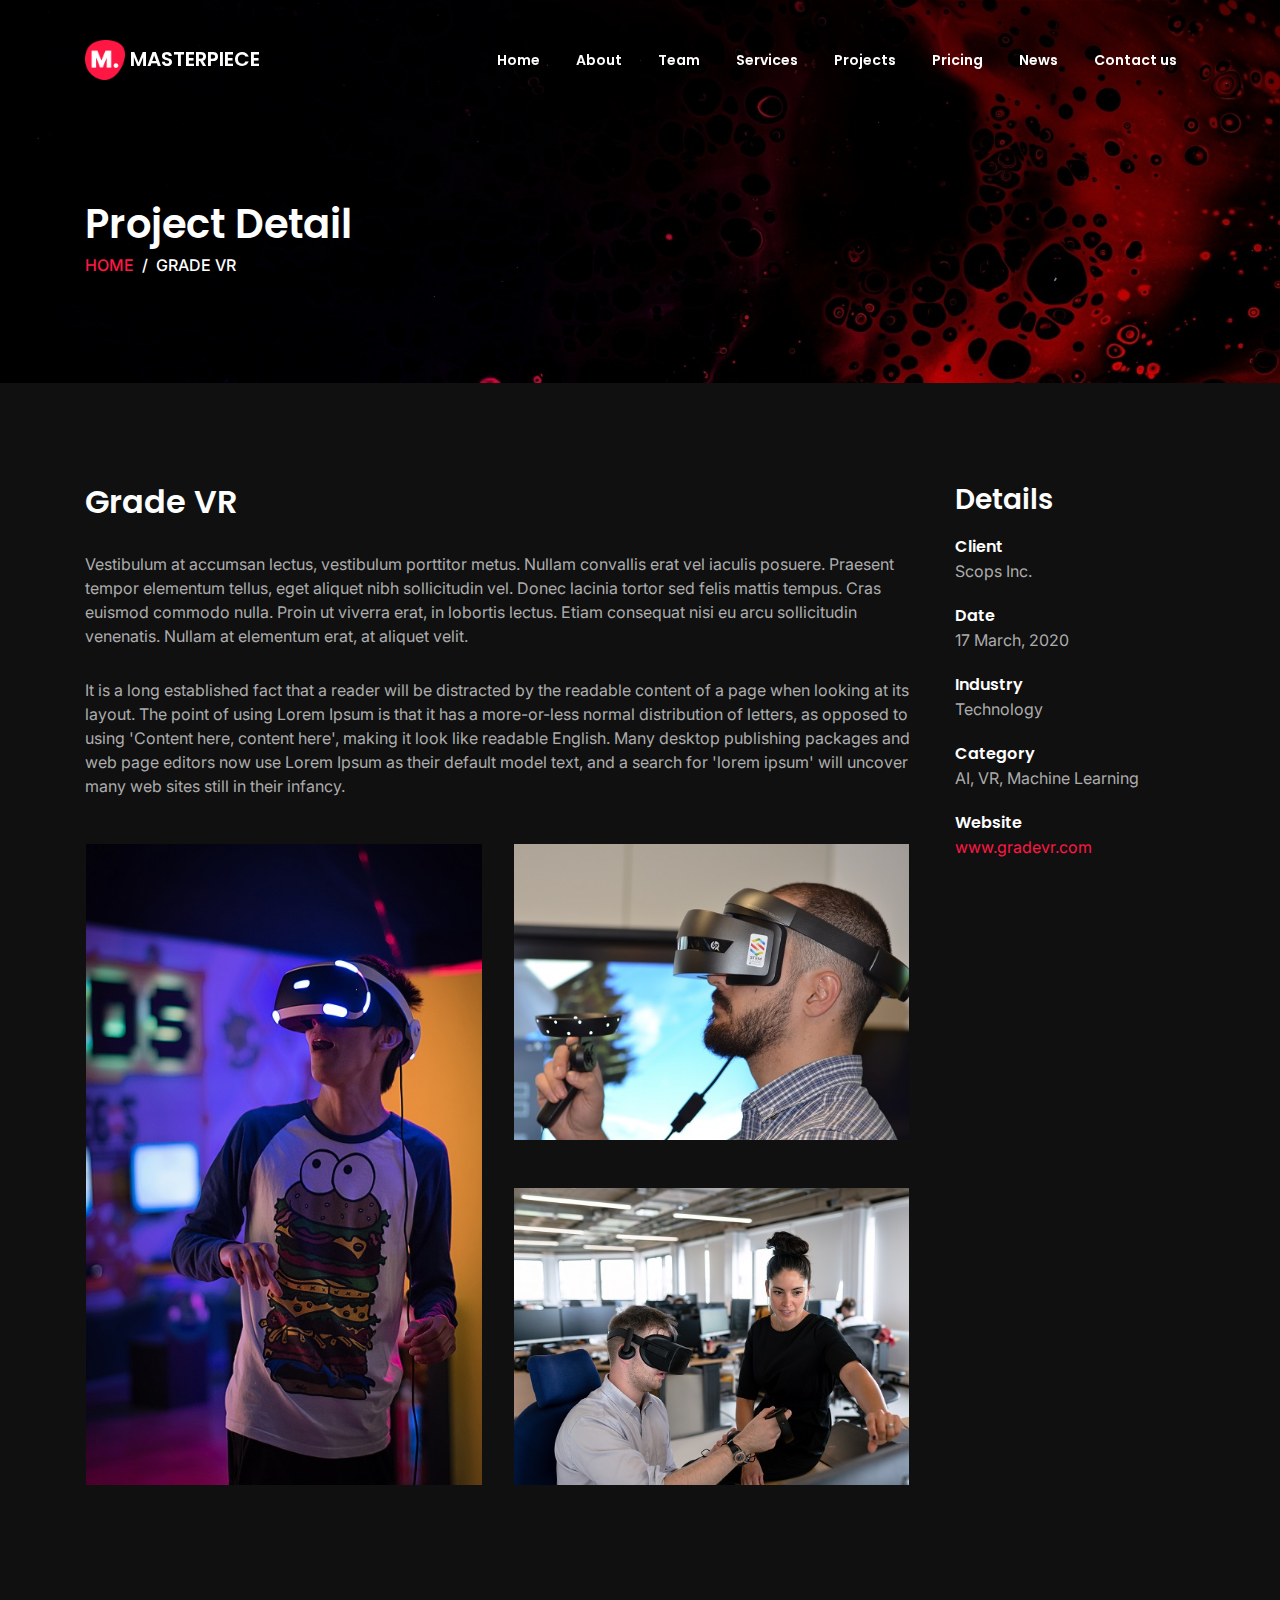
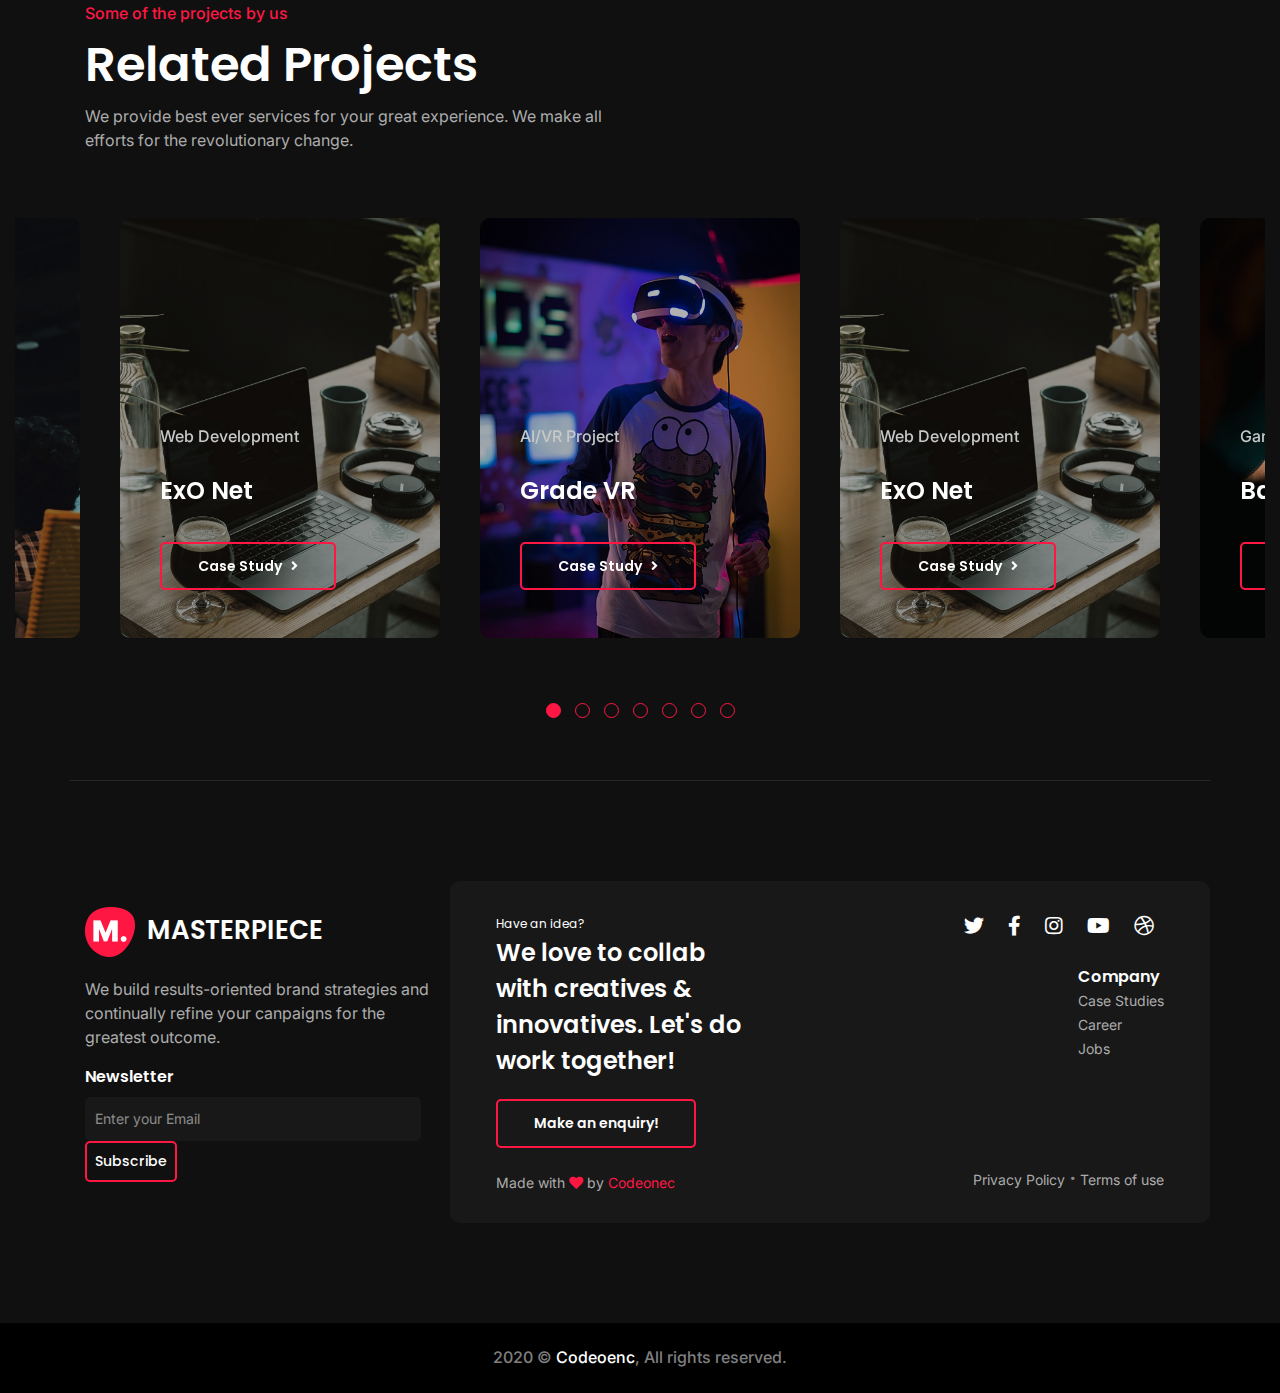
<file: project_single.html>
<!DOCTYPE html>
<html lang="en">
	<head>
		<!-- Title -->
		<title>Project Detail - Masterpiece</title>

		<!-- Meta Tags -->
		<meta charset="utf-8">
	    <meta name="viewport" content="width=device-width, initial-scale=1, shrink-to-fit=no">

	    <!-- SEO Meta description -->
		<meta name="description"
		    content="MasterPiece digital agency template. Helps you easily create websites for your business, agency, marketing landing page template form promotion and many more.">
		<meta name="author" content="Codeonec">

		<!-- OG Meta Tags to improve the URL looks when you share the link on LinkedIn, Facebook, Google+ -->
	    <meta property="og:site_name" content=""/> <!-- website name -->
	    <meta property="og:site" content=""/> <!-- website link -->
	    <meta property="og:title" content=""/> <!-- title shown in the actual shared post -->
	    <meta property="og:description" content=""/> <!-- description shown in the actual shared post -->
	    <meta property="og:image" content=""/> <!-- image link, make sure it's jpg -->
	    <meta property="og:url" content=""/> <!-- where do you want your post to link to -->
	    <meta property="og:type" content="article"/>

	    <!-- Favicon Icon-->
		<link rel="icon" href="assets/images/logo.png" type="image/png" sizes="16x16">

	    <!-- Bootstrap CSS -->
		<link rel="stylesheet" href="assets/css/bootstrap.min.css">
		<!-- Main Stylesheet -->
		<link rel="stylesheet" type="text/css" href="assets/css/main.css">
		<!-- Owl Carousel CSS -->
		<link rel="stylesheet" type="text/css" href="assets/css/owl.carousel.min.css">
		<link rel="stylesheet" type="text/css" href="assets/css/owl.theme.default.min.css">
		<!-- Google Fonts -->
		<link rel="preconnect" href="https://fonts.googleapis.com">
		<link rel="preconnect" href="https://fonts.gstatic.com" crossorigin>
		<link href="https://fonts.googleapis.com/css2?family=Inter:wght@300;400;500;600;700;800&family=Poppins:wght@300;400;500;600;700;800&display=swap" rel="stylesheet">
		<!-- Font-awesome CSS -->
		<link href="assets/css/all.min.css" rel="stylesheet">
	</head>

	<body>
    
		<!--Start Preloader-->
		<div id="pre_loader">
			<div class="pre_cnt d-flex flex-wrap flex-row align-items-center">
				<span class="pre_spn">
					<span class="spinner-grow text-primary" role="status">	
					</span>
				</span>
			</div>
		</div>
		<!--End Preloader-->

		<!--Start Navbar-->
		<nav class="navbar navbar-expand-lg navbar-light fixed-top">
			<div class="container">
				<!--Logo-->
				<a class="navbar-brand" href="index.html"><img src="assets/images/logo.png" height="40" alt="logo">&nbsp;MASTERPIECE</a>

				<!--Mobile Toggle Button-->
				<button class="navbar-toggler" type="button" data-toggle="collapse" data-target="#navbarNav" aria-controls="navbarNav" aria-expanded="false" aria-label="Toggle navigation">
			   	 	<i class="fas fa-bars"></i>
			    </button>

			    <!--Links-->
			  	<div class="collapse navbar-collapse" id="navbarNav">
				    <ul class="navbar-nav ml-auto">
					    <li class="nav-item">
					      	<a class="nav-link" href="index.html#cover">Home</a>
					    </li>
					    <li class="nav-item">
					       	<a class="nav-link" href="index.html#introduction">About</a>
					    </li>
					    <li class="nav-item">
					       	<a class="nav-link" href="index.html#team">Team</a>
					    </li>
					    <li class="nav-item">
					       	<a class="nav-link" href="index.html#services">Services</a>
					    </li>
					    <li class="nav-item">
					       	<a class="nav-link" href="index.html#projects">Projects</a>
					    </li>
					    <li class="nav-item">
					       	<a class="nav-link" href="index.html#pricing">Pricing</a>
					    </li>
					    <li class="nav-item">
					      	<a class="nav-link" href="index.html#news">News</a>
					    </li>
					    <li class="nav-item">
					       	<a class="nav-link" href="index.html#contact">Contact us</a>
					    </li>
				    </ul>
			    </div>
			</div>
		</nav>
        <!--End Navbar-->

        <!--Start Content-->

		<!--Start cover-->
		<section id="cover">
			<div class="container">
				<div class="row cover_wrapper">
					<div  class="col-lg-6 align-self-center">
						<h1 class="wrapper_head">Project Detail</h1>
						<h5 class="wrapper_nav"><span><a href="index.html" class="wrapper_nav_link">Home</a></span>&nbsp;&nbsp;/&nbsp;&nbsp;<span>Grade VR</span></h5>
					</div>
				</div>
			</div>
		</section>
		<!--End Cover-->

		<!--Start Project Detail-->
		<section id="project_detail">
			<div class="container">
				<div class="row">
					<div class="col-lg-9 col-sm-12 col-md-12">
						<h2>Grade VR</h2>
						<p>
							Vestibulum at accumsan lectus, vestibulum porttitor metus. Nullam convallis erat vel iaculis posuere. Praesent tempor elementum tellus, eget aliquet nibh sollicitudin vel. Donec lacinia tortor sed felis mattis tempus. Cras euismod commodo nulla. Proin ut viverra erat, in lobortis lectus. Etiam consequat nisi eu arcu sollicitudin venenatis. Nullam at elementum erat, at aliquet velit.
						</p>
						<p>
							It is a long established fact that a reader will be distracted by the readable content of a page when looking at its layout. The point of using Lorem Ipsum is that it has a more-or-less normal distribution of letters, as opposed to using 'Content here, content here', making it look like readable English. Many desktop publishing packages and web page editors now use Lorem Ipsum as their default model text, and a search for 'lorem ipsum' will uncover many web sites still in their infancy.
						</p>
						<div class="pd_inner_cnt row">
							<div class="col-lg-6 col-md-6 p-3">
								<img src="assets/images/project_single/pd1.jpg" class="img-fluid" alt="project_image">
							</div>
							<div class="col-lg-6 col-md-6">
								<div class="row mb-3 p-3">
									<img src="assets/images/project_single/pd2.jpg" class="img-fluid" alt="project_image">
								</div>
								<div class="row p-3">
									<img src="assets/images/project_single/pd3.jpg" class="img-fluid" alt="project_image">
								</div>
							</div>
						</div>
					</div>
					<!--Start Sidebar-->
					<div class="col-lg-3 col-sm-12 col-md-12 pd_sidebar">
						<h3>Details</h3>
						<ul class="fa-ul">
							<li><span class="pd_name">Client</span><br><span class="pd_value">Scops Inc.</span></li>
							<li><span class="pd_name">Date</span><br><span class="pd_value">17 March, 2020</span></li>
							<li><span class="pd_name">Industry</span><br><span class="pd_value">Technology</span></li>
							<li><span class="pd_name">Category</span><br><span class="pd_value">AI, VR, Machine Learning</span></li>
							<li><span class="pd_name">Website</span><br><a href="#" class="pd_value">www.gradevr.com</a></li>
						</ul>
					</div>
					<!--End Sidebar-->
				</div>
			</div>
		</section>
        <!--End Project Detail-->
        
        <!--Start Project Section-->
		<section id="projects" class="pd_project">
			<div class="container">
				<div class="row">
					<div class="col-lg-6 col-md-12 cnt_head">
						<span class="sub_head">Some of the projects by us</span>
						<h2 class="s_head">Related Projects</h2>
						<p class="h_body">We provide best ever services for your great experience. We make all efforts for the revolutionary change.</p>
					</div>
				</div>
			</div>
			<div class="container-fluid">
				<div class="row">
					<div class="col-lg-12">
						<div class="owl-carousel owl-theme pr_cnt">
							<div class="item" style="background:linear-gradient(0deg,rgba(0,0,0,0.3),rgba(0,0,0,0.3)),url(assets/images/projects/p3.jpg); background-size: cover; background-position: center; width: 320px;">
						    	<div class="pr_obj">
						    		<div class="p-3 pr_main">
						    			<div class="pr_subhead">AI/VR Project</div>
						    			<div class="pr_head">Grade VR</div>	
						    			<div class="pr_lnk"><a href="project_single.html" class="button_main">Case Study&nbsp;&nbsp;&nbsp;<i class="fas fa-angle-right arrow_go"></i></a></div>						    		
						    		</div>
						    	</div>
						    </div>
							<div class="item" style="background:linear-gradient(0deg,rgba(0,0,0,0.3),rgba(0,0,0,0.3)),url(assets/images/projects/p6.jpg); background-size: cover; background-position: center; width: 320px;">
						    	<div class="pr_obj">
						    		<div class="p-3 pr_main">
						    			<div class="pr_subhead">Web Development</div>
						    			<div class="pr_head">ExO Net</div>	
						    			<div class="pr_lnk"><a href="project_single.html" class="button_main">Case Study&nbsp;&nbsp;&nbsp;<i class="fas fa-angle-right arrow_go"></i></a></div>
						    		</div>
						    	</div>
						    </div>
						    <div class="item" style="background:linear-gradient(0deg,rgba(0,0,0,0.3),rgba(0,0,0,0.3)),url(assets/images/projects/p1.jpg); background-size: cover; background-position: center; width: 320px;">
						    	<div class="pr_obj">
						    		<div class="p-3 pr_main">
						    			<div class="pr_subhead">Gaming & Utility</div>
						    			<div class="pr_head">BaseXamp</div>
						    			<div class="pr_lnk"><a href="project_single.html" class="button_main">Case Study&nbsp;&nbsp;&nbsp;<i class="fas fa-angle-right arrow_go"></i></a></div>
						    		</div>
						    	</div>
						    </div>
						    <div class="item" style="background:linear-gradient(0deg,rgba(0,0,0,0.3),rgba(0,0,0,0.3)),url(assets/images/projects/p2.jpg); background-size: cover; background-position: center; width: 320px;">
						    	<div class="pr_obj">
						    		<div class="p-3 pr_main">
						    			<div class="pr_subhead">Computing Research</div>
						    			<div class="pr_head">Right Wireframes</div>
						    			<div class="pr_lnk"><a href="project_single.html" class="button_main">Case Study&nbsp;&nbsp;&nbsp;<i class="fas fa-angle-right arrow_go"></i></a></div>						    		
						    		</div>
						    	</div>
						    </div>
						    <div class="item" style="background:linear-gradient(0deg,rgba(0,0,0,0.3),rgba(0,0,0,0.3)),url(assets/images/projects/p4.jpg); background-size: cover; background-position: center; width: 320px;">
						    	<div class="pr_obj">
						    		<div class="p-3 pr_main">
						    			<div class="pr_subhead">AI Development</div>
						    			<div class="pr_head">Dynamic Media</div>
						    			<div class="pr_lnk"><a href="project_single.html" class="button_main">Case Study&nbsp;&nbsp;&nbsp;<i class="fas fa-angle-right arrow_go"></i></a></div>						    		
						    		</div>
						    	</div>
						    </div>
						    <div class="item" style="background:linear-gradient(0deg,rgba(0,0,0,0.3),rgba(0,0,0,0.3)),url(assets/images/projects/p5.jpg); background-size: cover; background-position: center; width: 320px;">
						    	<div class="pr_obj">
						    		<div class="p-3 pr_main">
						    			<div class="pr_subhead">Python Project</div>
						    			<div class="pr_head">Ultimate PY</div>	
						    			<div class="pr_lnk"><a href="project_single.html" class="button_main">Case Study&nbsp;&nbsp;&nbsp;<i class="fas fa-angle-right arrow_go"></i></a></div>
						    		</div>
						    	</div>
						    </div>
						    <div class="item" style="background:linear-gradient(0deg,rgba(0,0,0,0.3),rgba(0,0,0,0.3)),url(assets/images/projects/p6.jpg); background-size: cover; background-position: center; width: 320px;">
						    	<div class="pr_obj">
						    		<div class="p-3 pr_main">
						    			<div class="pr_subhead">Web Development</div>
						    			<div class="pr_head">ExO Net</div>	
						    			<div class="pr_lnk"><a href="project_single.html" class="button_main">Case Study&nbsp;&nbsp;&nbsp;<i class="fas fa-angle-right arrow_go"></i></a></div>
						    		</div>
						    	</div>
						    </div>
						</div>
					</div>
				</div>
			</div>
		</section>
		<!--End Project Section-->

        <!--End Content-->

        <!--Start Footer-->
		<footer id="footer">
			<div class="container ftr_main">
				<div class="row">
					<!--Start Newsletter-->
					<div class="col-lg-4 col-md-6 align-self-center">
						<div class="ftr_brand">
							<a href="#"><img src="assets/images/logo.png" height="50" alt="logo">&nbsp;&nbsp;MASTERPIECE</a>
						</div>
						<div class="ftr_intro">
							<p>We build results-oriented brand strategies and continually refine your canpaigns for the greatest outcome.</p>
						</div>
						<div class="ftr_nwsltr">
							<label>Newsletter</label>
							<form action="#0">
								<div class="form-group d-flex flex-wrap flex-row">
								    <input type="email" class="p-2 mr-3" placeholder="Enter your Email">
								    <button type="submit" class="btn btn_sub p-2">Subscribe</button>
								</div>
							</form>
						</div>
					</div>
					<!--End Newsletter-->

					<!--Start Footer Objectives-->
					<div class="col-lg-8 col-md-12 ftr_bdy align-self-center">
						<div class="ftr_cnt ml-3 mr-3 d-flex flex-row justify-content-between flex-wrap">
							<div class="ftr_clb">
								<span class="ftr_clb_t1">Have an idea?</span><br/>
								<span class="ftr_clb_t2">We love to collab with creatives & innovatives. Let's do work together!</span><br/>
								<a href="#" class="btn button_main">Make an enquiry!</a>
								<div class="ftr_dsc mt-4">Made with <i class="fas fa-heart"></i> by <a href="http://codeonec.co">Codeonec</a></div>
							</div>
							<div class="ftr_lnk d-flex flex-column">
								<div class="ftr_lnk_sc">
									<a href="#"><i class="fab fa-twitter"></i></a>
									<a href="#"><i class="fab fa-facebook-f"></i></a>
									<a href="#"><i class="fab fa-instagram"></i></a>
									<a href="#"><i class="fab fa-youtube"></i></a>
									<a href="#"><i class="fab fa-dribbble"></i></a>
								</div>
								<div class="ftr_lnk_cmp mt-4 ml-auto">
									<span class="ftr_lnk_head">Company</span><br/>
									<span class="ftr_lnk_bdy"><a href="#">Case Studies</a></span><br/>
									<span class="ftr_lnk_bdy"><a href="#">Career</a></span><br/>
									<span class="ftr_lnk_bdy"><a href="#">Jobs</a></span>
								</div>
								<div class="ftr_lnk_lpt mt-auto ml-auto">
									<span class="ftr_lnk_lpt_l"><a href="#">Privacy Policy</a></span><span class="ftr_lnk_lpt_dot">&nbsp;·&nbsp;</span><span class="ftr_lnk_lpt_l"><a href="#">Terms of use</a></span>
								</div>
							</div>
						</div>
					</div>
					<!--Start Footer Objectives-->
				</div>
			</div>

			<!--Start Copyright-->
			<section class="ftr_btm">
				<div class="container">
					<div class="row">
						<div class="col-md-12 text-center">
							<h6>2020 &copy; <a href="http://codeonec.co/">Codeoenc</a>, All rights reserved.</h6>
						</div>
					</div>
				</div>
			</section>
			<!--End Copyright-->
		</footer>
		<!--End Footer-->

		<!-- JavaScript Files -->
		<!-- Plugins JS(1.jQuery, 2.Popper, 3.Bootstrap, 4.FontAwesome, 6.Waypoints, 7.Owl Carousel) -->
		<script src="assets/script/plugins.js"></script>
		<!-- Main JS file -->
		<script src="assets/script/main.js"></script>
	</body>
</html>
</file>
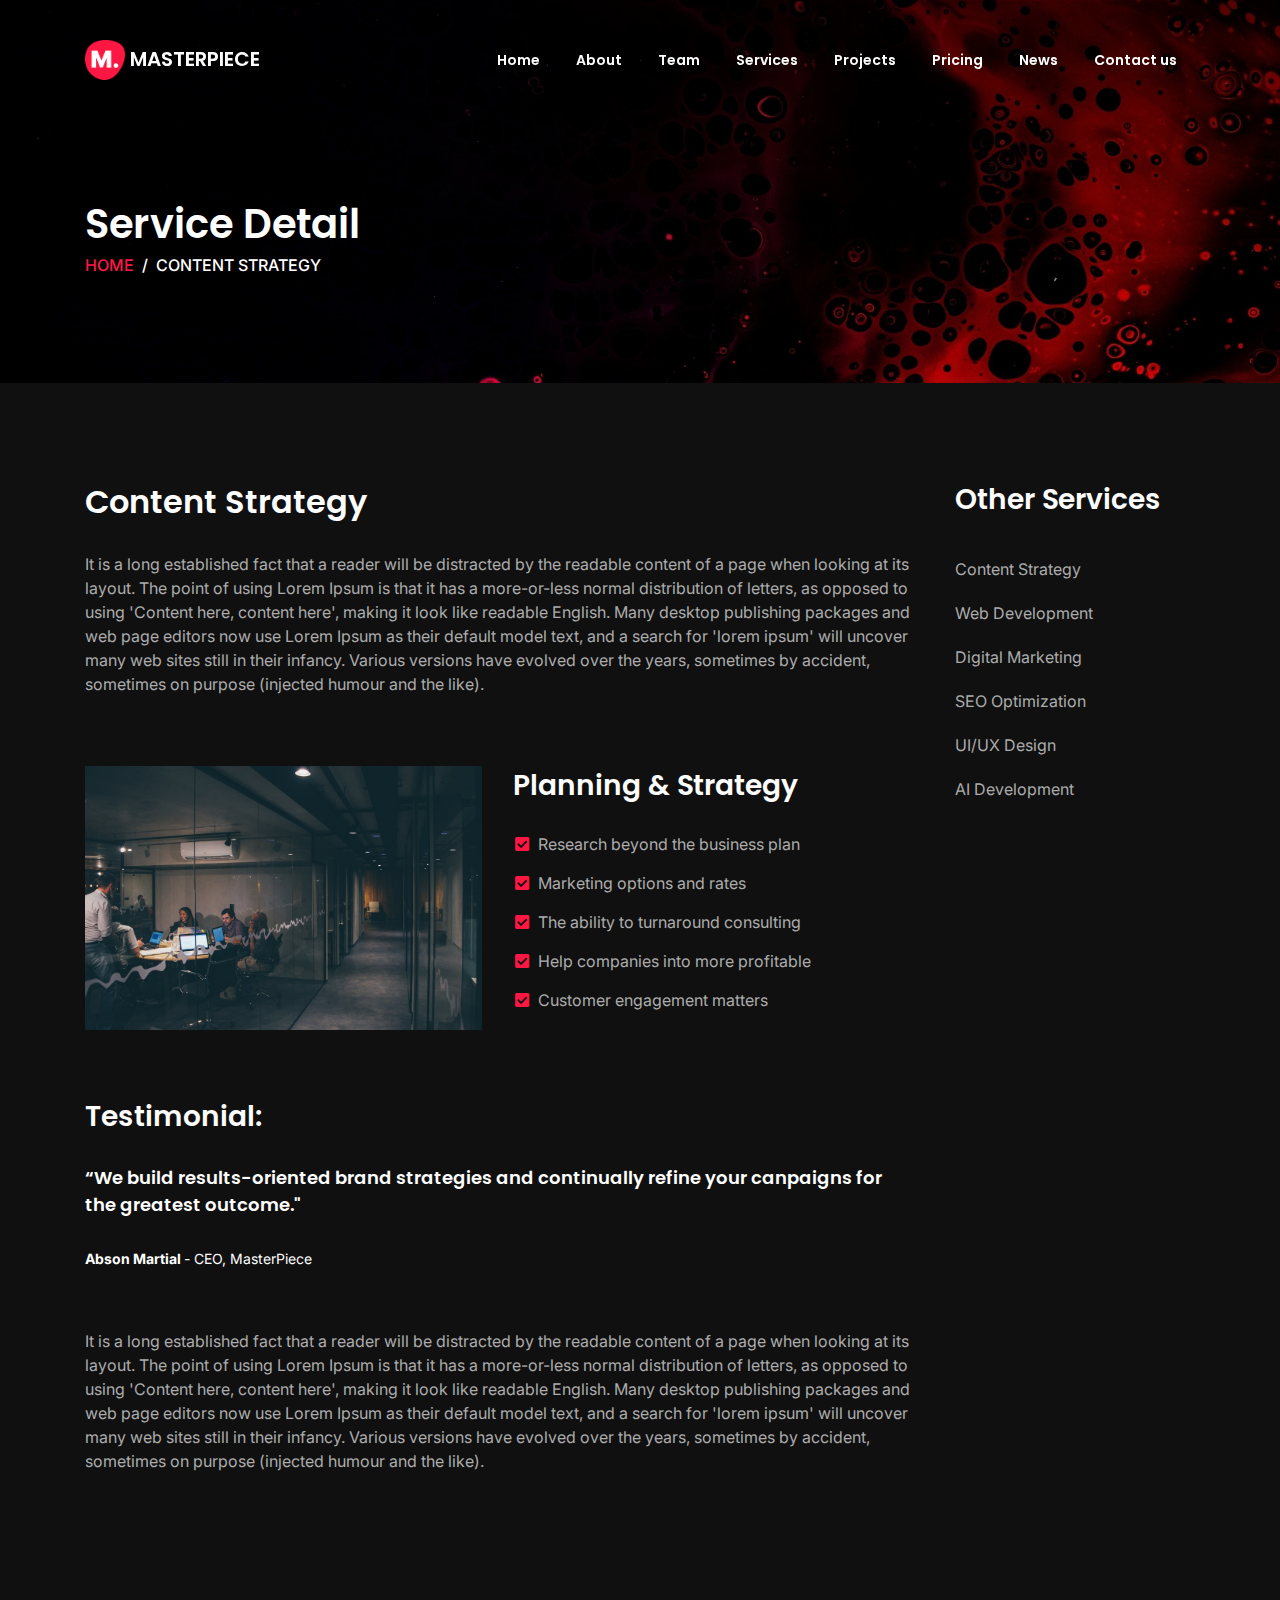
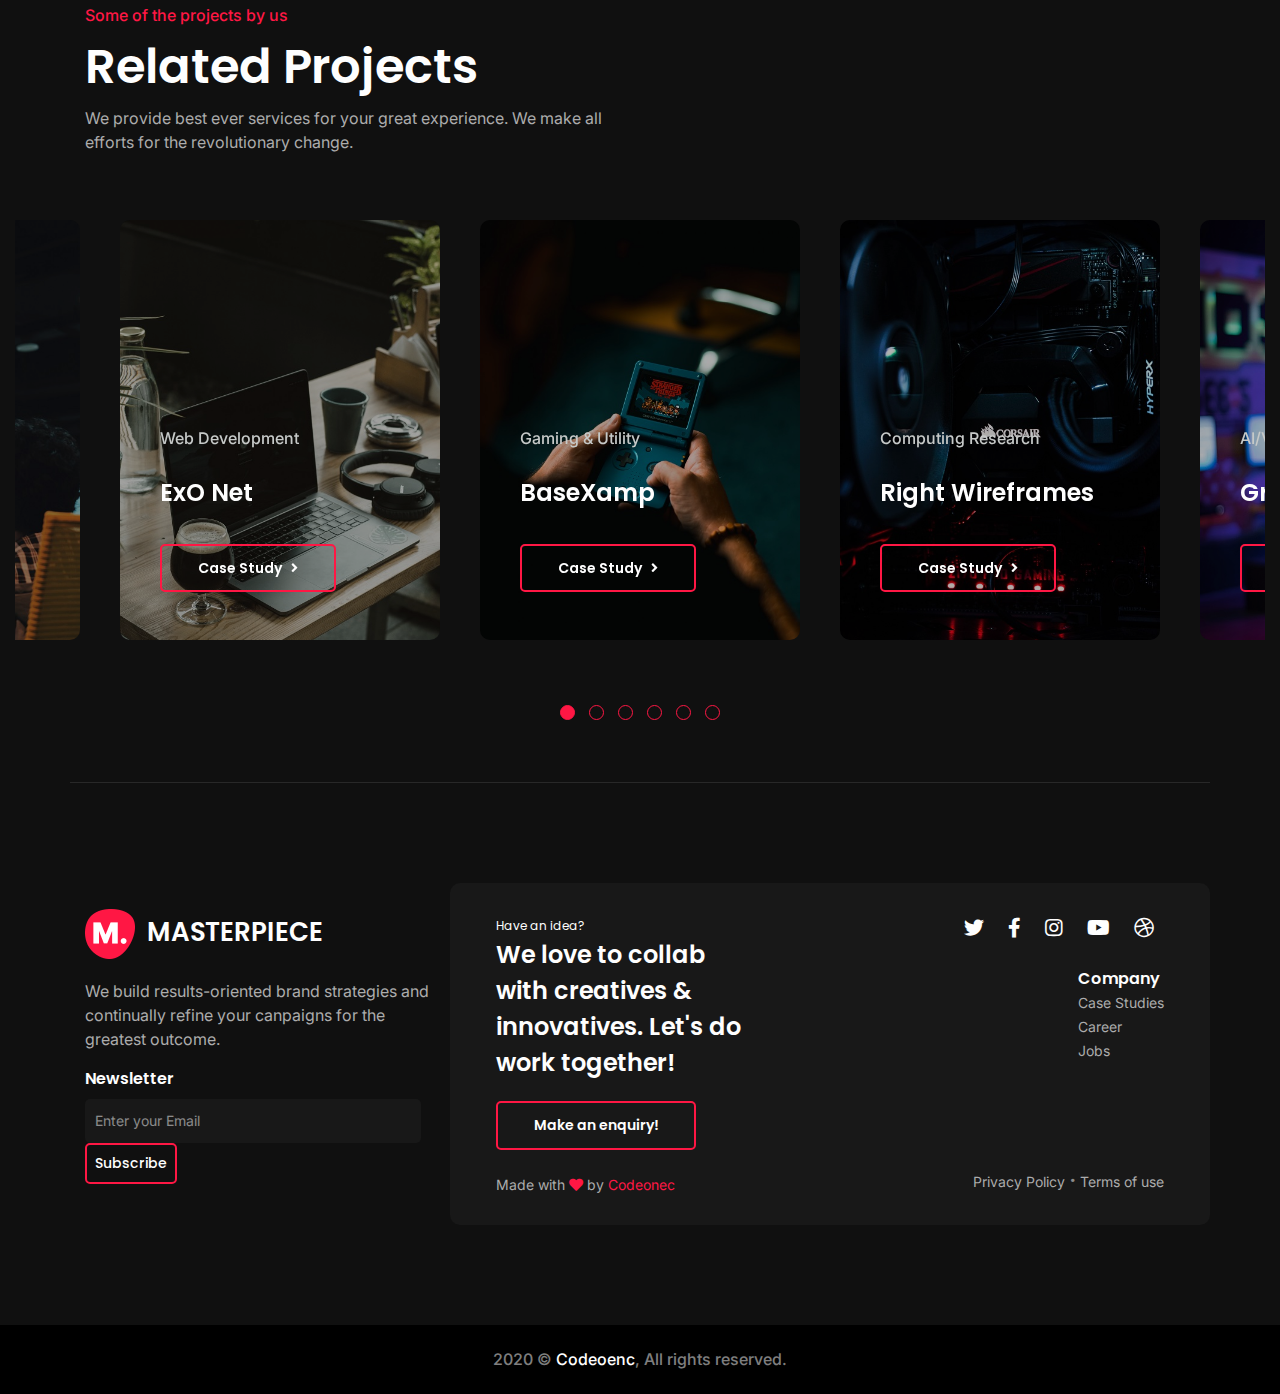
<file: service_single.html>
<!DOCTYPE html>
<html lang="en">
	<head>
		<!-- Title -->
		<title>Service Detail - Masterpiece</title>

		<!-- Meta Tags -->
		<meta charset="utf-8">
	    <meta name="viewport" content="width=device-width, initial-scale=1, shrink-to-fit=no">

	    <!-- SEO Meta description -->
		<meta name="description"
		    content="MasterPiece digital agency template. Helps you easily create websites for your business, agency, marketing landing page template form promotion and many more.">
		<meta name="author" content="Codeonec">

		<!-- OG Meta Tags to improve the URL looks when you share the link on LinkedIn, Facebook, Google+ -->
	    <meta property="og:site_name" content=""/> <!-- website name -->
	    <meta property="og:site" content=""/> <!-- website link -->
	    <meta property="og:title" content=""/> <!-- title shown in the actual shared post -->
	    <meta property="og:description" content=""/> <!-- description shown in the actual shared post -->
	    <meta property="og:image" content=""/> <!-- image link, make sure it's jpg -->
	    <meta property="og:url" content=""/> <!-- where do you want your post to link to -->
	    <meta property="og:type" content="article"/>

	    <!-- Favicon Icon-->
		<link rel="icon" href="assets/images/logo.png" type="image/png" sizes="16x16">

	    <!-- Bootstrap CSS -->
		<link rel="stylesheet" href="assets/css/bootstrap.min.css">
		<!-- Main Stylesheet -->
		<link rel="stylesheet" type="text/css" href="assets/css/main.css">
		<!-- Owl Carousel CSS -->
		<link rel="stylesheet" type="text/css" href="assets/css/owl.carousel.min.css">
		<link rel="stylesheet" type="text/css" href="assets/css/owl.theme.default.min.css">
		<!-- Google Fonts -->
		<link rel="preconnect" href="https://fonts.googleapis.com">
		<link rel="preconnect" href="https://fonts.gstatic.com" crossorigin>
		<link href="https://fonts.googleapis.com/css2?family=Inter:wght@300;400;500;600;700;800&family=Poppins:wght@300;400;500;600;700;800&display=swap" rel="stylesheet">
		<!-- Font-awesome CSS -->
		<link href="assets/css/all.min.css" rel="stylesheet">
	</head>
	<body data-spy="scroll" data-target=".navbar" data-offset="50">

		<!--Start Preloader-->
		<div id="pre_loader">
			<div class="pre_cnt d-flex flex-wrap flex-row align-items-center">
				<span class="pre_spn">
					<span class="spinner-grow text-primary" role="status">	
					</span>
				</span>
			</div>
		</div>
		<!--End Preloader-->

		<!--Start Navbar-->
		<nav class="navbar navbar-expand-lg navbar-light fixed-top">
			<div class="container">
				<!--Logo-->
				<a class="navbar-brand" href="index.html"><img src="assets/images/logo.png" height="40" alt="logo">&nbsp;MASTERPIECE</a>

				<!--Mobile Toggle Button-->
				<button class="navbar-toggler" type="button" data-toggle="collapse" data-target="#navbarNav" aria-controls="navbarNav" aria-expanded="false" aria-label="Toggle navigation">
			   	 	<i class="fas fa-bars"></i>
			    </button>

			    <!--Links-->
			  	<div class="collapse navbar-collapse" id="navbarNav">
				    <ul class="navbar-nav ml-auto">
					    <li class="nav-item">
					      	<a class="nav-link" href="index.html#cover">Home</a>
					    </li>
					    <li class="nav-item">
					       	<a class="nav-link" href="index.html#introduction">About</a>
					    </li>
					    <li class="nav-item">
					       	<a class="nav-link" href="index.html#team">Team</a>
					    </li>
					    <li class="nav-item">
					       	<a class="nav-link" href="index.html#services">Services</a>
					    </li>
					    <li class="nav-item">
					       	<a class="nav-link" href="index.html#projects">Projects</a>
					    </li>
					    <li class="nav-item">
					       	<a class="nav-link" href="index.html#pricing">Pricing</a>
					    </li>
					    <li class="nav-item">
					      	<a class="nav-link" href="index.html#news">News</a>
					    </li>
					    <li class="nav-item">
					       	<a class="nav-link" href="index.html#contact">Contact us</a>
					    </li>
				    </ul>
			    </div>
			</div>
		</nav>
		<!--End Navbar-->

		<!--Start Content-->

		<!--Start cover-->
		<section id="cover">
			<div class="container">
				<div class="row cover_wrapper">
					<div  class="col-lg-6 align-self-center">
						<h1 class="wrapper_head">Service Detail</h1>
						<h5 class="wrapper_nav"><span><a href="index.html" class="wrapper_nav_link">Home</a></span>&nbsp;&nbsp;/&nbsp;&nbsp;<span>Content Strategy</span></h5>
					</div>
				</div>
			</div>
		</section>
		<!--End Cover-->

		<!--Strat Service Detail-->
		<section id="service_detail">
			<div class="container">
				<div class="row">
					<div class="col-lg-9 col-sm-12 col-md-12">
						<h2>Content Strategy</h2>
						<p>
							It is a long established fact that a reader will be distracted by the readable content of a page when looking at its layout. The point of using Lorem Ipsum is that it has a more-or-less normal distribution of letters, as opposed to using 'Content here, content here', making it look like readable English. Many desktop publishing packages and web page editors now use Lorem Ipsum as their default model text, and a search for 'lorem ipsum' will uncover many web sites still in their infancy. Various versions have evolved over the years, sometimes by accident, sometimes on purpose (injected humour and the like).
						</p>
						<div class="row sd_inner_cnt">
							<div class="col-lg-6 col-md-12 col-sm-12">
								<img src="assets/images/service_single/sd_preview.jpg" class="img-fluid" alt="Service Detail">
							</div>
							<div class="col-lg-6 col-md-12 col-sm-12 align-self-center sd_inner_list">
								<h3>Planning & Strategy</h3>
								<ul class="fa-ul">
									<li><span class="fa-li"><i class="fas fa-check-square"></i></span>Research beyond the business plan</li>
									<li><span class="fa-li"><i class="fas fa-check-square"></i></span>Marketing options and rates</li>
									<li><span class="fa-li"><i class="fas fa-check-square"></i></span>The ability to turnaround consulting</li>
									<li><span class="fa-li"><i class="fas fa-check-square"></i></span>Help companies into more profitable</li>
									<li><span class="fa-li"><i class="fas fa-check-square"></i></span>Customer engagement matters</li>
								</ul>
							</div>
						</div>
						<blockquote>
							<h3>Testimonial:</h3>
							<p class="mb-0">“We build results-oriented brand strategies and continually refine your canpaigns for the greatest outcome."</p>
							<div class="quote_footer"><span><strong>Abson Martial </strong></span><span>- CEO, MasterPiece</span></div>
						</blockquote>
						<p>
							It is a long established fact that a reader will be distracted by the readable content of a page when looking at its layout. The point of using Lorem Ipsum is that it has a more-or-less normal distribution of letters, as opposed to using 'Content here, content here', making it look like readable English. Many desktop publishing packages and web page editors now use Lorem Ipsum as their default model text, and a search for 'lorem ipsum' will uncover many web sites still in their infancy. Various versions have evolved over the years, sometimes by accident, sometimes on purpose (injected humour and the like).
						</p>
					</div>
					<!--Start Sidebar-->
					<div class="col-lg-3 col-sm-12 col-md-12 sd_sidebar">
						<h3>Other Services</h3>
						<ul class="fa-ul">
							<li><a href="#">Content Strategy</a></li>
							<li><a href="#">Web Development</a></li>
							<li><a href="#">Digital Marketing</a></li>
							<li><a href="#">SEO Optimization</a></li>
							<li><a href="#">UI/UX Design</a></li>
							<li><a href="#">AI Development</a></li>
						</ul>
					</div>
					<!--End Sidebar-->
				</div>
			</div>
		</section>
		<!--End Service Detail-->

		<!--Start Project Section-->
		<section id="projects" class="sd_project">
			<div class="container">
				<div class="row">
					<div class="col-lg-6 col-md-12 cnt_head">
						<span class="sub_head">Some of the projects by us</span>
						<h2 class="s_head">Related Projects</h2>
						<p class="h_body">We provide best ever services for your great experience. We make all efforts for the revolutionary change.</p>
					</div>
				</div>
			</div>
			<div class="container-fluid">
				<div class="row">
					<div class="col-lg-12">
						<div class="owl-carousel owl-theme pr_cnt">
						    <div class="item" style="background:linear-gradient(0deg,rgba(0,0,0,0.3),rgba(0,0,0,0.3)),url(assets/images/projects/p1.jpg); background-size: cover; background-position: center; width: 320px;">
						    	<div class="pr_obj">
						    		<div class="p-3 pr_main">
						    			<div class="pr_subhead">Gaming & Utility</div>
						    			<div class="pr_head">BaseXamp</div>
						    			<div class="pr_lnk"><a href="project_single.html" class="button_main">Case Study&nbsp;&nbsp;&nbsp;<i class="fas fa-angle-right arrow_go"></i></a></div>
						    		</div>
						    	</div>
						    </div>
						    <div class="item" style="background:linear-gradient(0deg,rgba(0,0,0,0.3),rgba(0,0,0,0.3)),url(assets/images/projects/p2.jpg); background-size: cover; background-position: center; width: 320px;">
						    	<div class="pr_obj">
						    		<div class="p-3 pr_main">
						    			<div class="pr_subhead">Computing Research</div>
						    			<div class="pr_head">Right Wireframes</div>
						    			<div class="pr_lnk"><a href="project_single.html" class="button_main">Case Study&nbsp;&nbsp;&nbsp;<i class="fas fa-angle-right arrow_go"></i></a></div>						    		
						    		</div>
						    	</div>
						    </div>
						    <div class="item" style="background:linear-gradient(0deg,rgba(0,0,0,0.3),rgba(0,0,0,0.3)),url(assets/images/projects/p3.jpg); background-size: cover; background-position: center; width: 320px;">
						    	<div class="pr_obj">
						    		<div class="p-3 pr_main">
						    			<div class="pr_subhead">AI/VR Project</div>
						    			<div class="pr_head">Grade VR</div>	
						    			<div class="pr_lnk"><a href="project_single.html" class="button_main">Case Study&nbsp;&nbsp;&nbsp;<i class="fas fa-angle-right arrow_go"></i></a></div>						    		
						    		</div>
						    	</div>
						    </div>
						    <div class="item" style="background:linear-gradient(0deg,rgba(0,0,0,0.3),rgba(0,0,0,0.3)),url(assets/images/projects/p4.jpg); background-size: cover; background-position: center; width: 320px;">
						    	<div class="pr_obj">
						    		<div class="p-3 pr_main">
						    			<div class="pr_subhead">AI Development</div>
						    			<div class="pr_head">Dynamic Media</div>
						    			<div class="pr_lnk"><a href="project_single.html" class="button_main">Case Study&nbsp;&nbsp;&nbsp;<i class="fas fa-angle-right arrow_go"></i></a></div>						    		
						    		</div>
						    	</div>
						    </div>
						    <div class="item" style="background:linear-gradient(0deg,rgba(0,0,0,0.3),rgba(0,0,0,0.3)),url(assets/images/projects/p5.jpg); background-size: cover; background-position: center; width: 320px;">
						    	<div class="pr_obj">
						    		<div class="p-3 pr_main">
						    			<div class="pr_subhead">Python Project</div>
						    			<div class="pr_head">Ultimate PY</div>	
						    			<div class="pr_lnk"><a href="project_single.html" class="button_main">Case Study&nbsp;&nbsp;&nbsp;<i class="fas fa-angle-right arrow_go"></i></a></div>
						    		</div>
						    	</div>
						    </div>
						    <div class="item" style="background:linear-gradient(0deg,rgba(0,0,0,0.3),rgba(0,0,0,0.3)),url(assets/images/projects/p6.jpg); background-size: cover; background-position: center; width: 320px;">
						    	<div class="pr_obj">
						    		<div class="p-3 pr_main">
						    			<div class="pr_subhead">Web Development</div>
						    			<div class="pr_head">ExO Net</div>	
						    			<div class="pr_lnk"><a href="project_single.html" class="button_main">Case Study&nbsp;&nbsp;&nbsp;<i class="fas fa-angle-right arrow_go"></i></a></div>
						    		</div>
						    	</div>
						    </div>
						</div>
					</div>
				</div>
			</div>
		</section>
		<!--End Project Section-->

		<!--End Content-->

		<!--Start Footer-->
		<footer id="footer">
			<div class="container ftr_main">
				<div class="row">
					<!--Start Newsletter-->
					<div class="col-lg-4 col-md-6 align-self-center">
						<div class="ftr_brand">
							<a href="#"><img src="assets/images/logo.png" height="50" alt="logo">&nbsp;&nbsp;MASTERPIECE</a>
						</div>
						<div class="ftr_intro">
							<p>We build results-oriented brand strategies and continually refine your canpaigns for the greatest outcome.</p>
						</div>
						<div class="ftr_nwsltr">
							<label>Newsletter</label>
							<form action="#0">
								<div class="form-group d-flex flex-wrap flex-row">
								    <input type="email" class="p-2 mr-3" placeholder="Enter your Email">
								    <button type="submit" class="btn btn_sub p-2">Subscribe</button>
								</div>
							</form>
						</div>
					</div>
					<!--End Newsletter-->

					<!--Start Footer Objectives-->
					<div class="col-lg-8 col-md-12 ftr_bdy align-self-center">
						<div class="ftr_cnt ml-3 mr-3 d-flex flex-row justify-content-between flex-wrap">
							<div class="ftr_clb">
								<span class="ftr_clb_t1">Have an idea?</span><br/>
								<span class="ftr_clb_t2">We love to collab with creatives & innovatives. Let's do work together!</span><br/>
								<a href="#" class="btn button_main">Make an enquiry!</a>
								<div class="ftr_dsc mt-4">Made with <i class="fas fa-heart"></i> by <a href="http://codeonec.co">Codeonec</a></div>
							</div>
							<div class="ftr_lnk d-flex flex-column">
								<div class="ftr_lnk_sc">
									<a href="#"><i class="fab fa-twitter"></i></a>
									<a href="#"><i class="fab fa-facebook-f"></i></a>
									<a href="#"><i class="fab fa-instagram"></i></a>
									<a href="#"><i class="fab fa-youtube"></i></a>
									<a href="#"><i class="fab fa-dribbble"></i></a>
								</div>
								<div class="ftr_lnk_cmp mt-4 ml-auto">
									<span class="ftr_lnk_head">Company</span><br/>
									<span class="ftr_lnk_bdy"><a href="#">Case Studies</a></span><br/>
									<span class="ftr_lnk_bdy"><a href="#">Career</a></span><br/>
									<span class="ftr_lnk_bdy"><a href="#">Jobs</a></span>
								</div>
								<div class="ftr_lnk_lpt mt-auto ml-auto">
									<span class="ftr_lnk_lpt_l"><a href="#">Privacy Policy</a></span><span class="ftr_lnk_lpt_dot">&nbsp;·&nbsp;</span><span class="ftr_lnk_lpt_l"><a href="#">Terms of use</a></span>
								</div>
							</div>
						</div>
					</div>
					<!--Start Footer Objectives-->
				</div>
			</div>

			<!--Start Copyright-->
			<section class="ftr_btm">
				<div class="container">
					<div class="row">
						<div class="col-md-12 text-center">
							<h6>2020 &copy; <a href="http://codeonec.co/">Codeoenc</a>, All rights reserved.</h6>
						</div>
					</div>
				</div>
			</section>
			<!--End Copyright-->
		</footer>
		<!--End Footer-->

		<!-- JavaScript Files -->
		<!-- Plugins JS(1.jQuery, 2.Popper, 3.Bootstrap, 4.FontAwesome, 6.Waypoints, 7.Owl Carousel) -->
		<script src="assets/script/plugins.js"></script>
		<!-- Main JS file -->
		<script src="assets/script/main.js"></script>
	</body>
</html>
</file>
<file: assets/css/main.css>
/*-------------------------------------------------------------------
Project             : MasterPiece – HTML5 Template
Version             : 1.0
Author              : https://themeforest.net/user/codeonec
URI 				: http://masterpiece.codeonec.co/
Author URI 			: http://codeonec.co/
=====================================================================

[Table of contents]

01. Setup
	* Variables
	* html, body
	* Scrollbar
	* Container Heading
	* Cover
	* Button

02. Preloader

03. Navbar

04. Homepage(index.html)
	01. Cover
	02. Vision Mission Value
	03. About
		* Introduction
		* Brands
		* Counters
	04. Team
	05. Services
	06. Works/Projects
	07. Pricing
	08. News/Blog
	09. Contact

05. Footer
	* Newsletter
	* Footer Objectives
	* Copyright

06. Service Single(service_single.html)
	* Cover(Styled in Setup section)
	* Service Detail
	* Sidebar
	* Projects(Styled in Homepage section)

07. Project detail(project_single.html)
	* Cover(Styled in Setup section)
	* Project Detail
	* Sidebar
	* Projects(Styled in Homepage section)

08. Blog Page(blog_full.html)
	* Cover(Styled in Setup section)
	* Blog Container

09. Blog Article(blog_article.html)
	* Cover(Styled in Setup section)
	* Article Container
	* Sidebar


==================================================================*/

/* ==================================================

01 - SETUP

=====================================================*/

/*--Variables--*/
:root{
	--color-white: #FEFEFE;
	--color-lite: #ACACAC;
	--bg-dark: #101010;
	--bg-dark-cnt: #181818;
	--bg-dark-hl: #202022;
	--color-sec: #FF1744;
	--color-border: rgba(255,255,255,0.1);
}
html[data-color-scheme="light"]{
	--color-white: #000;
	--color-lite: #616161;
	--bg-dark: #fefefe;
	--bg-dark-cnt: #f5f5f5;
	--bg-dark-hl: #e0e0e0;
	--color-sec: #FF1744;
	--color-border: rgba(0,0,0,0.1);
}

/*--Html, Body--*/
*{
	-webkit-font-smoothing: antialiased !important; 
    font-smoothing: antialiased !important; 
}
body
{
	position: relative;
	background: var(--bg-dark);
	color: var(--color-white);
}

/*--Scrollbar--*/
body::-webkit-scrollbar {
    width: 1em;
    background: var(--bg-dark-hl);
}
 
body::-webkit-scrollbar-track {
    -webkit-box-shadow: inset 0 0 6px rgba(0,0,0,0.3);
}
 
body::-webkit-scrollbar-thumb {
  background-color: rgba(66,66,66,1);
  outline: 1px solid slategrey;
}

body::scrollbar {
    width: 1em;
    background: var(--bg-dark-hl);
}
 
body::scrollbar-track {
    box-shadow: inset 0 0 6px rgba(0,0,0,0.3);
}
 
body::scrollbar-thumb {
  background-color: rgba(66,66,66,1);
  outline: 1px solid slategrey;
}

/*--Container Heading--*/
.cnt_head
{
	padding-top: 50px;
	padding-bottom: 50px;
	font-family: 'Poppins',sans-serif;
}
.s_head
{
	font-size: 48px;
	font-weight: 600;
	margin-top: 10px;
	margin-bottom: 10px;
}
.sub_head
{
	font-size: 16px;
	font-weight: 500;
	font-family: 'Inter',sans-serif;
	color: var(--color-sec);
}
.h_body
{
	font-size: 16px;
	font-family: 'Inter',sans-serif;
	font-weight: 400;
	color: var(--color-lite);
}

/*--Cover--*/
#cover
{
	color: #fff;
	font-family: 'Poppins', sans-serif;
	background: -webkit-linear-gradient(180deg,rgba(0,0,0,0.65) 0%, rgba(0,0,0,0.65) 5%,rgba(0,0,0,0.1) 100%),url(../images/cover.jpg);
	background: linear-gradient(180deg,rgba(0,0,0,0.65) 0%, rgba(0,0,0,0.65) 5%,rgba(0,0,0,0.1) 100%),url(../images/cover.jpg);
	background-position: center;
	background-size: cover;
}
#cover .cover_wrapper
{
	padding-top: 200px;
	padding-bottom: 100px;
}
#cover .cover_wrapper .wrapper_head
{
	font-weight: 600;
}
#cover .cover_wrapper .wrapper_nav
{
	font-family: 'Inter',sans-serif;
	font-size: 16px;
	font-weight: 500;
	text-transform: uppercase;
}
#cover .cover_wrapper .wrapper_nav_link
{
	color: var(--color-sec);
	text-decoration: none;
}
/*--Button--*/
.button_main
{
	color: var(--color-white);
	background: transparent;
	border: 2px solid var(--color-sec);
	padding: 12px 36px;
	font-family: 'Poppins', sans-serif;
	font-weight: 600;
	font-size: 14px;	
	-webkit-transition: all 0.3s;
	transition: all 0.3s;
	-webkit-border-radius: 5px;
	-moz-border-radius: 5px;
	-ms-border-radius: 5px;
	-o-border-radius: 5px;
	border-radius: 5px;
}
.button_main:hover
{
	text-decoration: none;
	background: var(--color-sec);
	color: #fefefe;
	-webkit-box-shadow: 2px 2px 20px rgba(255, 23, 68,0.7);
	box-shadow: 2px 2px 20px rgba(255, 23, 68,0.7);
}
.button_main:focus
{
	outline: none;
	-webkit-box-shadow: 0 0 0;
	box-shadow: 0 0 0;
}
.button_main .arrow_go
{
	-webkit-transition: 0.3s;
	transition: 0.3s;
}
.button_main:hover> .arrow_go
{
	-webkit-transform: translateX(10px);
	transform: translateX(10px);
}
/* ==================================================

02 - Preloader

=====================================================*/
#pre_loader
{
	font-family: 'Poppins',sans-serif;
	position: fixed;
	height: 100vh;
	background: var(--bg-dark);
	width: 100%;
	z-index: 999999;
}
#pre_loader .pre_cnt
{
	font-weight: 600;
	font-size: 30px;
	position: absolute;
	top: 50%;
	left: 50%;
	-webkit-transform: translate(-50%,-50%);
	transform: translate(-50%,-50%);
	-webkit-transition:  0.5s;
	transition: 0.5s;
}
#pre_loader .pre_spn
{
	line-height: 18px;
}
#pre_loader .spinner-grow
{
	color: var(--color-sec) !important;
	width: 70px;
	height: 70px;
}

/* ==================================================

03 - Navbar

=====================================================*/

.navbar
{
	font-family: 'Poppins', sans-serif;
	-webkit-transition: 0.5s;
	transition: 0.5s;
	padding-bottom: 35px;
	padding-top: 35px;
	z-index: 10;
}
@media (max-width: 575.98px)
{
	.navbar
	{
		padding-top: 25px;
		padding-bottom: 25px;
	}
}
.navbar .navbar-brand
{
	font-weight: 600;
	font-size: 20px;
	color: #fefefe;
}
.navbar .navbar-brand:hover
{
	color: #fefefe;
}
.navbar .navbar-brand:focus
{
	color: #fefefe;
}
@media (max-width: 300px)
{
	.navbar .navbar-brand
	{
		font-size: 16px;
		font-weight: 600;
	}
	.navbar .navbar-brand img
	{
		height: 40px;
	}
}
.navbar-nav .nav-item
{	
	-webkit-transition: 0.5s;
	transition: 0.5s;
	font-size: 14px;
	font-weight: 600;
	position: relative;
	margin: 0px 10px 0px 10px;
}
.navbar-nav .nav-item .nav-link
{
	color: #fefefe;
	-webkit-transition:  0.5s;
	transition: 0.5s;
}
.navbar-nav .nav-item .nav-link:hover
{
	color: #ff1744;
}
.navbar-nav .nav-item .nav-link:focus
{
	color: #fefefe;
}
.navbar .navbar-nav .active
{
	-webkit-transition: 0.5s;
	transition: 0.5s;
	color: #fefefe !important;
}
.navbar .navbar-nav .active:before
{
	content: '';
	background: var(--color-sec);
	height: 2px;
	width: 60%;
	display: block;
	-webkit-transition: 0.5s;
	transition: 0.5s;
	-webkit-transform: translateY(41px);
	transform: translateY(41px);
	position: absolute;
	top: -20%;
	left: 10%;
	-webkit-animation: wdth 0.5s;
	animation: wdth 0.5s;
}
@keyframes wdth
{
	0%{
		width: 0px;
	}
	100%
	{
		width: 60%;
	}
}
@-webkit-keyframes wdth
{
	0%{
		width: 0px;
	}
	100%
	{
		width: 60%;
	}
}
.navbar .navbar-nav .active:hover 
{
	color: var(--color-sec) !important;
}
.navbar-toggler .fa-bars
{
	color: #fff;
	outline: none;
}
.navbar-toggler:focus
{
	outline: none;
}
.scroll
{
	background: rgba(0,0,0,0.9);
	overflow: hidden;	
	padding-top: 10px;
	padding-bottom: 10px; 
}
@media (max-width: 991.98px) 
{ 
	.navbar{
		background: rgba(0,0,0,0.9);
		overflow: hidden;	
		padding-top: 10px;
		padding-bottom: 10px; 
	}
	.navbar-nav li a
	{ 
		text-align: center;
		margin-top: 5px;
		margin-bottom: 5px;
 	}
 	
 	.navbar .navbar-collapse .navbar-nav .nav-item
 	{
 		border-top: 1px solid rgba(66,66,66,0.3);
 	}
 	.navbar .navbar-collapse .navbar-nav .active:before
 	{
 		display: none;
 	}
 	.navbar .navbar-nav .active
 	{
 		text-decoration: underline var(--color-sec);
 	}
}
@media (max-height: 500px) 
{
	.collapse
	{
		overflow-y: scroll !important;
		max-height: 250px !important;
	}
}

/* ==================================================

04 - Homepage(index.html)

=====================================================*/

/*--cover--*/
#cover .cvr_cnt
{
	padding-top: 100px;
}

#cover .cvr_row
{
	padding-top: 15vmin;	
}
@media (max-width: 767.98px) 
{
	#cover .cvr_row
	{
	 padding-top: 15vmin;
	}
}
.cvr-ttl h5
{
	font-weight: 300;
	margin-bottom: 20px;
}
.cvr-title
{
	font-family: 'Poppins', sans-serif;
	font-weight: 400;
	font-size: 43px;
	color: #fefefe;	
	margin-bottom: 0;	
}
.cvr-title .cvr-title-tp
{
	font-weight: 900;
	background: -webkit-linear-gradient(145deg,#f81f01,#ee076e);
	background: linear-gradient(145deg,#f81f01,#ee076e);
  	-webkit-background-clip: text;
  	background-clip: text;
  	-webkit-text-fill-color: transparent;
  	text-fill-color: transparent;
}

@media (max-width: 767.98px) 
{
	.cvr-title{font-size: 40px;}
	.cvr-subtitle{font-size: 20px;}
}
@media (max-width: 500.98px) 
{
	.cvr-title{font-size: 33px;}
	.cvr-subtitle{font-size: 20px;}
		#cover .cvr_row
	{
		padding-top: 100px;
	}

}
.cvr-body
{
	font-family: 'Inter',sans-serif;
	font-size: 16px;
	font-weight: 400;
	color: rgba(256,256,256,0.9);
	margin-bottom: 15px;
	margin-top: 20px;
	padding-top: 0;
}
.cvr-btns
{
	margin-top: 35px;
	padding: 0 10px;
}
.cvr-btns a
{
	text-decoration: none;
	color: #fefefe;
}
@media(max-width: 300px)
{
	.cvr-btns
	{
		justify-content: center !important;
		
	}
	.cvr-btns a
	{
		width: 100% !important;
		text-align: center;
	}
	.km-btn
	{
		width: 100%;
	}
}
@media (max-width: 576px)
{
	.gs-btn .gs-txt
	{
		display: none;
	}
}
.cvr-btns .col-xs-6
{
	margin: 0 !important;
	padding: 0 !important;
}
.cvr-btns .gs-btn
{
	-webkit-transition: 0.3s;
	transition: 0.3s;
	font-family: 'Poppins',sans-serif;
	font-weight: 500;
	font-size: 14px;
	-webkit-border-radius: 40px;
	-moz-border-radius: 40px;
	-ms-border-radius: 40px;
	-o-border-radius: 40px;
	border-radius: 40px;
}
@keyframes shadow
{
  0% {
    -webkit-box-shadow: 0 0 0 0px rgba(255, 23, 68,1);
    box-shadow: 0 0 0 0px rgba(255, 23, 68,1);
  }
  100% {
    -webkit-box-shadow: 0 0 0 15px rgba(255, 23, 68,0.0);
    box-shadow: 0 0 0 15px rgba(255, 23, 68,0.0);
  }
}
.cvr-btns .gs-btn i
{
	-webkit-border-radius: 50%;
	-moz-border-radius: 50%;
	-ms-border-radius: 50%;
	-o-border-radius: 50%;
	border-radius: 50%;
	color: #fff;
	-webkit-transition: 0.5s;
	transition: 0.5s;
	padding: 11px 12px;
	background:  var(--color-sec);
	animation: shadow 1s infinite;
	border: 2px solid transparent;
}
.cvr-btns .gs-btn:hover
{
	color: #fefefe;
	text-decoration: none;
}
.cvr-btns .gs-btn:hover > i
{
	background: transparent;
	border: 2px solid var(--color-sec);
	-webkit-transform: scale(1.1);
	transform: scale(1.1);
}
.cvr-btns .gs-btn:focus
{
	outline: none;
	-webkit-box-shadow: 0 0 0;
	box-shadow: 0 0 0;
}
#cover .cvr_cnt .cvr_row
{
	padding-bottom: 5%;
}
#cover .cvr-ftr
{
	margin-top: 12vmin;
}
@media (min-width: 576px) and (max-width: 767.98px) 
{
	#cover .cvr-ftr
	{
		margin-top: 100px !important;
	}
}
@media (max-width: 350px)
{

	#cover .cvr_row
	{
		padding-top: 15vmin;
	}
}
#cover .cvr-ftr a
{
	color: rgba(255,255,255,0.9);
	text-decoration: none;
	font-family: 'Inter',sans-serif;
	font-weight: 400;
	font-size: 14px;
	-webkit-transition: 0.5s;
	transition: 0.5s;
}
#cover .cvr-ftr a:hover
{
	color: var(--color-sec);
}
@media (max-width: 410px)
{
	#cover .cvr-ftr .ftr-pr,#cover .cvr-ftr .ftr-sc
	{
		width: 100% !important;
	}
}
#cover .cvr-ftr .ftr-sc a i
{
	font-size: 16px;
	width:	35px;
	height: 35px;
	line-height: 32px;
	text-align: center;
	border: 2px solid var(--color-sec);
	-webkit-border-radius: 50%;
	-moz-border-radius: 50%;
	-ms-border-radius: 50%;
	-o-border-radius: 50%;
	border-radius: 50%;
	color: #fefefe;
	-webkit-transition: 0.5s;
	transition: 0.5s;
}
#cover .cvr-ftr .ftr-sc a:hover i
{
	background: var(--color-sec);
	-webkit-box-shadow: 2px 2px 20px rgba(255, 23, 68,0.7);
	box-shadow: 2px 2px 20px rgba(255, 23, 68,0.7);
}

/*--Vision Mission Value--*/

#vmv
{
	background: var(--bg-dark);
	color: var(--color-lite);
	font-family: 'Poppins',sans-serif;
}
#vmv .row_vmv .vmv_cnt .p-2 h6
{
	font-size: 18px;
	-webkit-transition: 0.5s ease;
	transition: 0.5s ease;
	font-weight: 700;
	color: var(--color-white);
}
#vmv .row_vmv .vmv_cnt:hover > .p-2 h6
{
	color: var(--color-sec);
	-webkit-transform: translateY(-10px);
	transform: translateY(-10px);
}
#vmv .row_vmv .vmv_cnt .p-2 i
{
	font-size: 20px;
}
#vmv .row_vmv .vmv_cnt .p-2:nth-child(2)
{
	font-family: 'Inter',sans-serif;
	font-size: 15px;
}
#vmv .row_vmv .vmv
{
 /*======Empty=====*/
}
#vmv .row_vmv .vmv_cnt
{
	background: var(--bg-dark);
	padding: 50px;
	-webkit-transition: 0.5s ease;
	transition: 0.5s ease;
	border-bottom: 2px solid var(--color-border);
	height: 100% !important;
}
#vmv .row_vmv .vmv_cnt:hover
{
	border-bottom: 2px solid var(--color-sec);
	background: var(--bg-dark-hl);
}
@media (max-width: 767.98px) 
{
		#vmv .row_vmv .vmv_cnt
		{
			padding: 20px;
		}
}

/*--About--*/

/*--About --> Introduction--*/
#introduction
{
	font-family: 'Poppins', sans-serif;
	padding-top: 100px;
	padding-bottom: 100px;
	background: var(--bg-dark);
	color: var(--color-white);
	overflow: hidden;
}
#introduction .icont .in_img
{	
	width: 100%;
	z-index: 1;
}
@media (min-width: 992px)
{
	#introduction .icont .in_img
	{
		padding-right:  50px;
	}
}
@media (max-width: 991.98px)
{
	#introduction .icont .in_img
	{
		margin-bottom: 40px;
	}
}
#introduction .icont .in_img:before
{
	content: '';
	background:url(
	[data-uri]
   	) repeat;
	height: 150px;
	width: 150px;
	display: block;
	position: absolute;
	top: 0;
	left: 0;
	z-index: -1;
	-webkit-transform: translate(-15px,-30px);
	transform: translate(-15px,-30px);
}

#introduction .icont .in_img:after
{
	content: '';
	border: 5px solid;
 	-webkit-border-image-source: -webkit-linear-gradient(145deg,#f81f01,#ee076e);
 	border-image-source: linear-gradient(145deg,#f81f01,#ee076e);
  	border-image-slice: 1;
	height: 90%;
	width: 90%;
	display: block;
	position: absolute;
	bottom: 0;
	left: 0;
	-webkit-transform: translate(-5px,20px);
	transform: translate(-5px,20px);
	z-index: -1;
}
#introduction .icont .in_img img
{
	-webkit-border-radius: 0px;
	-moz-border-radius: 0px;
	-ms-border-radius: 0px;
	-o-border-radius: 0px;
	border-radius: 0px;
}
#introduction .icont .icard
{
	/*padding-left: 60px;
	padding-right: 60px;*/
	margin-top: 15px;
	margin-bottom: 15px;
}
#introduction .icont .icard .card
{
	overflow: hidden;
	border: 2px solid transparent;
	background:var(--bg-dark-cnt);
	-webkit-transition: 0.5s;
	transition: 0.5s;
	padding: 10px 10px;
	-webkit-border-radius: 0;
	-moz-border-radius: 0;
	-ms-border-radius: 0;
	-o-border-radius: 0;
	border-radius: 0;
	height: 100%;
}
#introduction .icont .icard .card:hover
{
	border-bottom: 2px solid var(--color-sec);
	background: var(--bg-dark-hl);
}
#introduction .icont .icard .card .crd_cnt
{
	transition: 0.5s;
	-webkit-transition:0.5s;
}
#introduction .icont .icard .card:hover .crd_cnt
{
	-webkit-transform: translateY(-5px);
	transform: translateY(-5px);
}
@media (min-width: 768px) and (max-width: 991.98px)
{
	#introduction .icont .icard .card
	{
		margin: 10px 10px;
	}
}
#introduction .icont .icard .card-title
{
	font-family: 'Poppins', sans-serif;
	color: var(--color-white);
	margin-bottom: 0!important;
}
#introduction .icont .icard  .card-title i
{
	-webkit-border-radius: 10px;
	-moz-border-radius: 10px;
	-ms-border-radius: 10px;
	-o-border-radius: 10px;
	border-radius: 10px;
	font-size: 30px;	
	padding: 13px;
	
}
#introduction .icont .icard .card .crd_bdy
{
	max-width: 100%;
}
#introduction .icont .c1 .card-title i{color: #FF2525;}
#introduction .icont .c2 .card-title i{color:#43e97b;}
#introduction .icont .c3 .card-title i{color:#21D4FD;}
#introduction .icont .c4 .card-title i{color:#7F00FF;}

#introduction .icont .icard .card span:nth-child(2)
{
	font-weight: 700;
}
#introduction .icont .icard .card span:nth-child(3)
{
	font-weight: 400;
	font-size: 20px;
}
#introduction .icont .icard .card .card-text
{	
	
	color: rgba(255,255,255,0.9);
	font-size: 14px;
	font-weight: 600;
	color: var(--color-white);
	font-family: 'Poppins',sans-serif; 
}

/*--About --> Brands--*/
#brand-area
{
	font-family: 'Montserrat',sans-serif;
	background: var(--bg-dark);
}
#brand-area .brcnt
{
	border-top: 1px solid rgba(66,66,66,0.3);
	padding-top: 40px;
	padding-bottom: 40px;
}
#brand-area .brcnt .brnd_img
{
	padding: 10px;
}
#brand-area .brcnt .brnd
{
	-webkit-transition:0.5s;
	transition: 0.5s;
	-webkit-border-radius: 5px;
	-moz-border-radius: 5px;
	-ms-border-radius: 5px;
	-o-border-radius: 5px;
	border-radius: 5px;
	padding: 10px 25px;
	background: var(--bg-dark);
    opacity: 0.7;
}
#brand-area .brcnt .brnd:hover
{
	opacity: 1;
	-webkit-box-shadow: -5px -5px 10px rgba(255, 255, 255, 0.1),
    0 0 10px 8px rgba(255, 255, 255, 0.005),
    7px 7px 10px rgba(0, 0, 0, 1);
	box-shadow:  -5px -5px 10px rgba(255, 255, 255, 0.1),
    0 0 10px 8px rgba(255, 255, 255, 0.005),
    7px 7px 10px rgba(0, 0, 0, 1);
}
#brand-area .brcnt .brnd img
{
	-webkit-border-radius: 15px;
	-moz-border-radius: 15px;
	-ms-border-radius: 15px;
	-o-border-radius: 15px;
	border-radius: 15px;
}
@media (min-width: 768px) and (max-width: 991.98px)
{
	#brand-area .brcnt .brnd_img
	{
		padding: 30px;
	}
}
@media (min-width: 500px) and (max-width: 575.98px)
{
	#brand-area .brcnt .brnd_img
	{
		padding: 25px;
	}
}
@media (max-width: 300px)
{
	#brand-area .brcnt .brnd
	{
		padding: 5px 10px;
	}
}

/*--About --> Counters--*/
#counter_up
{
	padding-top: 100px;
	padding-bottom: 100px;
	background: -webkit-linear-gradient(90deg,rgba(14,14,14,0.8),rgba(14,14,14,0.8)),url(../images/about/counter.jpg);
	background: linear-gradient(90deg,rgba(14,14,14,0.8),rgba(14,14,14,0.8)),url(../images/about/counter.jpg);
	background-size: cover;
	background-position: center;
	color: #fefefe;
	font-family: 'Inter',sans-serif;
	background-attachment: fixed;
}
#counter_up .count
{
	font-size: 35px;
	font-weight: 600;
	font-family: 'Poppins',sans-serif;
}
#counter_up .count_bdy
{
	color: #ACACAC;
	font-size: 14px;
}
#counter_up .count_txt
{
	font-size: 18px;
	font-weight: 600;
	font-family: 'Poppins',sans-serif;
}
@media (max-width: 768px)
{
	#counter_up .cocnt
	{
		margin-top: 20px;
		margin-bottom: 20px;
	}
}


/*--Team--*/

#team
{
	background: var(--bg-dark);
	padding-top: 50px;
	padding-bottom: 50px;
}

#team .team_cnt .team_crd .card
{
	background: transparent;
	color: var(--color-white);
	padding: 15px;
	padding-top: 30px;
	-webkit-border-radius: 10px;
	-moz-border-radius: 10px;
	-ms-border-radius: 10px;
	-o-border-radius: 10px;
	border-radius: 10px;
	border: 0;
	font-family: 'Poppins',sans-serif;
	-webkit-transition: 0.7s;
	transition: 0.7s;
	overflow: hidden;
}
#team .team_cnt .team_crd .card:hover
{
	-webkit-transform: translateY(-10px);
	transform: translateY(-10px);
	background: var(--bg-dark-cnt);
}
#team .team_cnt .team_crd .team_img_cnt
{
	position: relative;
	margin-bottom: 15px;
	-webkit-border-radius: 50%;
	-moz-border-radius: 50%;
	-ms-border-radius: 50%;
	-o-border-radius: 50%;
	border-radius: 50%;
	overflow: hidden;
}
#team .team_cnt .team_crd .card .team_img_cnt img
{
	margin-bottom: 0 !important;
}
@media (max-width: 992px)
{
	#team .team_cnt .team_crd .card
	{
		margin-top: 15px;
		margin-bottom: 15px;
	}
}
#team .team_cnt .team_crd .card .m_name
{
	font-size: 16px;
	font-weight: 500;
}
#team .team_cnt .team_crd .card .m_dsc
{
	font-size: 14px;
	color: #ACACAC;
	font-family: 'Inter',sans-serif;
}
#team .team_cnt .team_crd .card .team_img_cnt .m_sci
{
	width: 100%;
	opacity: 0;
	display: none;
	-webkit-transition: 0.5s;
	transition: 0.5s;
	position: absolute;
	top: 0;
	left: 0;
	height: 100%;
	width: 100%;
	background: -webkit-linear-gradient(145deg,rgba(248,31,1,0.7),rgba(238,7,110,0.7));
	background: linear-gradient(145deg,rgba(248,31,1,0.7),rgba(238,7,110,0.7));
	animation: fade-sci 1s;
}
#team .team_cnt .team_crd .card:hover .team_img_cnt .m_sci
{
	opacity: 1;
	display: block;
}
@keyframes fade-sci{
	0%
	{
		opacity: 0;
	}
	100%
	{
		opacity: 1;
	}
}
#team .team_cnt .team_crd .card .m_sci a 
{
	color: var(--color-white);
	text-decoration: none;	
}
#team .team_cnt .team_crd .card .m_sci a:hover > i
{
	background: var(--color-sec);
	-webkit-box-shadow: 2px 2px 20px rgba(255, 23, 68,0.7);
	box-shadow: 2px 2px 20px rgba(255, 23, 68,0.7);
}
#team .team_cnt .team_crd .card .m_sci a i
{
	font-size: 16px;
	width:	35px;
	height: 35px;
	background: var(--bg-dark);
	line-height: 32px;
	text-align: center;
	border: 2px solid transparent;
	-webkit-border-radius: 50%;
	-moz-border-radius: 50%;
	-ms-border-radius: 50%;
	-o-border-radius: 50%;
	border-radius: 50%;
	color: var(--color-white);
	-webkit-transition: 0.5s;
	transition: 0.5s;
}

/*--Services--*/
#services
{
	background: var(--bg-dark);
	color: var(--color-white);
	font-family: 'Poppins',sans-serif;
	padding-top: 50px;
	padding-bottom: 50px;
}
#services .ser_cnt .serv
{
	margin-bottom: 30px;
}
#services .ser_cnt .serv .card
{
	background: var(--bg-dark-cnt);
	padding: 40px;
	border: 0;
	-webkit-border-radius: 5px;
	-moz-border-radius: 5px;
	-ms-border-radius: 5px;
	-o-border-radius: 5px;
	border-radius: 5px;
	/*height: 100%;*/
	-webkit-transition: 0.7s;
	transition: 0.7s;
}
#services .ser_cnt .serv .card:hover
{
	-webkit-transform: translateY(-10px);
	transform: translateY(-10px);
	background: var(--bg-dark-hl);
}
@media (max-width: 240px)
{
	#services .ser_cnt .serv .card
	{
		padding: 30px;
	}
}
#services .ser_cnt .serv .ser_ttl
{
	color: var(--color-white);
	font-weight: 700;
	font-size: 20px;
	margin-top: 10px;
}
#services .ser_cnt .serv .ser_dsc
{
	font-size: 16px;
	font-weight: 400;
	font-family: 'Inter',sans-serif;
	color: var(--color-lite);
	margin-top: 25px;
}
#services .ser_cnt .serv .ser_lnk
{
	color: var(--color-sec);
	text-decoration: none;
	font-size: 14px;	
	margin-top: 10px;
	margin-right: 15px;
	-webkit-transition: 0.3s;
	transition: 0.3s;
	font-weight: 600;
	backface-visibility: hidden;
	-webkit-backface-visibility:hidden;
}
#services .ser_cnt .serv .ser_lnk:hover i
{
	transform: translateX(5px);
}
#services .ser_cnt .serv .ser_lnk i
{
	transition: 0.5s;
}
#services .ser_cnt .serv .ser_ico
{
	padding-bottom: 20px;
}
#services .ser_cnt .serv .ser_ico i
{
	font-size: 40px;
	color: var(--color-sec);
}

/*--Works/Projects--*/
#projects
{
	background: var(--bg-dark);
	padding-top: 50px;
	padding-bottom: 50px;
}
#projects .pr_cnt{
	color: #fefefe;
}
#projects .pr_cnt .item
{
	height: 420.6px;
	-webkit-border-radius: 10px;
	-moz-border-radius: 10px;
	-ms-border-radius: 10px;
	-o-border-radius: 10px;
	border-radius: 10px;
	overflow: hidden;
	position: relative;
}
	/*Owl Carousel*/
	.owl-theme .owl-dots
	{
		padding-top: 50px !important;
	}
	.owl-theme .owl-dots span{

		background: transparent !important;
		border: 1px solid var(--color-sec) !important;
		height: 15px !important;
		width: 15px !important;
		-webkit-transition: 0.5s !important;
		transition: 0.5s !important;
	}
	.owl-theme .owl-dots button:focus
	{
		outline: none !important;
	}
	.owl-theme .owl-dots .active span,
	.owl-theme .owl-dots .owl-dot:hover span{
	  	background: var(--color-sec) !important;
	}
#projects .pr_cnt .pr_obj
{
	position: absolute;
	bottom: 0;
	left: 0;
	padding-left: 20px;
}
#projects .pr_cnt .pr_obj .pr_main
{
	padding:20px !important;
}
#projects .pr_cnt .pr_obj .pr_subhead
{
	font-family: 'Inter',sans-serif;
	font-size: 16px;
	font-weight: 500;
	margin-bottom: 25px;
	color:#c6c9c8;
}
#projects .pr_cnt .pr_obj .pr_head
{
	font-family: 'Poppins',sans-serif;
	font-size: 24px;
	font-weight: 600;
	margin-bottom: 45px;
}
#projects .pr_cnt .pr_obj .pr_lnk
{
	margin-bottom: 40px;
}
#projects .pr_cnt .pr_obj .pr_lnk a{
	color: #fefefe;
}
@media (max-width: 320px)
{
	#projects .pr_cnt .pr_obj
	{
		padding-left: 0px;
	}
	#projects .pr_cnt .item
	{
		width: 280px !important;
	}
	#projects .pr_cnt .pr_obj .pr_lnk a
	{
		padding: 10px 18px !important;
	}
}
@media (max-width: 240px)
{
	#projects .pr_cnt .item
	{
		width: 200px !important;
		height: 390px !important;
	}

}
/*--Pricing--*/
#pricing
{
	background: var(--bg-dark);
	font-family: 'Poppins',sans-serif;
	color: var(--color-white);
	padding-top: 50px;
	padding-bottom: 50px;
}
#pricing .pricing_container
{
	
}
#pricing .pricing_container .pricing_section .pricing_plan
{
	background: var(--bg-dark-cnt);
	padding: 30px;
	-webkit-transition: 0.7s;
	transition: 0.7s;
	border: 0;
	-webkit-border-radius: 10px;
	-moz-border-radius: 10px;
	-ms-border-radius: 10px;
	-o-border-radius: 10px;
	border-radius: 10px;
}
#pricing .pricing_container .pricing_section .pricing_plan:hover
{
	-webkit-transform: translateY(-10px);
	transform: translateY(-10px);
	background: var(--bg-dark-hl);
}
#pricing .pricing_container .pricing_section .pricing_plan .pl_head
{
	font-weight: 600;
	font-size: 30px;
}
#pricing .pricing_container .pricing_section .pricing_plan .price
{
	border-bottom: 1px solid var(--color-border);
	padding-top: 5px;
	padding-bottom: 20px;
	line-height: 1;
	min-height: 100px;
}
#pricing .pricing_container .pricing_section .pricing_plan .price .pr1
{
	font-size: 16px;
}
#pricing .pricing_container .pricing_section .pricing_plan .price .pr2
{
	font-size: 35px;
	font-weight: 600;
}
#pricing .pricing_container .pricing_section .pricing_plan .price .pr3
{
	font-family: 'Poppins',sans-serif;
	font-size: 16px;

}
#pricing .pricing_container .pricing_section .pricing_plan .price .pr4
{
	font-family: 'Inter',sans-serif;
	font-size: 14px;
	margin-top: 20px;	
	color: var(--color-lite);
	line-height: normal;
}
#pricing .pricing_container .pricing_section .pricing_plan .pl_ftr
{
	padding-top: 10px;
}
#pricing .pricing_container .pricing_section .pricing_plan .pl_ftr .pl_ftr_hd
{
	font-family: 'Poppins',sans-serif;
	font-size: 16px;
	font-weight: 500;
}
#pricing .pricing_container .pricing_section .pricing_plan .pl_ftr .feature
{
	font-family: 'Inter',sans-serif;
	font-size: 16px;
	color: var(--color-lite);
}
#pricing .pricing_container .pricing_section .pricing_plan .pl_ftr .feature i
{
	color: var(--color-sec);
}
#pricing .pricing_container .pricing_section .pricing_plan .button_main
{
	margin-top: 20px;
	text-align: center;
}
			/*=======special==========*/
			#pricing .pricing_container .pricing_section .special
			{
				overflow: hidden;
				position: relative;				
			}
			#pricing .pricing_container .pricing_section .special .pl_head:before
			{
				content: 'Popular';
				padding: 5px 0px;
				width: 150px;
				text-align: center;
				display: block;
				color: #fefefe;
				font-family: 'Poppins',sans-serif;
				font-size: 14px;
				background: -webkit-linear-gradient(145deg,#f81f01,#ee076e);
				background: linear-gradient(145deg,#f81f01,#ee076e);
				position: absolute;
				right: -45px;
				top: 15px;	
				-webkit-transform: rotate(45deg);
				transform: rotate(45deg);
			}
@media (max-width: 992px)
{ 
	#pricing .pricing_container .pricing_section
	{
		margin-top: 15px;
		margin-bottom: 15px;
	}
}
@media (min-width: 992px) and (max-width: 1199.98px) 
{
	#pricing .pricing_container .pricing_section .pricing_plan .price .pr4 p
	{
		min-height: 60px;
	}
	#pricing .pricing_container .pricing_section .pricing_plan .pl_ftr
	{
		min-height: 100px !important;
	}
}

/*--News/Blog--*/
#news
{
	background: var(--bg-dark);
	padding-top: 50px;
	padding-bottom: 50px;
}
#news .bl_sec .card
{
	border: 0 !important;
	background: var(--bg-dark-cnt);
	font-family: 'Poppins',sans-serif;
	color: var(--color-white);
	-webkit-border-radius: 10px;
	-moz-border-radius: 10px;
	-ms-border-radius: 10px;
	-o-border-radius: 10px;
	border-radius: 10px;
	overflow: hidden;
	-webkit-transition: 0.7s;
	transition: 0.7s;
}
#news .bl_sec .card:hover
{
	-webkit-transform: translateY(-10px);
	transform: translateY(-10px);
	background: var(--bg-dark-hl);
}
#news .bl_sec .bl_img
{
	width: 100%;
	height: 200px;
	overflow: hidden;
}
#news .bl_sec .bl_img img
{	
	min-height: 100%;
	object-fit: cover !important;
	object-position: center !important;
}
#news .bl_sec .bl_body
{
	padding: 15px;
}
#news .bl_sec .bl_body a
{
	color: var(--color-white);
	text-decoration: none;
}
#news .bl_sec .bl_body .bl_header .bl_date
{
	font-size: 12px;
	font-family: 'Inter',sans-serif;
	color: rgba(255,255,255,0.5);
}
#news .bl_sec .bl_body .bl_main
{
	/*=====Empty=====*/
}
#news .bl_sec .bl_body .bl_main .bl_title
{
	font-size: 15px;
	font-weight: 600;
}
#news .bl_sec .bl_body .bl_main .bl_title a
{
	color: var(--color-white);
	text-decoration: none;
	-webkit-transition: 0.5s;
	transition: 0.5s;
}
#news .bl_sec .bl_body .bl_main .bl_title a:hover
{
	color: var(--color-sec);
}
#news .bl_sec .bl_body .bl_main .bl_text
{
	font-size: 14px;
	font-family: 'Inter',sans-serif;
	color: var(--color-lite);
	margin-top: 10px;
	margin-bottom: 15px;
}
#news .bl_sec .bl_body .bl_main .bl_btn a:hover
{
	background: var(--color-sec);
}
#news .bl_ftr
{	
	padding-top:  15px;
	border-top: 1px solid var(--color-border);
}
#news .bl_ftr a
{
	text-decoration: none;
	-webkit-transition: 0.5s;
	transition: 0.5s;
}
#news .bl_ftr a span
{
	-webkit-transition: 0.5s;
	transition: 0.5s;
}
#news .bl_ftr .ln1:hover .lns2 .usr_name
{
	color: var(--color-sec);
}
#news .bl_ftr .ln1 .usr_name
{
	font-size: 14px;
	color: var(--color-white);
	font-weight: 500;
	font-family: 'Poppins',sans-serif
}
#news .bl_ftr .ln1 .usr_name,#news .bl_ftr .ln1 .usr_date
{
	display: block;
}
#news .bl_ftr .ln1 .lns2 .usr_date
{
	font-size: 12px;
	font-family: 'Inter',sans-serif;
	text-decoration: none;
	color: var(--color-lite	);
	
}
#news .bl_ftr .ln2 .usr_cmt
{
	color: rgba(255,255,255,0.5);
	font-size: 14px;
	color: var(--color-white);
}
#news .bl_ftr .ln2 .usr_cmt:hover
{
	color: var(--color-sec);
}
#news .bl_full_ln
{
	color: var(--color-white);
	font-family: 'Poppins',sans-serif;
	text-align: center;
	font-size: 14px;
	padding-top: 50px;
	padding-bottom: 50px;
}
#news .bl_full_ln a
{
	color: var(--color-sec);
	text-decoration: none;
	-webkit-transition: 0.5s;
	transition: 0.5s;
	font-weight: 500;
}
#news .bl_full_ln a:hover
{
	text-decoration: underline;
}

/*--Contact--*/

#contact
{
	background-color: var(--bg-dark);
	color: var(--color-white);
	font-family: 'Poppins',sans-serif;
	color: var(--color-white);
	padding-bottom: 50px;
}
#contact .cnt_head
{
	padding-bottom: 60px !important;
}
#contact .cntc_info .cntc_info_e
{
	max-width: 50%;
	padding: 15px;
}
#contact .cntc_info .cntc_info_e .cntc_info_head
{
	font-size: 18px;
	font-weight: 600;
	margin-bottom: 7px;
}
#contact .cntc_info .cntc_info_e .cntc_info_b
{
	font-size: 14px;
	color: var(--color-lite);
	font-family: 'Inter',sans-serif;
}
#contact .cntc_info .cntc_info_e .cntc_info_b i
{
	color: var(--color-white);
}
#contact .cntc_form
{
	padding: 50px 50px;
}
#contact .cntc_form form textarea,#contact .cntc_form form input
{
	background: var(--bg-dark-cnt);
	border: 2px solid transparent;
	-webkit-transition: 0.5s;
	transition: 0.5s;
	-webkit-border-radius: 5px;
	-moz-border-radius: 5px;
	-ms-border-radius: 5px;
	-o-border-radius: 5px;
	border-radius: 5px;
	color: var(--color-white);
}
#contact .cntc_form form textarea::placeholder,#contact .cntc_form form input::placeholder
{

	font-size: 14px;
	font-family: 'Inter',sans-serif;
	color: var(--color-lite);
}
#contact .cntc_form form textarea:focus,#contact .cntc_form form input:focus
{
	-webkit-box-shadow: 0 0 0;
	box-shadow: 0 0 0;
	border: 2px solid var(--color-sec);
	background: var(--bg-dark);
}
#contact .cntc_form form label
{
	font-size: 16px;
	font-weight: 500;
}
@media(max-width: 767.98px) 
{
	#contact .cnt_head
	{
		padding-bottom: 0;
	}
}
@media(max-width: 430px)
{
	#contact .cntc_info .cntc_info_e
	{
		max-width: 100%;
		padding: 15px;
	}
	#contact .cntc_form
	{
		padding: 30px 30px;
	}
} 
#contact .button_main
{
	margin-top: 10px;
}
/* ==================================================

05 - Footer

=====================================================*/

#footer
{
	background: #101010;
	color: #fefefe;
	font-family: 'Poppins',sans-serif;
}
#footer .ftr_main
{
	padding-top: 100px;
	padding-bottom: 100px;
	border-top: 1px solid var(--color-border);
}
@media (max-width: 575.98px)
{
	#footer .ftr_main
	{
		margin-bottom: 0 !important;
		padding-bottom: 0 !important;
	}
}

/*--Newsletter--*/
#footer .ftr_brand a
{
	font-size: 26px;
	color: #fefefe;
	font-weight: 600;
	text-decoration: none;
}
#footer .ftr_intro
{
	font-family: 'Inter',sans-serif;
	font-size: 16px;
	color: #acacac;
	padding-top: 20px;
}
#footer .ftr_nwsltr label
{
	font-size: 16px;
	font-weight: 600;
}
#footer .ftr_nwsltr form .form-group
{
	-webkit-border-radius: 5px;
	-moz-border-radius: 5px;
	-ms-border-radius: 5px;
	-o-border-radius: 5px;
	border-radius: 5px;
}
#footer .ftr_nwsltr form input
{
	background: #181818;
	border: 2px solid transparent;
	-webkit-transition: 0.5s;
	transition: 0.5s;
	-webkit-border-radius: 5px;
	-moz-border-radius: 5px;
	-ms-border-radius: 5px;
	-o-border-radius: 5px;
	border-radius: 5px;
	color: #fefefe;
}
#footer .ftr_nwsltr form input::placeholder
{
	font-size: 14px;
	font-family: 'Inter',sans-serif;
	color: rgba(255,255,255,0.5);
}
#footer .ftr_nwsltr form input:focus
{
	-webkit-box-shadow: 0 0 0;
	box-shadow: 0 0 0;
	background: #101010;
	border: 2px solid var(--color-sec);
	outline: none;
}
@media (max-width: 1200px)
{
	#footer .ftr_nwsltr form input
	{
		margin-bottom: 15px;
	}
	#footer .ftr_nwsltr form .btn_sub
	{
		margin-bottom: 15px;
	}
}
@media (max-width: 380px)
{
	#footer .ftr_nwsltr form input
	{
		margin-right: 0 !important;
	}
	#footer .ftr_nwsltr form input,#footer .ftr_nwsltr form .btn_sub
	{
		width: 100%;
	}
}
#footer .ftr_nwsltr form .btn_sub
{
	color: #fefefe;
	border: 2px solid var(--color-sec);
	-webkit-transition: 0.5s;
	transition: 0.5s;
	-webkit-border-radius: 5px;
	-moz-border-radius: 5px;
	-ms-border-radius: 5px;
	-o-border-radius: 5px;
	border-radius: 5px;
	font-size: 14px;
	font-weight: 500;
}
#footer .ftr_nwsltr form .btn_sub:hover
{
	background: var(--color-sec);
	-webkit-box-shadow: 2px 2px 20px rgba(255, 23, 68,0.7);
	box-shadow: 2px 2px 20px rgba(255, 23, 68,0.7);
}
@media (min-width: 768px) and (max-width: 991.98px)
{
	#footer .ftr_brand a
	{
		font-size: 23px;
	}
}
@media (max-width: 250px)
{
	#footer .ftr_brand a
	{
		font-size: 23px;
	}
}

/*--Footer objective--*/
#footer .ftr_bdy
{
	background: #181818;
	padding: 30px;
	-webkit-border-radius: 10px;
	-moz-border-radius: 10px;
	-ms-border-radius: 10px;
	-o-border-radius: 10px;
	border-radius: 10px;
}
@media (max-width: 575.98px){
	#footer .ftr_bdy
	{
	-webkit-border-radius: 0;
	-moz-border-radius: 0;
	-ms-border-radius: 0;
	-o-border-radius: 0;
	border-radius: 0;
	}
}
#footer .ftr_bdy .ftr_clb
{
	max-width: 40%;
}
#footer .ftr_bdy .ftr_clb .btn{
	color: #fefefe !important;
}
@media (max-width: 768px){
	#footer .ftr_bdy .ftr_clb
		{
			max-width: 50%;
		}
}
@media (max-width: 575.98px) 
{
	#footer .ftr_bdy .ftr_clb
		{
			max-width: 100%;
			margin-bottom: 30px;
		}	
}
#footer .ftr_bdy .ftr_clb .ftr_clb_t1
{
	font-size: 12px;	
}
#footer .ftr_bdy .ftr_clb .ftr_clb_t2
{
	font-size: 24px;
	font-weight: 600;	
}
#footer .ftr_bdy .ftr_clb .button_main
{
	margin-top: 20px;
}
#footer .ftr_bdy .ftr_clb .ftr_dsc
{
	font-family: 'Inter',sans-serif;
	font-size: 14px;
	color: #ACACAC;
}
#footer .ftr_bdy .ftr_clb .ftr_dsc a
{
	color: var(--color-sec);
	text-decoration: none;
}
#footer .ftr_bdy .ftr_clb .ftr_dsc i
{
	color: var(--color-sec);
}
#footer .ftr_bdy .ftr_cnt .ftr_lnk .ftr_lnk_cmp .ftr_lnk_head
{
	font-size: 16px;
	font-weight: 600;
}
#footer .ftr_bdy .ftr_cnt .ftr_lnk .ftr_lnk_cmp .ftr_lnk_bdy a
{
	text-decoration: none;
	font-family: 'Inter',sans-serif;
	font-size: 14px;
	color: #ACACAC;
	-webkit-transition: 0.5s;
	transition: 0.5s;
}
#footer .ftr_bdy .ftr_cnt .ftr_lnk .ftr_lnk_cmp .ftr_lnk_bdy a:hover
{
	color: #fefefe;
}
@media (max-width: 575.98px){
	#footer .ftr_bdy .ftr_cnt .ftr_lnk .ftr_lnk_cmp
	{
		margin-left: 0 !important;
	}
}
#footer .ftr_bdy .ftr_cnt .ftr_lnk_sc a
{
	color: #fefefe;
	text-decoration: none;
	font-size: 20px;
	margin: 10px;
	-webkit-transition: 0.5s;
	transition: 0.5s;
}
#footer .ftr_bdy .ftr_cnt .ftr_lnk_sc a:hover
{
	color: var(--color-sec);
}
#footer .ftr_bdy .ftr_cnt .ftr_lnk .ftr_lnk_lpt .ftr_lnk_lpt_l
{
	color: #ACACAC;
	font-family: 'Inter',sans-serif;
}
#footer .ftr_bdy .ftr_cnt .ftr_lnk .ftr_lnk_lpt .ftr_lnk_lpt_l a
{
	text-decoration: none;
	color: #ACACAC;
	font-size: 14px;
	-webkit-transition: 0.5s;
	transition: 0.5s;
}
#footer .ftr_bdy .ftr_cnt .ftr_lnk .ftr_lnk_lpt .ftr_lnk_lpt_l a:hover
{
	color: #fefefe;
}
#footer .ftr_bdy .ftr_cnt .ftr_lnk .ftr_lnk_lpt .ftr_lnk_lpt_dot
{
	font-size: 20px;
	font-family: 'Poppins',sans-serif;
	color: rgba(255,255,255,0.5);
	font-weight: 600;
}
@media (max-width: 575.98px){
	#footer .ftr_bdy .ftr_cnt .ftr_lnk .ftr_lnk_lpt
	{
		margin-left: 0 !important;
		margin-top: 20px !important;
	}
}

/*--Copyright--*/
#footer .ftr_btm
{
	background: #000;
}
#footer .ftr_btm h6
{
	background: #000;
	margin-bottom: 0 !important;
	padding-top: 25px;
	padding-bottom: 25px;
	font-family: 'Inter',sans-serif;
	font-size: 16px;
	color: rgba(255,255,255,0.5);
}
#footer .ftr_btm a
{
	color: #fefefe;
	text-decoration: none;
}

/* ==================================================

06 - Service Single(service_single.html)

=====================================================*/

/*--Service Detail--*/
#service_detail
{
	padding: 100px 15px 0px 15px;
}
#service_detail h2,#service_detail h3
{
	font-family: 'Poppins',sans-serif;
	font-weight: 600;
}
#service_detail p
{
	margin-top: 30px;
	margin-bottom: 30px;
	font-family: 'Inter',sans-serif;
	color: var(--color-lite);
	font-size: 16px;
}
#service_detail blockquote
{
	margin-top: 30px;
	margin-bottom: 60px;
}
#service_detail blockquote p
{
	color: var(--color-white);
	font-family: 'Poppins',sans-serif;
	font-size: 18px;
	font-weight: 600;
}
#service_detail .quote_footer
{
	font-family: 'Inter',sans-serif;
	color: var(--color-white);
	font-size: 14px;
	margin-top: 30px;
}
#service_detail .fa-ul
{
	list-style-type: none;
	margin: 0;
	font-family: 'Inter',sans-serif;
	color: var(--color-lite);
	margin-top: 30px;
}
#service_detail .fa-ul li
{
	margin-top: 15px;
	margin-bottom: 15px;
}
#service_detail .sd_inner_cnt
{
	padding-top: 40px;
	padding-bottom: 40px;
}
#service_detail .sd_inner_cnt img
{
	min-height: 100%;
	object-fit: cover;
	object-position: center;
}
#service_detail .sd_inner_cnt .fa-ul
{
	padding-left: 25px;
}
#service_detail .sd_inner_cnt .fa-ul .fa-check-square
{
	color: var(--color-sec);
}
@media (max-width: 991.98px)
{
	.sd_inner_cnt .sd_inner_list
	{
		margin-top: 50px;
	}
}

/*--Sidebar--*/
#service_detail .sd_sidebar
{
	padding-left: 30px;
	padding-right: 30px;
}
@media (max-width: 991.98px)
{
	#service_detail .sd_sidebar
	{
		padding-left: 15px;
		padding-right: 15px;
		margin-top: 20px;
	}
}
@media (max-width: 767.98px)
{
	#service_detail .sd_sidebar
	{
		margin-top: 20px;
	}
}
#service_detail .sd_sidebar li
{
	padding-top: 10px;
	padding-bottom: 10px;
	margin: 0;
}
#service_detail .sd_sidebar a
{
	text-decoration: none;
	color: var(--color-lite);
	transition: 0.5s;
	-webkit-transition: 0.5s;
}
#service_detail .sd_sidebar a:hover
{
	color: var(--color-sec);
}

/* ==================================================

07 - Project detail(project_single.html)

=====================================================*/

/*--Project Detail--*/

#project_detail
{
	padding: 100px 15px 0px 15px;
}
#project_detail h2,#project_detail h3
{
	font-family: 'Poppins',sans-serif;
	font-weight: 600;
}
#project_detail p
{
	margin-top: 30px;
	margin-bottom: 30px;
	font-family: 'Inter',sans-serif;
	color: var(--color-lite);
	font-size: 16px;
}
#project_detail .pd_inner_cnt .img-fluid
{
	height: 100%;
	object-fit: cover !important;
	object-position: center !important;
}

/*--Sidebar--*/

#project_detail .pd_sidebar
{
	padding-left: 30px;
	padding-right: 30px;
}
@media (max-width: 991.98px)
{
	#project_detail .pd_sidebar
	{
		padding-left: 15px;
		padding-right: 15px;
		margin-top: 25px;
	}
}
@media (max-width: 767.98px)
{
	#project_detail .pd_sidebar
	{
		margin-top: 25px;
	}
}
#project_detail .pd_sidebar .fa-ul
{
 	margin-left: 0 !important;
}
#project_detail .pd_sidebar li
{
	padding-top: 10px;
	padding-bottom: 10px;
	margin: 0;
}
#project_detail .pd_sidebar .pd_name
{
	font-family: 'Poppins',sans-serif;
	font-size: 16px;
	font-weight: 600;
}
#project_detail .pd_sidebar .pd_value
{
	font-family: 'Inter',sans-serif;
	font-size: 16px;
	color: var(--color-lite);
}
#project_detail .pd_sidebar .fa-ul a
{
	color: var(--color-sec);
}


/* ==================================================

08 - Blog Page(blog_full.html)

=====================================================*/

/*Blog Container*/

#blog_container
{
	padding: 0px 15px 100px 15px;
}
.blog_main_head
{
	margin-top: 75px;
	margin-bottom: 75px;
}
#blog_container .blog_main_head h2
{
	font-family: 'Poppins',sans-serif;
	font-weight: 600;
}
#blog_container .blog_post_container
{
	transition: 0.5s;
}
#blog_container .blog_post_container:hover
{
	background: var(--bg-dark-cnt)
}
#blog_container .blog_post_container a
{
	color: var(--color-white);
	transition: 0.5s;
	text-decoration: none;
}
#blog_container .blog_post_container a:hover
{
	color: var(--color-sec);
}
#blog_container .blog_post_container .blog_image_container
{
	max-height: 100%;
	overflow: hidden;
}
#blog_container .blog_post_container .blog_image_container img
{
	width: 100%;
	object-fit: cover;
	object-position: center;
	transition: 0.5s;
}
#blog_container .blog_featured_large .blog_image_container
{
	height: 100%;
}
#blog_container .blog_featured_large .blog_image_container img
{
	height: 100%;
}
#blog_container .blog_post_container:hover .blog_image_container .img_link img
{
	transform: scale(1.1);
}
#blog_container .blog_post_container .blog_body
{
	padding: 15px 15px 10px 15px;
}
#blog_container .blog_post_container .blog_body .blog_tag
{
	font-size: 14px;
	font-family: 'Inter',sans-serif;
	font-weight: 500 !important;
    -webkit-backface-visibility: hidden;
    backface-visibility: hidden;
	color: var(--color-sec);
}
#blog_container .blog_post_container .blog_body .blog_head
{ 
	margin-top: 10px;
	font-size: 18px;
	font-weight: 600;
	font-family: 'Poppins',sans-serif;
	
}
#blog_container .blog_post_container .blog_body .blog_text
{
	margin-top: 15px;
	margin-bottom: 10px;
	font-size: 16px;
	font-family: 'Inter',sans-serif;
	color: var(--color-lite);
}
#blog_container .blog_post_container .blog_body .blog_date
{
	margin-top: 10px;
}
#blog_container .blog_post_container .blog_date
{
	padding: 0px 15px 15px 15px;
	font-family: 'Inter',sans-serif;
	font-size: 14px;
	color: var(--color-lite);
}
#blog_container .blog_featured_large
{
	position: relative;
}
#blog_container .blog_featured_large .blog_body
{
	position: absolute;
	bottom: 0;
	left: 0;
	padding: 30px;
	background: -webkit-linear-gradient(90deg, rgba(0,0,0,1) 0%, rgba(0,0,0,0.5) 70%, rgba(0,0,0,0) 100%);
	background: -webkit-linear-gradient(90deg, rgba(0,0,0,1) 0%, rgba(0,0,0,0.5) 70%, rgba(0,0,0,0) 100%);
}

/* ==================================================

09 - Blog Article(blog_article.html)

=====================================================*/

#article_container
{
	padding: 100px 15px;
}

/*--Article Container--*/

#article_container .article_head h2{
	font-family: 'Poppins',sans-serif;
	font-weight: 600;
	margin-bottom: 15px;
}
#article_container .article_content
{
	font-size: 16px;
}
#article_container .article_content p
{
	padding: 15px 0;
	color: var(--color-lite);
	font-family: 'Inter',sans-serif;
}
#article_container .article_content .img-fluid
{
	margin: 25px 0;
}
#article_container .article_content blockquote
{
	font-family: 'Poppins',sans-serif;
	margin: 25px 0;
}
#article_container .article_content blockquote h3
{
	font-weight: 600;
}
#article_container .article_content blockquote p
{
	font-family: 'Poppins',sans-serif;
	font-size: 18px;
	color: var(--color-white);
	font-weight: 600;
	margin-bottom: 20px !important;
}
#article_container .article_content blockquote .quote_footer
{
	font-family: 'Inter',sans-serif;
	font-size: 16px;
}

/*--Sidebar--*/

#article_container .article_sidebar
{
	padding: 15px 0 ;
}
#article_container .article_sidebar ul
{
	list-style-type: none;
}
#article_container .article_sidebar ul li
{
	margin-bottom: 25px;
}
#article_container .article_sidebar ul li .article_datatype
{
	font-family: 'Inter',sans-serif;
	font-size: 16px;
	color: var(--color-sec);
	margin-bottom: 15px;
}
#article_container .article_sidebar ul li .article_datavalue
{
	font-family: 'Inter',sans-serif;
	font-size: 16px;
	color: var(--color-lite);
	margin-bottom: 15px;
}
</file>
